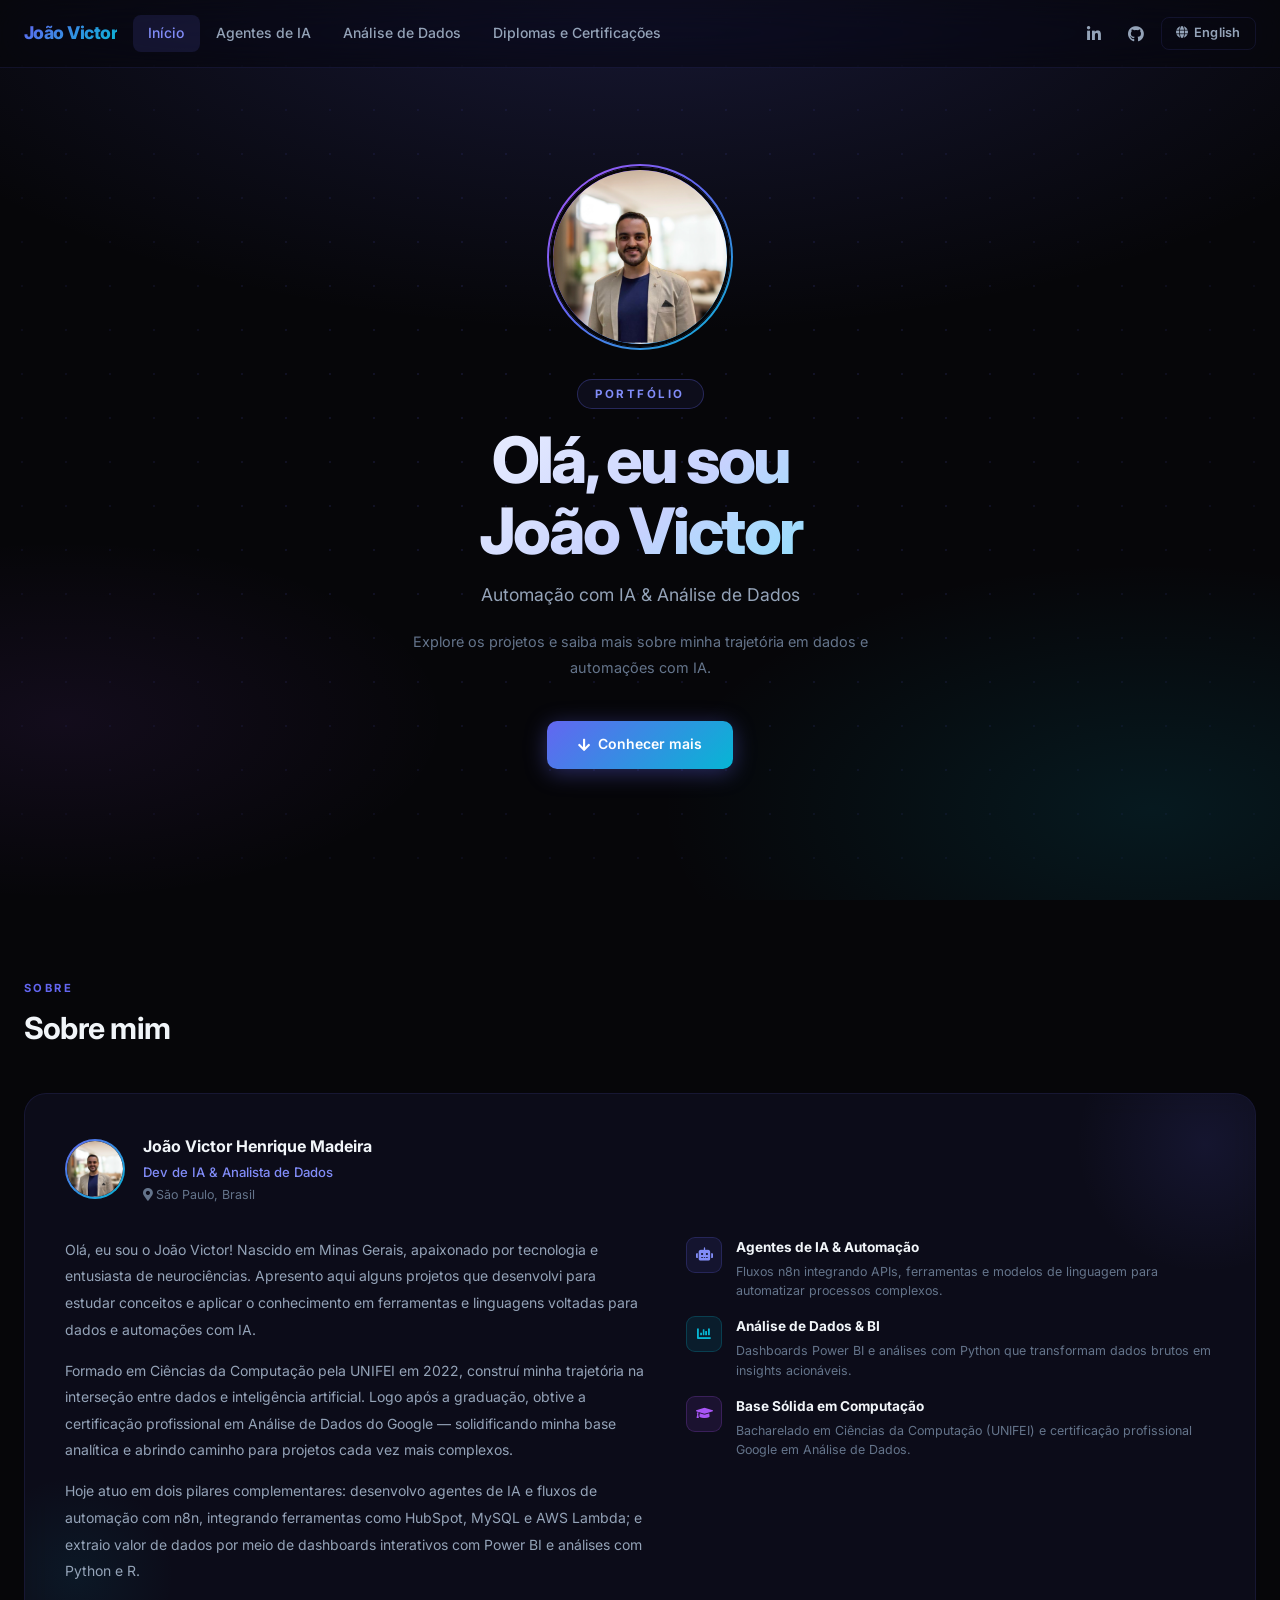
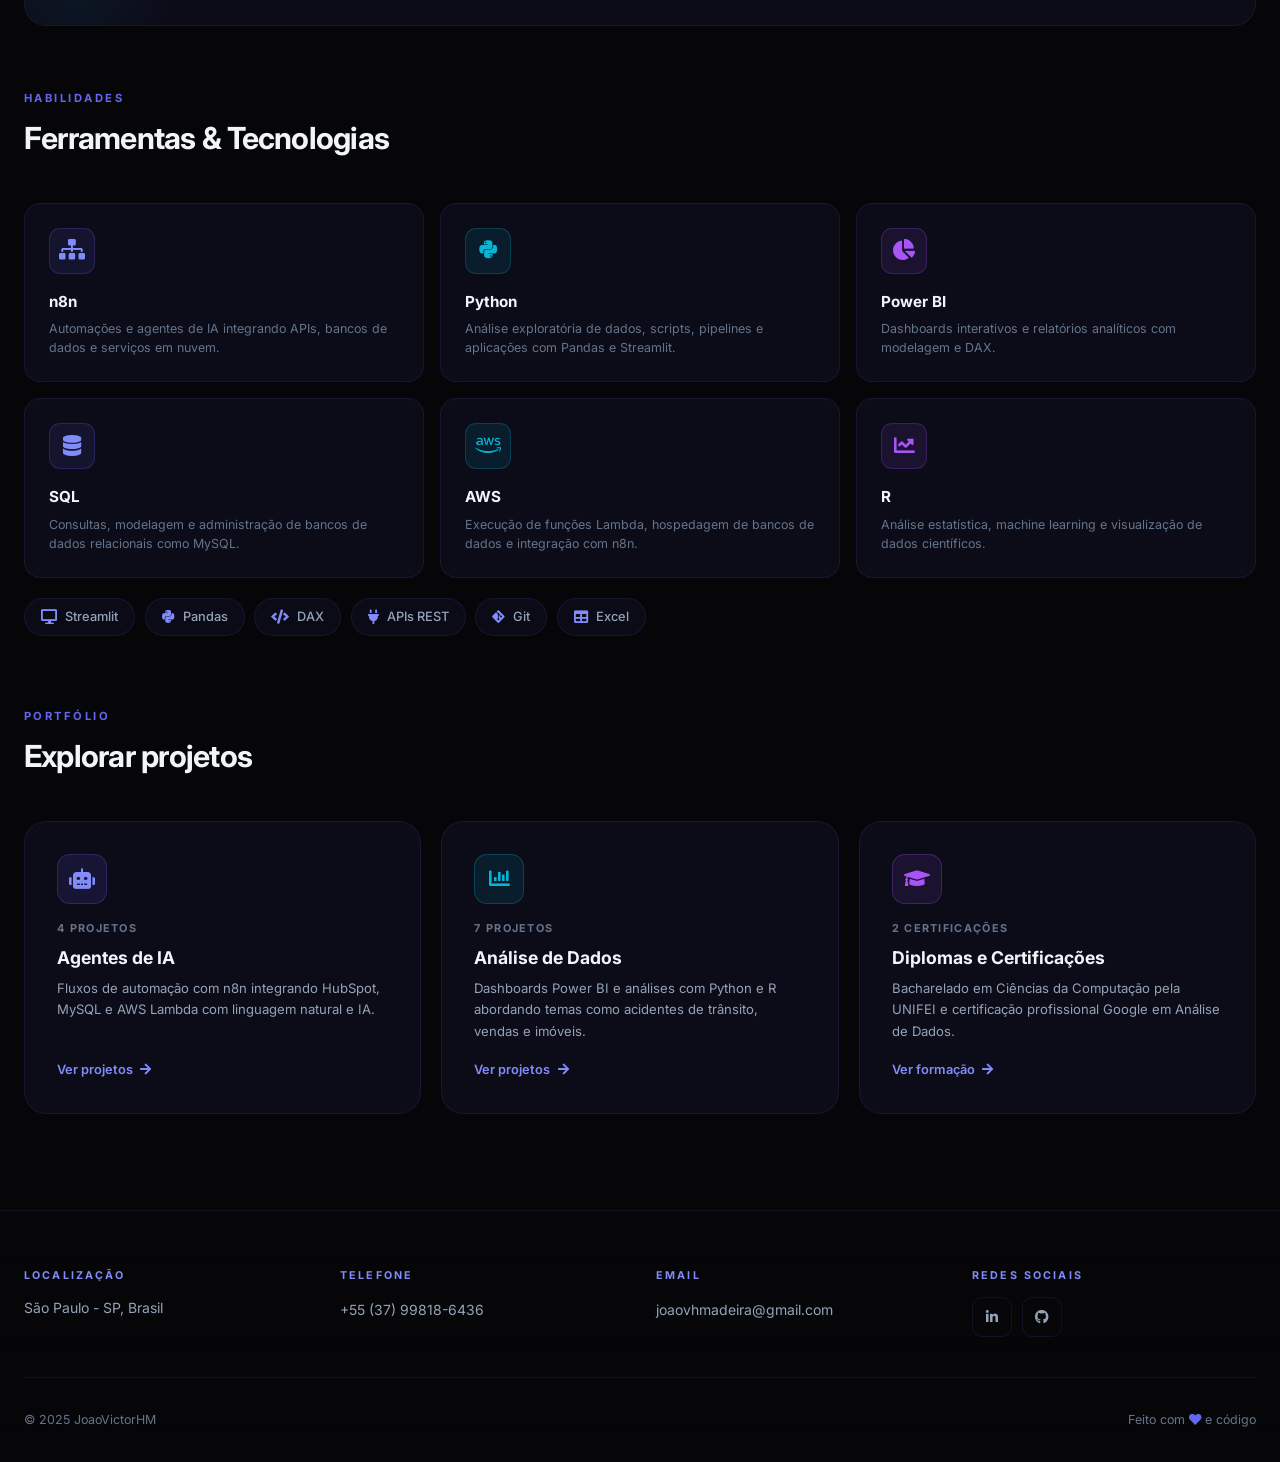
<file: index.html>
﻿<!DOCTYPE html>
<html lang="pt-BR">
<head>
  <meta charset="UTF-8" />
  <meta name="viewport" content="width=device-width, initial-scale=1.0" />
  <title>João Victor — Início</title>
    <link rel="icon" type="image/x-icon" href="images/favicon.ico">
  <link rel="icon" type="image/png" sizes="32x32" href="images/favicon-32.png">
  <link rel="apple-touch-icon" sizes="180x180" href="images/favicon-180.png"><link rel="preconnect" href="https://fonts.googleapis.com">
  <link rel="preconnect" href="https://fonts.gstatic.com" crossorigin>
  <link href="https://fonts.googleapis.com/css2?family=Inter:wght@300;400;500;600;700;800&display=swap" rel="stylesheet">
  <link rel="stylesheet" href="assets/css/fontawesome-all.min.css" />
  <link rel="stylesheet" href="assets/css/style.css" />
</head>
<body>

  <!-- NAVBAR -->
  <nav class="navbar" id="navbar">
    <div class="nav-inner">
      <a href="index.html" class="nav-brand">João Victor</a>
      <ul class="nav-links">
        <li class="active"><a href="index.html">Início</a></li>
        <li><a href="ai_agents.html">Agentes de IA</a></li>
        <li><a href="data_analytics.html">Análise de Dados</a></li>
        <li><a href="degrees.html">Diplomas e Certificações</a></li>
      </ul>
      <div class="nav-actions">
        <a href="https://www.linkedin.com/in/joaovhmadeira/" target="_blank" class="nav-icon" title="LinkedIn">
          <i class="fab fa-linkedin-in"></i>
          <span class="sr-only">LinkedIn</span>
        </a>
        <a href="https://github.com/joaovhmadeira-web" target="_blank" class="nav-icon" title="GitHub">
          <i class="fab fa-github"></i>
          <span class="sr-only">GitHub</span>
        </a>
        <a href="index_en.html" class="nav-lang">
          <i class="fas fa-globe"></i>
          English
        </a>
      </div>
      <button class="nav-toggle" aria-label="Abrir menu">
        <span></span><span></span><span></span>
      </button>
    </div>
  </nav>

  <!-- MOBILE NAV -->
  <div class="nav-mobile" id="navMobile">
    <ul>
      <li class="active"><a href="index.html">Início</a></li>
      <li><a href="ai_agents.html">Agentes de IA</a></li>
      <li><a href="data_analytics.html">Análise de Dados</a></li>
      <li><a href="degrees.html">Diplomas e Certificações</a></li>
    </ul>
    <div class="nav-mobile-divider"></div>
    <div class="nav-mobile-actions">
      <a href="https://www.linkedin.com/in/joaovhmadeira/" target="_blank" class="nav-icon" title="LinkedIn">
        <i class="fab fa-linkedin-in"></i>
      </a>
      <a href="https://github.com/joaovhmadeira-web" target="_blank" class="nav-icon" title="GitHub">
        <i class="fab fa-github"></i>
      </a>
      <a href="index_en.html" class="nav-lang" style="margin-left:auto">
        <i class="fas fa-globe"></i> English
      </a>
    </div>
  </div>

  <!-- HERO -->
  <section class="hero">
    <div class="hero-bg"></div>
    <div class="hero-grid"></div>
    <div class="hero-content">
      <div class="hero-avatar-wrap">
        <div class="hero-avatar-ring"></div>
        <div class="hero-avatar">
          <img src="images/profile-pic.png" alt="João Victor" />
        </div>
      </div>
      <span class="hero-eyebrow">Portfólio</span>
      <h1 class="hero-title">Olá, eu sou<br>João Victor</h1>
      <p class="hero-subtitle">Automação com IA &amp; Análise de Dados</p>
      <p class="hero-desc">
        Explore os projetos e saiba mais sobre minha trajetória em dados e automações com IA.
      </p>
      <a href="#main-content" class="hero-cta">
        <i class="fas fa-arrow-down"></i>
        Conhecer mais
      </a>
    </div>
  </section>

  <!-- MAIN -->
  <main class="main-wrap" id="main-content">

    <!-- ABOUT -->
    <div class="about-section">
      <div class="section-header">
        <p class="section-eyebrow">Sobre</p>
        <h2 class="section-title">Sobre mim</h2>
      </div>
      <div class="about-card">
        <div class="about-header">
          <div class="about-avatar">
            <img src="images/profile-pic.png" alt="João Victor" />
          </div>
          <div>
            <p class="about-name">João Victor Henrique Madeira</p>
            <p class="about-role">Dev de IA &amp; Analista de Dados</p>
            <p class="about-location"><i class="fas fa-map-marker-alt"></i> São Paulo, Brasil</p>
          </div>
        </div>
        <div class="about-body">
          <div class="about-text">
            <p>Olá, eu sou o João Victor! Nascido em Minas Gerais, apaixonado por tecnologia e entusiasta de neurociências. Apresento aqui alguns projetos que desenvolvi para estudar conceitos e aplicar o conhecimento em ferramentas e linguagens voltadas para dados e automações com IA.</p>
            <p>Formado em Ciências da Computação pela UNIFEI em 2022, construí minha trajetória na interseção entre dados e inteligência artificial. Logo após a graduação, obtive a certificação profissional em Análise de Dados do Google — solidificando minha base analítica e abrindo caminho para projetos cada vez mais complexos.</p>
            <p>Hoje atuo em dois pilares complementares: desenvolvo agentes de IA e fluxos de automação com n8n, integrando ferramentas como HubSpot, MySQL e AWS Lambda; e extraio valor de dados por meio de dashboards interativos com Power BI e análises com Python e R.</p>
          </div>
          <div class="about-highlights">
            <div class="about-highlight">
              <div class="about-highlight-icon">
                <i class="fas fa-robot"></i>
              </div>
              <div class="about-highlight-content">
                <h4>Agentes de IA &amp; Automação</h4>
                <p>Fluxos n8n integrando APIs, ferramentas e modelos de linguagem para automatizar processos complexos.</p>
              </div>
            </div>
            <div class="about-highlight">
              <div class="about-highlight-icon cyan">
                <i class="fas fa-chart-bar"></i>
              </div>
              <div class="about-highlight-content">
                <h4>Análise de Dados &amp; BI</h4>
                <p>Dashboards Power BI e análises com Python que transformam dados brutos em insights acionáveis.</p>
              </div>
            </div>
            <div class="about-highlight">
              <div class="about-highlight-icon purple">
                <i class="fas fa-graduation-cap"></i>
              </div>
              <div class="about-highlight-content">
                <h4>Base Sólida em Computação</h4>
                <p>Bacharelado em Ciências da Computação (UNIFEI) e certificação profissional Google em Análise de Dados.</p>
              </div>
            </div>
          </div>
        </div>
      </div>
    </div>

    <!-- SKILLS -->
    <div class="section-header">
      <p class="section-eyebrow">Habilidades</p>
      <h2 class="section-title">Ferramentas &amp; Tecnologias</h2>
    </div>

    <div class="skill-cards-grid">
      <div class="skill-card-big">
        <div class="skill-card-big-icon">
          <i class="fas fa-sitemap"></i>
        </div>
        <p class="skill-card-big-name">n8n</p>
        <p class="skill-card-big-desc">Automações e agentes de IA integrando APIs, bancos de dados e serviços em nuvem.</p>
      </div>
      <div class="skill-card-big">
        <div class="skill-card-big-icon cyan">
          <i class="fab fa-python"></i>
        </div>
        <p class="skill-card-big-name">Python</p>
        <p class="skill-card-big-desc">Análise exploratória de dados, scripts, pipelines e aplicações com Pandas e Streamlit.</p>
      </div>
      <div class="skill-card-big">
        <div class="skill-card-big-icon purple">
          <i class="fas fa-chart-pie"></i>
        </div>
        <p class="skill-card-big-name">Power BI</p>
        <p class="skill-card-big-desc">Dashboards interativos e relatórios analíticos com modelagem e DAX.</p>
      </div>
      <div class="skill-card-big">
        <div class="skill-card-big-icon">
          <i class="fas fa-database"></i>
        </div>
        <p class="skill-card-big-name">SQL</p>
        <p class="skill-card-big-desc">Consultas, modelagem e administração de bancos de dados relacionais como MySQL.</p>
      </div>
      <div class="skill-card-big">
        <div class="skill-card-big-icon cyan">
          <i class="fab fa-aws"></i>
        </div>
        <p class="skill-card-big-name">AWS</p>
        <p class="skill-card-big-desc">Execução de funções Lambda, hospedagem de bancos de dados e integração com n8n.</p>
      </div>
      <div class="skill-card-big">
        <div class="skill-card-big-icon purple">
          <i class="fas fa-chart-line"></i>
        </div>
        <p class="skill-card-big-name">R</p>
        <p class="skill-card-big-desc">Análise estatística, machine learning e visualização de dados científicos.</p>
      </div>
    </div>

    <div class="skills-chips" style="margin-bottom: 4.5rem">
      <span class="skill-chip"><i class="fas fa-desktop"></i> Streamlit</span>
      <span class="skill-chip"><i class="fab fa-python"></i> Pandas</span>
      <span class="skill-chip"><i class="fas fa-code"></i> DAX</span>
      <span class="skill-chip"><i class="fas fa-plug"></i> APIs REST</span>
      <span class="skill-chip"><i class="fab fa-git-alt"></i> Git</span>
      <span class="skill-chip"><i class="fas fa-table"></i> Excel</span>
    </div>

    <!-- SECTION NAVIGATION -->
    <div class="section-header">
      <p class="section-eyebrow">Portfólio</p>
      <h2 class="section-title">Explorar projetos</h2>
    </div>

    <div class="section-links-grid">
      <a href="ai_agents.html" class="section-link-card">
        <div class="section-link-icon indigo">
          <i class="fas fa-robot"></i>
        </div>
        <span class="section-link-count">4 projetos</span>
        <p class="section-link-title">Agentes de IA</p>
        <p class="section-link-desc">Fluxos de automação com n8n integrando HubSpot, MySQL e AWS Lambda com linguagem natural e IA.</p>
        <span class="section-link-arrow">
          Ver projetos <i class="fas fa-arrow-right"></i>
        </span>
      </a>

      <a href="data_analytics.html" class="section-link-card">
        <div class="section-link-icon cyan">
          <i class="fas fa-chart-bar"></i>
        </div>
        <span class="section-link-count">7 projetos</span>
        <p class="section-link-title">Análise de Dados</p>
        <p class="section-link-desc">Dashboards Power BI e análises com Python e R abordando temas como acidentes de trânsito, vendas e imóveis.</p>
        <span class="section-link-arrow">
          Ver projetos <i class="fas fa-arrow-right"></i>
        </span>
      </a>

      <a href="degrees.html" class="section-link-card">
        <div class="section-link-icon purple">
          <i class="fas fa-graduation-cap"></i>
        </div>
        <span class="section-link-count">2 certificações</span>
        <p class="section-link-title">Diplomas e Certificações</p>
        <p class="section-link-desc">Bacharelado em Ciências da Computação pela UNIFEI e certificação profissional Google em Análise de Dados.</p>
        <span class="section-link-arrow">
          Ver formação <i class="fas fa-arrow-right"></i>
        </span>
      </a>
    </div>

  </main>

  <!-- FOOTER -->
  <footer>
    <div class="footer-inner">
      <div class="footer-grid">
        <div class="footer-col">
          <h4>Localização</h4>
          <p>São Paulo - SP, Brasil</p>
        </div>
        <div class="footer-col">
          <h4>Telefone</h4>
          <a href="tel:+5537998186436">+55 (37) 99818-6436</a>
        </div>
        <div class="footer-col">
          <h4>Email</h4>
          <a href="https://mail.google.com/mail/?view=cm&fs=1&to=joaovhmadeira@gmail.com" target="_blank">
            joaovhmadeira@gmail.com
          </a>
        </div>
        <div class="footer-col">
          <h4>Redes Sociais</h4>
          <div class="footer-social">
            <a href="https://www.linkedin.com/in/joaovhmadeira/" target="_blank" class="footer-social-btn" title="LinkedIn">
              <i class="fab fa-linkedin-in"></i>
            </a>
            <a href="https://github.com/joaovhmadeira-web" target="_blank" class="footer-social-btn" title="GitHub">
              <i class="fab fa-github"></i>
            </a>
          </div>
        </div>
      </div>
      <div class="footer-bottom">
        <span>&copy; 2025 JoaoVictorHM</span>
        <span>Feito com <i class="fas fa-heart" style="color:var(--indigo)"></i> e código</span>
      </div>
    </div>
  </footer>

  <script src="assets/js/main.js"></script>
</body>
</html>
</file>
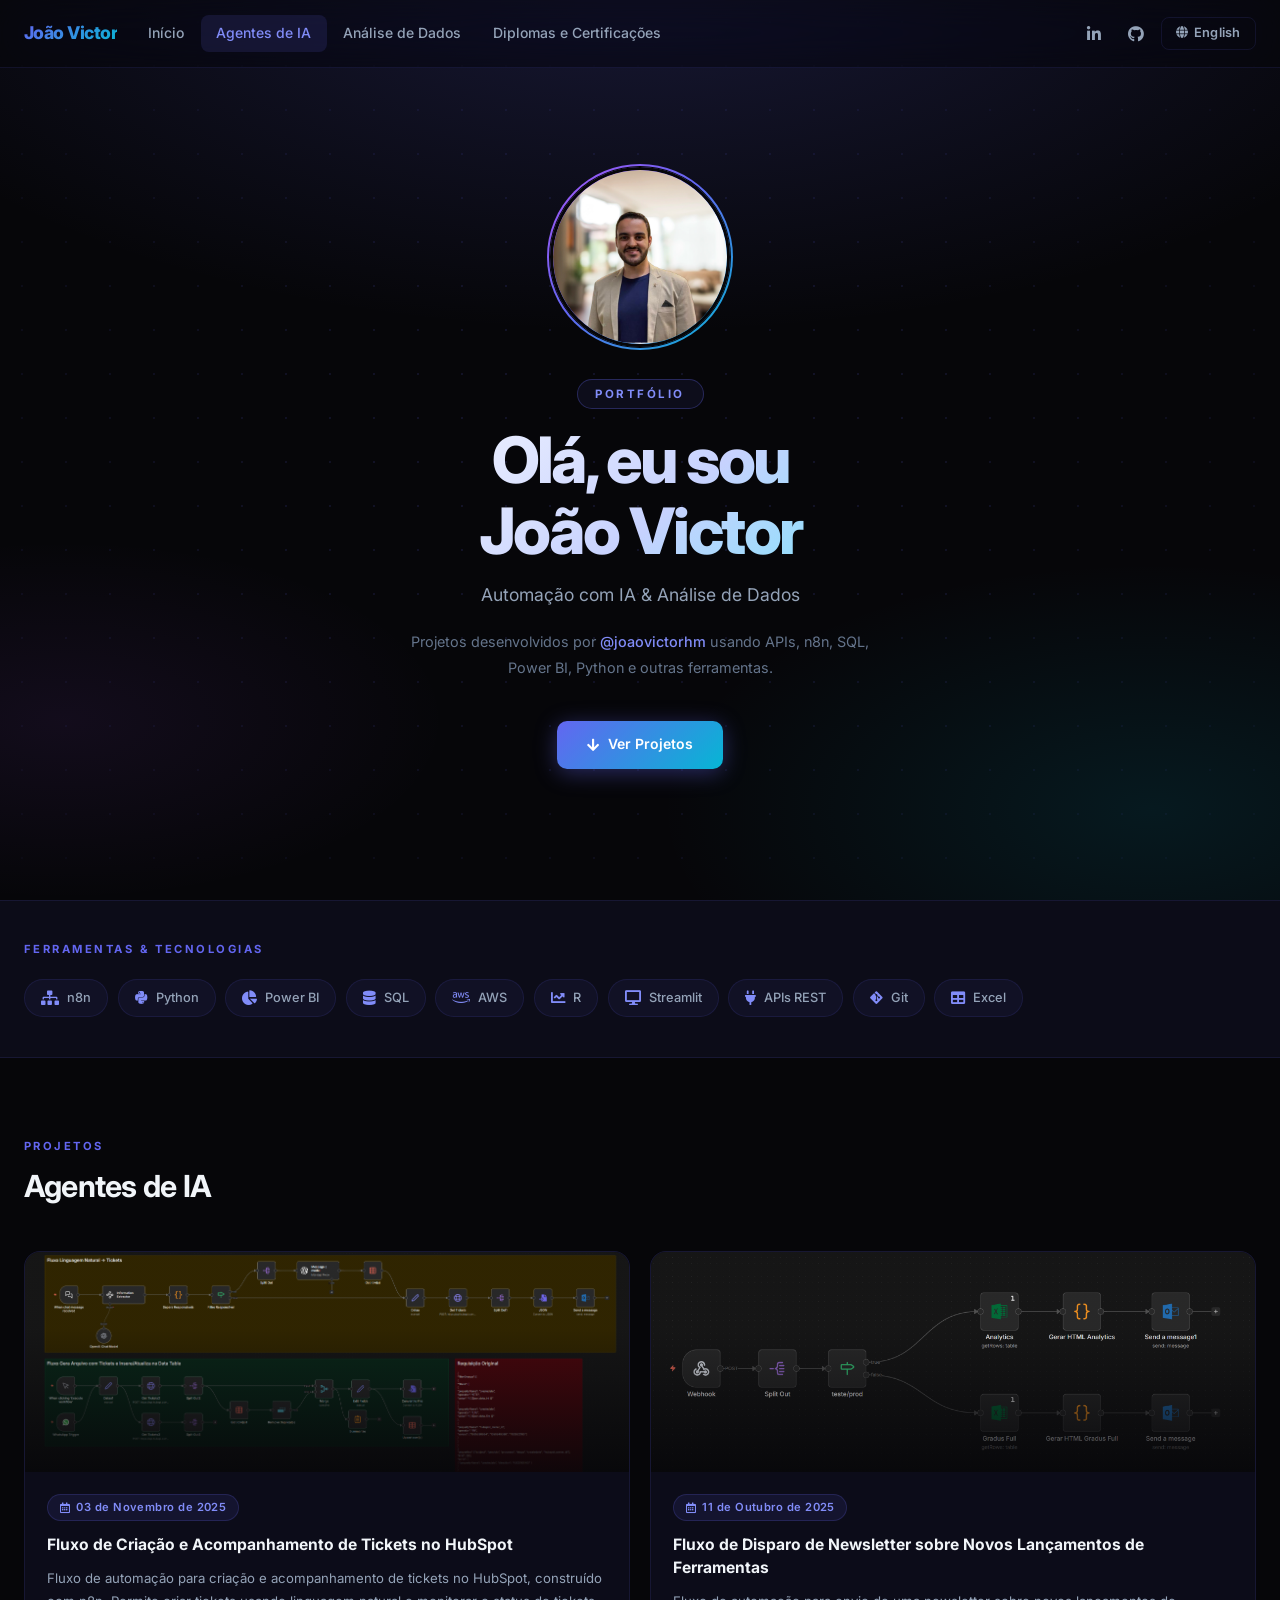
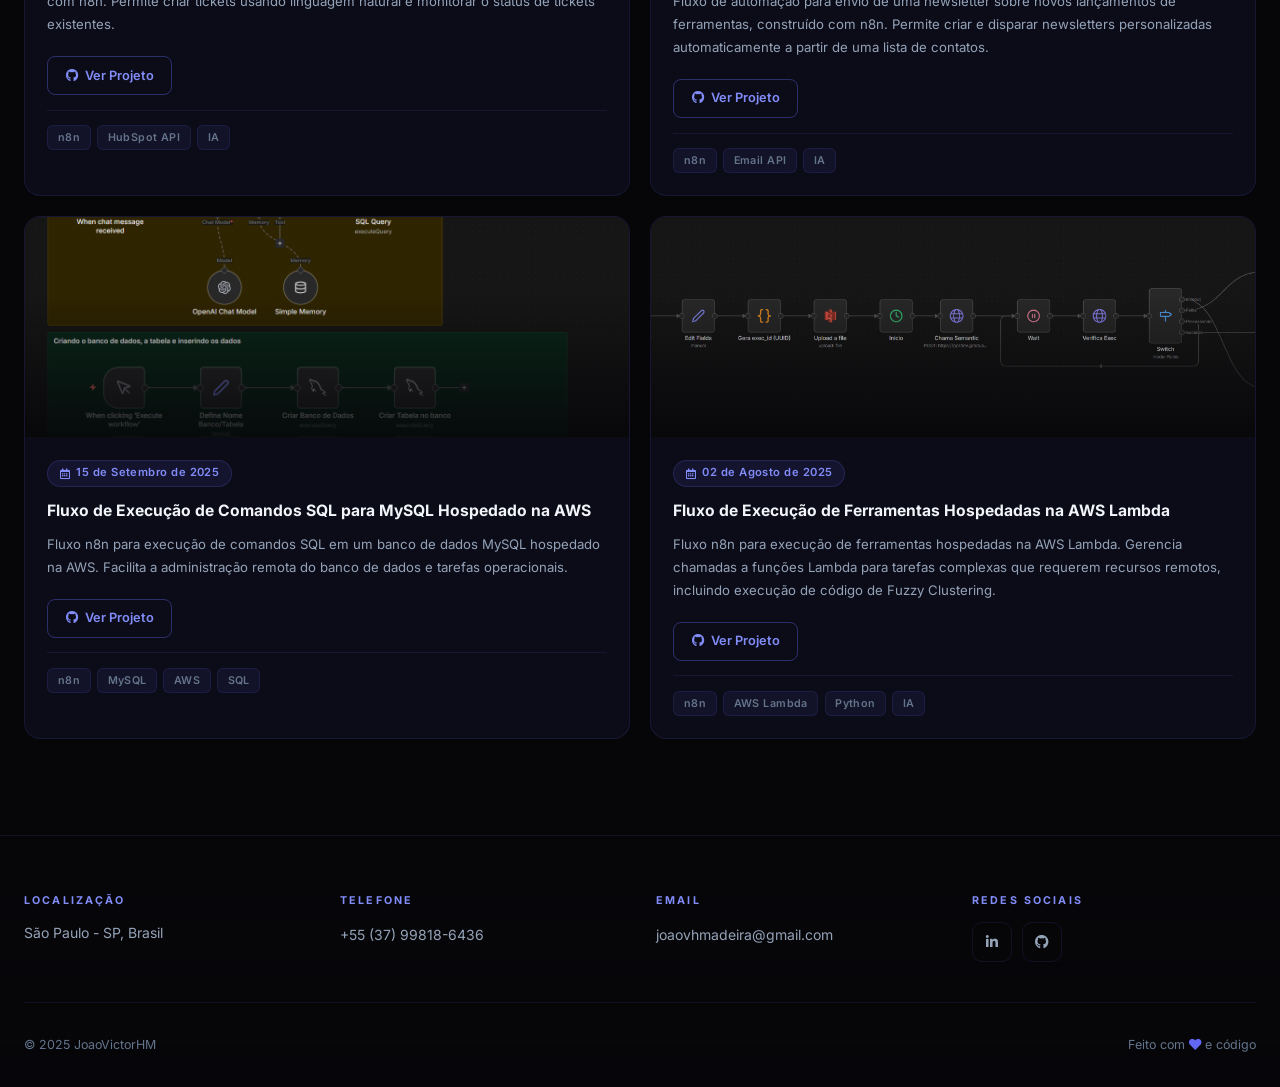
<file: ai_agents.html>
﻿<!DOCTYPE html>
<html lang="pt-BR">
<head>
  <meta charset="UTF-8" />
  <meta name="viewport" content="width=device-width, initial-scale=1.0" />
  <title>João Victor — Agentes de IA</title>
    <link rel="icon" type="image/x-icon" href="images/favicon.ico">
  <link rel="icon" type="image/png" sizes="32x32" href="images/favicon-32.png">
  <link rel="apple-touch-icon" sizes="180x180" href="images/favicon-180.png"><link rel="preconnect" href="https://fonts.googleapis.com">
  <link rel="preconnect" href="https://fonts.gstatic.com" crossorigin>
  <link href="https://fonts.googleapis.com/css2?family=Inter:wght@300;400;500;600;700;800&display=swap" rel="stylesheet">
  <link rel="stylesheet" href="assets/css/fontawesome-all.min.css" />
  <link rel="stylesheet" href="assets/css/style.css" />
</head>
<body>

  <!-- NAVBAR -->
  <nav class="navbar" id="navbar">
    <div class="nav-inner">
      <a href="index.html" class="nav-brand">João Victor</a>
      <ul class="nav-links">
        <li><a href="index.html">Início</a></li>
        <li class="active"><a href="ai_agents.html">Agentes de IA</a></li>
        <li><a href="data_analytics.html">Análise de Dados</a></li>
        <li><a href="degrees.html">Diplomas e Certificações</a></li>
      </ul>
      <div class="nav-actions">
        <a href="https://www.linkedin.com/in/joaovhmadeira/" target="_blank" class="nav-icon" title="LinkedIn">
          <i class="fab fa-linkedin-in"></i>
          <span class="sr-only">LinkedIn</span>
        </a>
        <a href="https://github.com/joaovhmadeira-web" target="_blank" class="nav-icon" title="GitHub">
          <i class="fab fa-github"></i>
          <span class="sr-only">GitHub</span>
        </a>
        <a href="ai_agents_en.html" class="nav-lang">
          <i class="fas fa-globe"></i>
          English
        </a>
      </div>
      <button class="nav-toggle" aria-label="Abrir menu">
        <span></span><span></span><span></span>
      </button>
    </div>
  </nav>

  <!-- MOBILE NAV -->
  <div class="nav-mobile" id="navMobile">
    <ul>
      <li><a href="index.html">Início</a></li>
      <li class="active"><a href="ai_agents.html">Agentes de IA</a></li>
      <li><a href="data_analytics.html">Análise de Dados</a></li>
      <li><a href="degrees.html">Diplomas e Certificações</a></li>
    </ul>
    <div class="nav-mobile-divider"></div>
    <div class="nav-mobile-actions">
      <a href="https://www.linkedin.com/in/joaovhmadeira/" target="_blank" class="nav-icon" title="LinkedIn">
        <i class="fab fa-linkedin-in"></i>
      </a>
      <a href="https://github.com/joaovhmadeira-web" target="_blank" class="nav-icon" title="GitHub">
        <i class="fab fa-github"></i>
      </a>
      <a href="ai_agents_en.html" class="nav-lang" style="margin-left:auto">
        <i class="fas fa-globe"></i> English
      </a>
    </div>
  </div>

  <!-- HERO -->
  <section class="hero">
    <div class="hero-bg"></div>
    <div class="hero-grid"></div>
    <div class="hero-content">
      <div class="hero-avatar-wrap">
        <div class="hero-avatar-ring"></div>
        <div class="hero-avatar">
          <img src="images/profile-pic.png" alt="João Victor" />
        </div>
      </div>
      <span class="hero-eyebrow">Portfólio</span>
      <h1 class="hero-title">Olá, eu sou<br>João Victor</h1>
      <p class="hero-subtitle">Automação com IA &amp; Análise de Dados</p>
      <p class="hero-desc">
        Projetos desenvolvidos por
        <a href="https://www.linkedin.com/in/joaovhmadeira/" target="_blank">@joaovictorhm</a>
        usando APIs, n8n, SQL, Power BI, Python e outras ferramentas.
      </p>
      <a href="#main-content" class="hero-cta">
        <i class="fas fa-arrow-down"></i>
        Ver Projetos
      </a>
    </div>
  </section>

  <!-- SKILLS -->
  <section class="skills-section">
    <div class="skills-inner">
      <div class="skills-header">
        <p class="section-eyebrow">Ferramentas &amp; Tecnologias</p>
      </div>
      <div class="skills-chips">
        <span class="skill-chip"><i class="fas fa-sitemap"></i> n8n</span>
        <span class="skill-chip"><i class="fab fa-python"></i> Python</span>
        <span class="skill-chip"><i class="fas fa-chart-pie"></i> Power BI</span>
        <span class="skill-chip"><i class="fas fa-database"></i> SQL</span>
        <span class="skill-chip"><i class="fab fa-aws"></i> AWS</span>
        <span class="skill-chip"><i class="fas fa-chart-line"></i> R</span>
        <span class="skill-chip"><i class="fas fa-desktop"></i> Streamlit</span>
        <span class="skill-chip"><i class="fas fa-plug"></i> APIs REST</span>
        <span class="skill-chip"><i class="fab fa-git-alt"></i> Git</span>
        <span class="skill-chip"><i class="fas fa-table"></i> Excel</span>
      </div>
    </div>
  </section>

  <!-- MAIN -->
  <main class="main-wrap" id="main-content">

    <div class="section-header">
      <p class="section-eyebrow">Projetos</p>
      <h2 class="section-title">Agentes de IA</h2>
    </div>

    <div class="cards-grid">

      <article class="card">
        <a href="https://github.com/joaovhmadeira-web/N8N-Workflows/blob/main/hubspot.json" target="_blank" class="card-thumb">
          <img src="images/hubspot.png" alt="HubSpot Workflow" />
          <div class="card-thumb-overlay"></div>
        </a>
        <div class="card-body">
          <span class="card-date">
            <i class="far fa-calendar-alt"></i>
            03 de Novembro de 2025
          </span>
          <h3 class="card-title">
            <a href="https://github.com/joaovhmadeira-web/N8N-Workflows/blob/main/hubspot.json" target="_blank">
              Fluxo de Criação e Acompanhamento de Tickets no HubSpot
            </a>
          </h3>
          <p class="card-desc">
            Fluxo de automação para criação e acompanhamento de tickets no HubSpot, construído com n8n. Permite criar tickets usando linguagem natural e monitorar o status de tickets existentes.
          </p>
          <a href="https://github.com/joaovhmadeira-web/N8N-Workflows/blob/main/hubspot.json" target="_blank" class="btn">
            <i class="fab fa-github"></i>
            Ver Projeto
          </a>
          <div class="card-tags">
            <span class="card-tag">n8n</span>
            <span class="card-tag">HubSpot API</span>
            <span class="card-tag">IA</span>
          </div>
        </div>
      </article>

      <article class="card">
        <a href="https://github.com/joaovhmadeira-web/N8N-Workflows/blob/main/newsletter.json" target="_blank" class="card-thumb">
          <img src="images/newsletter.png" alt="Newsletter Workflow" />
          <div class="card-thumb-overlay"></div>
        </a>
        <div class="card-body">
          <span class="card-date">
            <i class="far fa-calendar-alt"></i>
            11 de Outubro de 2025
          </span>
          <h3 class="card-title">
            <a href="https://github.com/joaovhmadeira-web/N8N-Workflows/blob/main/newsletter.json" target="_blank">
              Fluxo de Disparo de Newsletter sobre Novos Lançamentos de Ferramentas
            </a>
          </h3>
          <p class="card-desc">
            Fluxo de automação para envio de uma newsletter sobre novos lançamentos de ferramentas, construído com n8n. Permite criar e disparar newsletters personalizadas automaticamente a partir de uma lista de contatos.
          </p>
          <a href="https://github.com/joaovhmadeira-web/N8N-Workflows/blob/main/newsletter.json" target="_blank" class="btn">
            <i class="fab fa-github"></i>
            Ver Projeto
          </a>
          <div class="card-tags">
            <span class="card-tag">n8n</span>
            <span class="card-tag">Email API</span>
            <span class="card-tag">IA</span>
          </div>
        </div>
      </article>

      <article class="card">
        <a href="https://github.com/joaovhmadeira-web/N8N-Workflows/blob/main/mysql.json" target="_blank" class="card-thumb">
          <img src="images/mysql.png" alt="MySQL AWS Workflow" />
          <div class="card-thumb-overlay"></div>
        </a>
        <div class="card-body">
          <span class="card-date">
            <i class="far fa-calendar-alt"></i>
            15 de Setembro de 2025
          </span>
          <h3 class="card-title">
            <a href="https://github.com/joaovhmadeira-web/N8N-Workflows/blob/main/mysql.json" target="_blank">
              Fluxo de Execução de Comandos SQL para MySQL Hospedado na AWS
            </a>
          </h3>
          <p class="card-desc">
            Fluxo n8n para execução de comandos SQL em um banco de dados MySQL hospedado na AWS. Facilita a administração remota do banco de dados e tarefas operacionais.
          </p>
          <a href="https://github.com/joaovhmadeira-web/N8N-Workflows/blob/main/mysql.json" target="_blank" class="btn">
            <i class="fab fa-github"></i>
            Ver Projeto
          </a>
          <div class="card-tags">
            <span class="card-tag">n8n</span>
            <span class="card-tag">MySQL</span>
            <span class="card-tag">AWS</span>
            <span class="card-tag">SQL</span>
          </div>
        </div>
      </article>

      <article class="card">
        <a href="https://github.com/joaovhmadeira-web/N8N-Workflows/blob/main/ppr_tool_calling.json" target="_blank" class="card-thumb">
          <img src="images/ppr_tool_calling.png" alt="AWS Lambda Workflow" />
          <div class="card-thumb-overlay"></div>
        </a>
        <div class="card-body">
          <span class="card-date">
            <i class="far fa-calendar-alt"></i>
            02 de Agosto de 2025
          </span>
          <h3 class="card-title">
            <a href="https://github.com/joaovhmadeira-web/N8N-Workflows/blob/main/ppr_tool_calling.json" target="_blank">
              Fluxo de Execução de Ferramentas Hospedadas na AWS Lambda
            </a>
          </h3>
          <p class="card-desc">
            Fluxo n8n para execução de ferramentas hospedadas na AWS Lambda. Gerencia chamadas a funções Lambda para tarefas complexas que requerem recursos remotos, incluindo execução de código de Fuzzy Clustering.
          </p>
          <a href="https://github.com/joaovhmadeira-web/N8N-Workflows/blob/main/ppr_tool_calling.json" target="_blank" class="btn">
            <i class="fab fa-github"></i>
            Ver Projeto
          </a>
          <div class="card-tags">
            <span class="card-tag">n8n</span>
            <span class="card-tag">AWS Lambda</span>
            <span class="card-tag">Python</span>
            <span class="card-tag">IA</span>
          </div>
        </div>
      </article>

    </div>
  </main>

  <!-- FOOTER -->
  <footer>
    <div class="footer-inner">
      <div class="footer-grid">
        <div class="footer-col">
          <h4>Localização</h4>
          <p>São Paulo - SP, Brasil</p>
        </div>
        <div class="footer-col">
          <h4>Telefone</h4>
          <a href="tel:+5537998186436">+55 (37) 99818-6436</a>
        </div>
        <div class="footer-col">
          <h4>Email</h4>
          <a href="https://mail.google.com/mail/?view=cm&fs=1&to=joaovhmadeira@gmail.com" target="_blank">
            joaovhmadeira@gmail.com
          </a>
        </div>
        <div class="footer-col">
          <h4>Redes Sociais</h4>
          <div class="footer-social">
            <a href="https://www.linkedin.com/in/joaovhmadeira/" target="_blank" class="footer-social-btn" title="LinkedIn">
              <i class="fab fa-linkedin-in"></i>
            </a>
            <a href="https://github.com/joaovhmadeira-web" target="_blank" class="footer-social-btn" title="GitHub">
              <i class="fab fa-github"></i>
            </a>
          </div>
        </div>
      </div>
      <div class="footer-bottom">
        <span>&copy; 2025 JoaoVictorHM</span>
        <span>Feito com <i class="fas fa-heart" style="color:var(--indigo)"></i> e código</span>
      </div>
    </div>
  </footer>

  <script src="assets/js/main.js"></script>
</body>
</html>
</file>
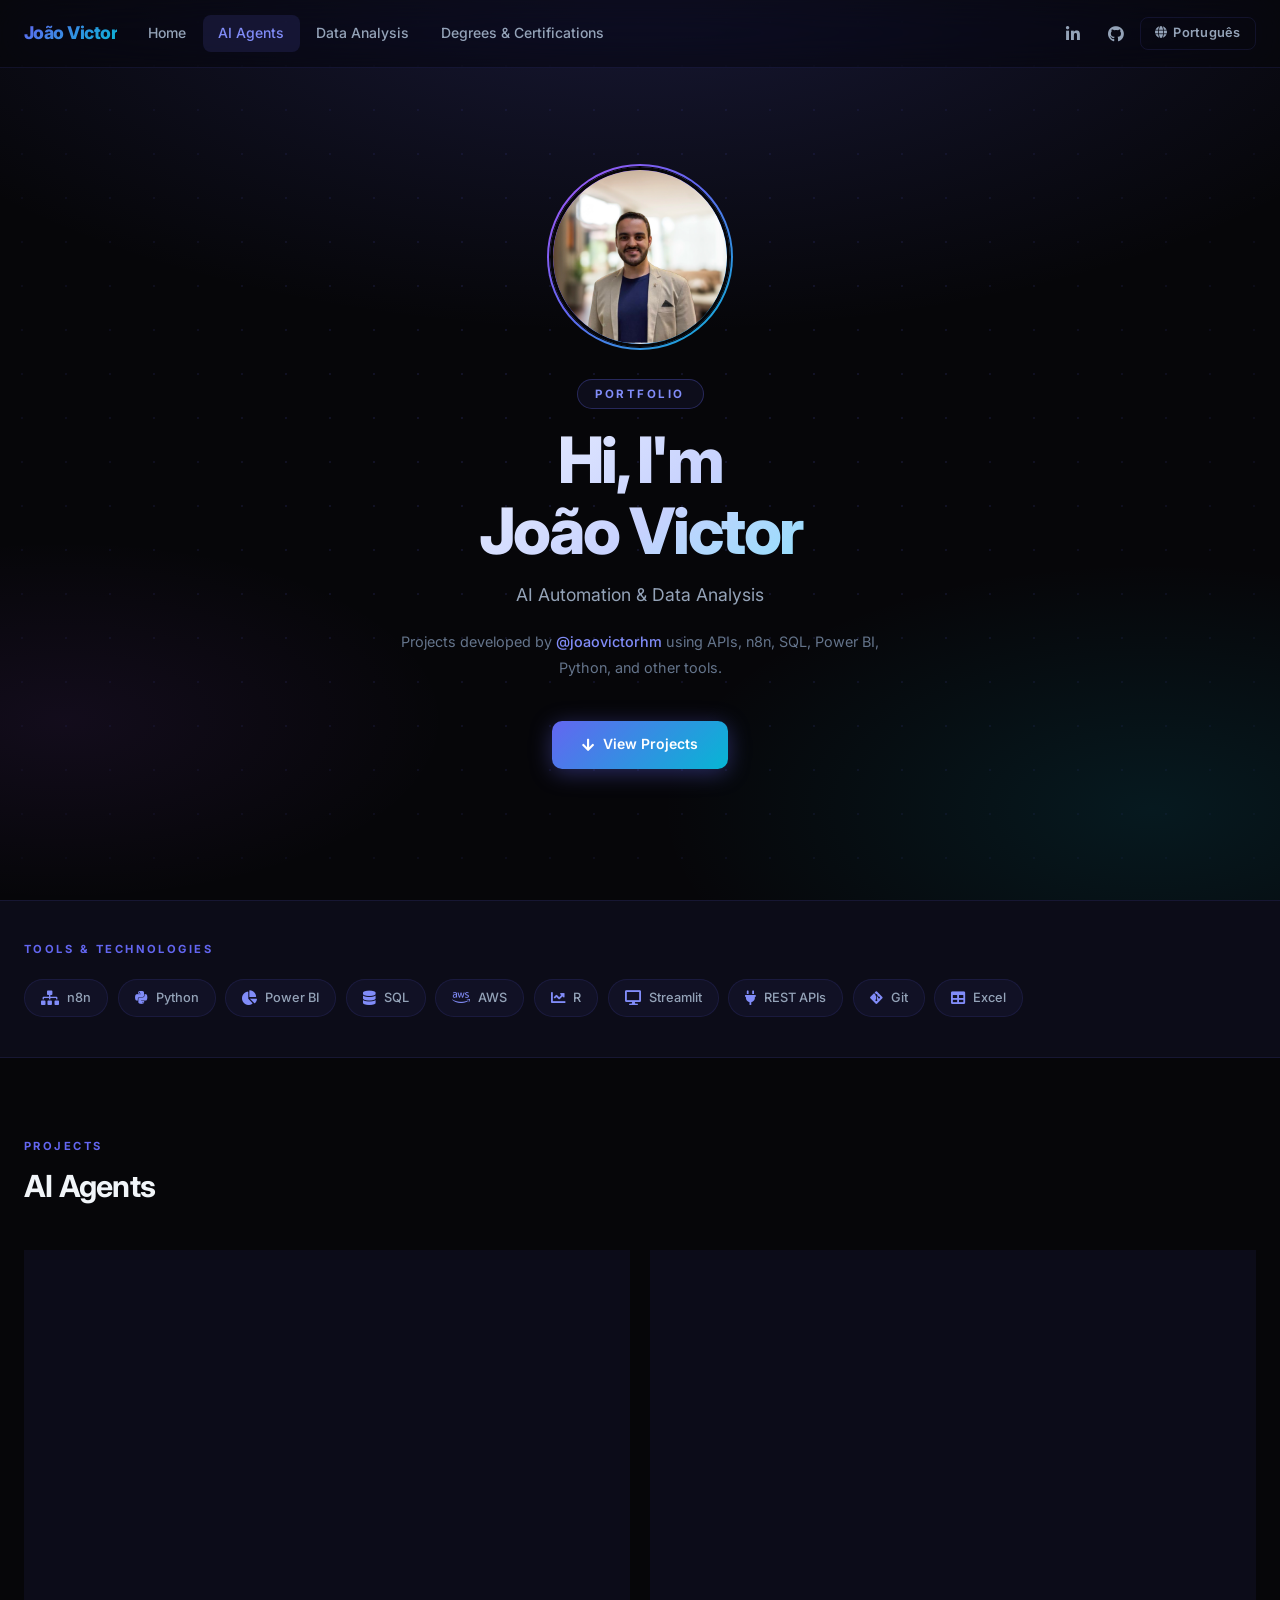
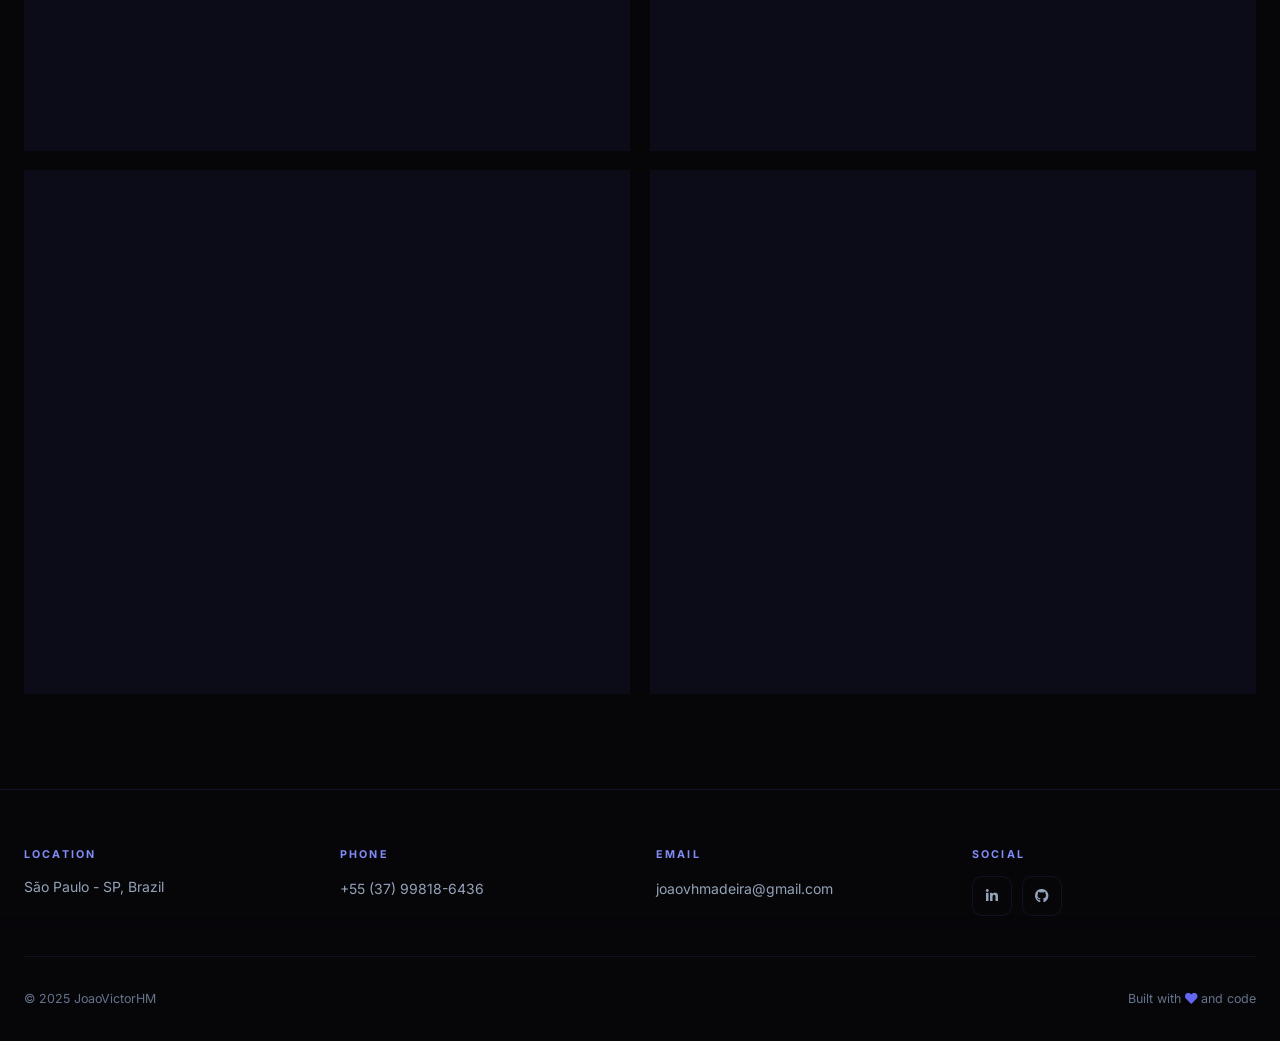
<file: ai_agents_en.html>
﻿<!DOCTYPE html>
<html lang="en">
<head>
  <meta charset="UTF-8" />
  <meta name="viewport" content="width=device-width, initial-scale=1.0" />
  <title>João Victor — AI Agents</title>
    <link rel="icon" type="image/x-icon" href="images/favicon.ico">
  <link rel="icon" type="image/png" sizes="32x32" href="images/favicon-32.png">
  <link rel="apple-touch-icon" sizes="180x180" href="images/favicon-180.png"><link rel="preconnect" href="https://fonts.googleapis.com">
  <link rel="preconnect" href="https://fonts.gstatic.com" crossorigin>
  <link href="https://fonts.googleapis.com/css2?family=Inter:wght@300;400;500;600;700;800&display=swap" rel="stylesheet">
  <link rel="stylesheet" href="assets/css/fontawesome-all.min.css" />
  <link rel="stylesheet" href="assets/css/style.css" />
</head>
<body>

  <!-- NAVBAR -->
  <nav class="navbar" id="navbar">
    <div class="nav-inner">
      <a href="index_en.html" class="nav-brand">João Victor</a>
      <ul class="nav-links">
        <li><a href="index_en.html">Home</a></li>
        <li class="active"><a href="ai_agents_en.html">AI Agents</a></li>
        <li><a href="data_analytics_en.html">Data Analysis</a></li>
        <li><a href="degrees_en.html">Degrees &amp; Certifications</a></li>
      </ul>
      <div class="nav-actions">
        <a href="https://www.linkedin.com/in/joaovhmadeira/" target="_blank" class="nav-icon" title="LinkedIn">
          <i class="fab fa-linkedin-in"></i>
          <span class="sr-only">LinkedIn</span>
        </a>
        <a href="https://github.com/joaovhmadeira-web" target="_blank" class="nav-icon" title="GitHub">
          <i class="fab fa-github"></i>
          <span class="sr-only">GitHub</span>
        </a>
        <a href="ai_agents.html" class="nav-lang">
          <i class="fas fa-globe"></i>
          Português
        </a>
      </div>
      <button class="nav-toggle" aria-label="Open menu">
        <span></span><span></span><span></span>
      </button>
    </div>
  </nav>

  <!-- MOBILE NAV -->
  <div class="nav-mobile" id="navMobile">
    <ul>
      <li><a href="index_en.html">Home</a></li>
      <li class="active"><a href="ai_agents_en.html">AI Agents</a></li>
      <li><a href="data_analytics_en.html">Data Analysis</a></li>
      <li><a href="degrees_en.html">Degrees &amp; Certifications</a></li>
    </ul>
    <div class="nav-mobile-divider"></div>
    <div class="nav-mobile-actions">
      <a href="https://www.linkedin.com/in/joaovhmadeira/" target="_blank" class="nav-icon" title="LinkedIn">
        <i class="fab fa-linkedin-in"></i>
      </a>
      <a href="https://github.com/joaovhmadeira-web" target="_blank" class="nav-icon" title="GitHub">
        <i class="fab fa-github"></i>
      </a>
      <a href="ai_agents.html" class="nav-lang" style="margin-left:auto">
        <i class="fas fa-globe"></i> Português
      </a>
    </div>
  </div>

  <!-- HERO -->
  <section class="hero">
    <div class="hero-bg"></div>
    <div class="hero-grid"></div>
    <div class="hero-content">
      <div class="hero-avatar-wrap">
        <div class="hero-avatar-ring"></div>
        <div class="hero-avatar">
          <img src="images/profile-pic.png" alt="João Victor" />
        </div>
      </div>
      <span class="hero-eyebrow">Portfolio</span>
      <h1 class="hero-title">Hi, I'm<br>João Victor</h1>
      <p class="hero-subtitle">AI Automation &amp; Data Analysis</p>
      <p class="hero-desc">
        Projects developed by
        <a href="https://www.linkedin.com/in/joaovhmadeira/" target="_blank">@joaovictorhm</a>
        using APIs, n8n, SQL, Power BI, Python, and other tools.
      </p>
      <a href="#main-content" class="hero-cta">
        <i class="fas fa-arrow-down"></i>
        View Projects
      </a>
    </div>
  </section>

  <!-- SKILLS -->
  <section class="skills-section">
    <div class="skills-inner">
      <div class="skills-header">
        <p class="section-eyebrow">Tools &amp; Technologies</p>
      </div>
      <div class="skills-chips">
        <span class="skill-chip"><i class="fas fa-sitemap"></i> n8n</span>
        <span class="skill-chip"><i class="fab fa-python"></i> Python</span>
        <span class="skill-chip"><i class="fas fa-chart-pie"></i> Power BI</span>
        <span class="skill-chip"><i class="fas fa-database"></i> SQL</span>
        <span class="skill-chip"><i class="fab fa-aws"></i> AWS</span>
        <span class="skill-chip"><i class="fas fa-chart-line"></i> R</span>
        <span class="skill-chip"><i class="fas fa-desktop"></i> Streamlit</span>
        <span class="skill-chip"><i class="fas fa-plug"></i> REST APIs</span>
        <span class="skill-chip"><i class="fab fa-git-alt"></i> Git</span>
        <span class="skill-chip"><i class="fas fa-table"></i> Excel</span>
      </div>
    </div>
  </section>

  <!-- MAIN -->
  <main class="main-wrap" id="main-content">

    <div class="section-header">
      <p class="section-eyebrow">Projects</p>
      <h2 class="section-title">AI Agents</h2>
    </div>

    <div class="cards-grid">

      <article class="card">
        <a href="https://github.com/joaovhmadeira-web/N8N-Workflows/blob/main/hubspot.json" target="_blank" class="card-thumb">
          <img src="images/hubspot.png" alt="HubSpot Workflow" />
          <div class="card-thumb-overlay"></div>
        </a>
        <div class="card-body">
          <span class="card-date">
            <i class="far fa-calendar-alt"></i>
            November 03, 2025
          </span>
          <h3 class="card-title">
            <a href="https://github.com/joaovhmadeira-web/N8N-Workflows/blob/main/hubspot.json" target="_blank">
              HubSpot Ticket Creation and Tracking Workflow
            </a>
          </h3>
          <p class="card-desc">
            Automation workflow for creating and tracking tickets in HubSpot, built with n8n. Allows ticket creation using natural language and monitoring the status of existing tickets.
          </p>
          <a href="https://github.com/joaovhmadeira-web/N8N-Workflows/blob/main/hubspot.json" target="_blank" class="btn">
            <i class="fab fa-github"></i>
            View Project
          </a>
          <div class="card-tags">
            <span class="card-tag">n8n</span>
            <span class="card-tag">HubSpot API</span>
            <span class="card-tag">AI</span>
          </div>
        </div>
      </article>

      <article class="card">
        <a href="https://github.com/joaovhmadeira-web/N8N-Workflows/blob/main/newsletter.json" target="_blank" class="card-thumb">
          <img src="images/newsletter.png" alt="Newsletter Workflow" />
          <div class="card-thumb-overlay"></div>
        </a>
        <div class="card-body">
          <span class="card-date">
            <i class="far fa-calendar-alt"></i>
            October 11, 2025
          </span>
          <h3 class="card-title">
            <a href="https://github.com/joaovhmadeira-web/N8N-Workflows/blob/main/newsletter.json" target="_blank">
              New Tools Release Newsletter Dispatch Workflow
            </a>
          </h3>
          <p class="card-desc">
            Automation workflow for sending a newsletter about new tool launches, built with n8n. Enables automatic creation and delivery of personalized newsletters from a contact list.
          </p>
          <a href="https://github.com/joaovhmadeira-web/N8N-Workflows/blob/main/newsletter.json" target="_blank" class="btn">
            <i class="fab fa-github"></i>
            View Project
          </a>
          <div class="card-tags">
            <span class="card-tag">n8n</span>
            <span class="card-tag">Email API</span>
            <span class="card-tag">AI</span>
          </div>
        </div>
      </article>

      <article class="card">
        <a href="https://github.com/joaovhmadeira-web/N8N-Workflows/blob/main/mysql.json" target="_blank" class="card-thumb">
          <img src="images/mysql.png" alt="MySQL AWS Workflow" />
          <div class="card-thumb-overlay"></div>
        </a>
        <div class="card-body">
          <span class="card-date">
            <i class="far fa-calendar-alt"></i>
            September 15, 2025
          </span>
          <h3 class="card-title">
            <a href="https://github.com/joaovhmadeira-web/N8N-Workflows/blob/main/mysql.json" target="_blank">
              SQL Command Execution Workflow for AWS-Hosted MySQL
            </a>
          </h3>
          <p class="card-desc">
            n8n workflow for executing SQL commands on a MySQL database hosted on AWS. Streamlines remote database administration and operational tasks.
          </p>
          <a href="https://github.com/joaovhmadeira-web/N8N-Workflows/blob/main/mysql.json" target="_blank" class="btn">
            <i class="fab fa-github"></i>
            View Project
          </a>
          <div class="card-tags">
            <span class="card-tag">n8n</span>
            <span class="card-tag">MySQL</span>
            <span class="card-tag">AWS</span>
            <span class="card-tag">SQL</span>
          </div>
        </div>
      </article>

      <article class="card">
        <a href="https://github.com/joaovhmadeira-web/N8N-Workflows/blob/main/ppr_tool_calling.json" target="_blank" class="card-thumb">
          <img src="images/ppr_tool_calling.png" alt="AWS Lambda Workflow" />
          <div class="card-thumb-overlay"></div>
        </a>
        <div class="card-body">
          <span class="card-date">
            <i class="far fa-calendar-alt"></i>
            August 02, 2025
          </span>
          <h3 class="card-title">
            <a href="https://github.com/joaovhmadeira-web/N8N-Workflows/blob/main/ppr_tool_calling.json" target="_blank">
              AWS Lambda-Hosted Tool Execution Workflow
            </a>
          </h3>
          <p class="card-desc">
            n8n workflow for executing tools hosted on AWS Lambda. Manages calls to Lambda functions for complex tasks requiring remote resources, including Fuzzy Clustering code execution.
          </p>
          <a href="https://github.com/joaovhmadeira-web/N8N-Workflows/blob/main/ppr_tool_calling.json" target="_blank" class="btn">
            <i class="fab fa-github"></i>
            View Project
          </a>
          <div class="card-tags">
            <span class="card-tag">n8n</span>
            <span class="card-tag">AWS Lambda</span>
            <span class="card-tag">Python</span>
            <span class="card-tag">AI</span>
          </div>
        </div>
      </article>

    </div>
  </main>

  <!-- FOOTER -->
  <footer>
    <div class="footer-inner">
      <div class="footer-grid">
        <div class="footer-col">
          <h4>Location</h4>
          <p>São Paulo - SP, Brazil</p>
        </div>
        <div class="footer-col">
          <h4>Phone</h4>
          <a href="tel:+5537998186436">+55 (37) 99818-6436</a>
        </div>
        <div class="footer-col">
          <h4>Email</h4>
          <a href="https://mail.google.com/mail/?view=cm&fs=1&to=joaovhmadeira@gmail.com" target="_blank">
            joaovhmadeira@gmail.com
          </a>
        </div>
        <div class="footer-col">
          <h4>Social</h4>
          <div class="footer-social">
            <a href="https://www.linkedin.com/in/joaovhmadeira/" target="_blank" class="footer-social-btn" title="LinkedIn">
              <i class="fab fa-linkedin-in"></i>
            </a>
            <a href="https://github.com/joaovhmadeira-web" target="_blank" class="footer-social-btn" title="GitHub">
              <i class="fab fa-github"></i>
            </a>
          </div>
        </div>
      </div>
      <div class="footer-bottom">
        <span>&copy; 2025 JoaoVictorHM</span>
        <span>Built with <i class="fas fa-heart" style="color:var(--indigo)"></i> and code</span>
      </div>
    </div>
  </footer>

  <script src="assets/js/main.js"></script>
</body>
</html>
</file>
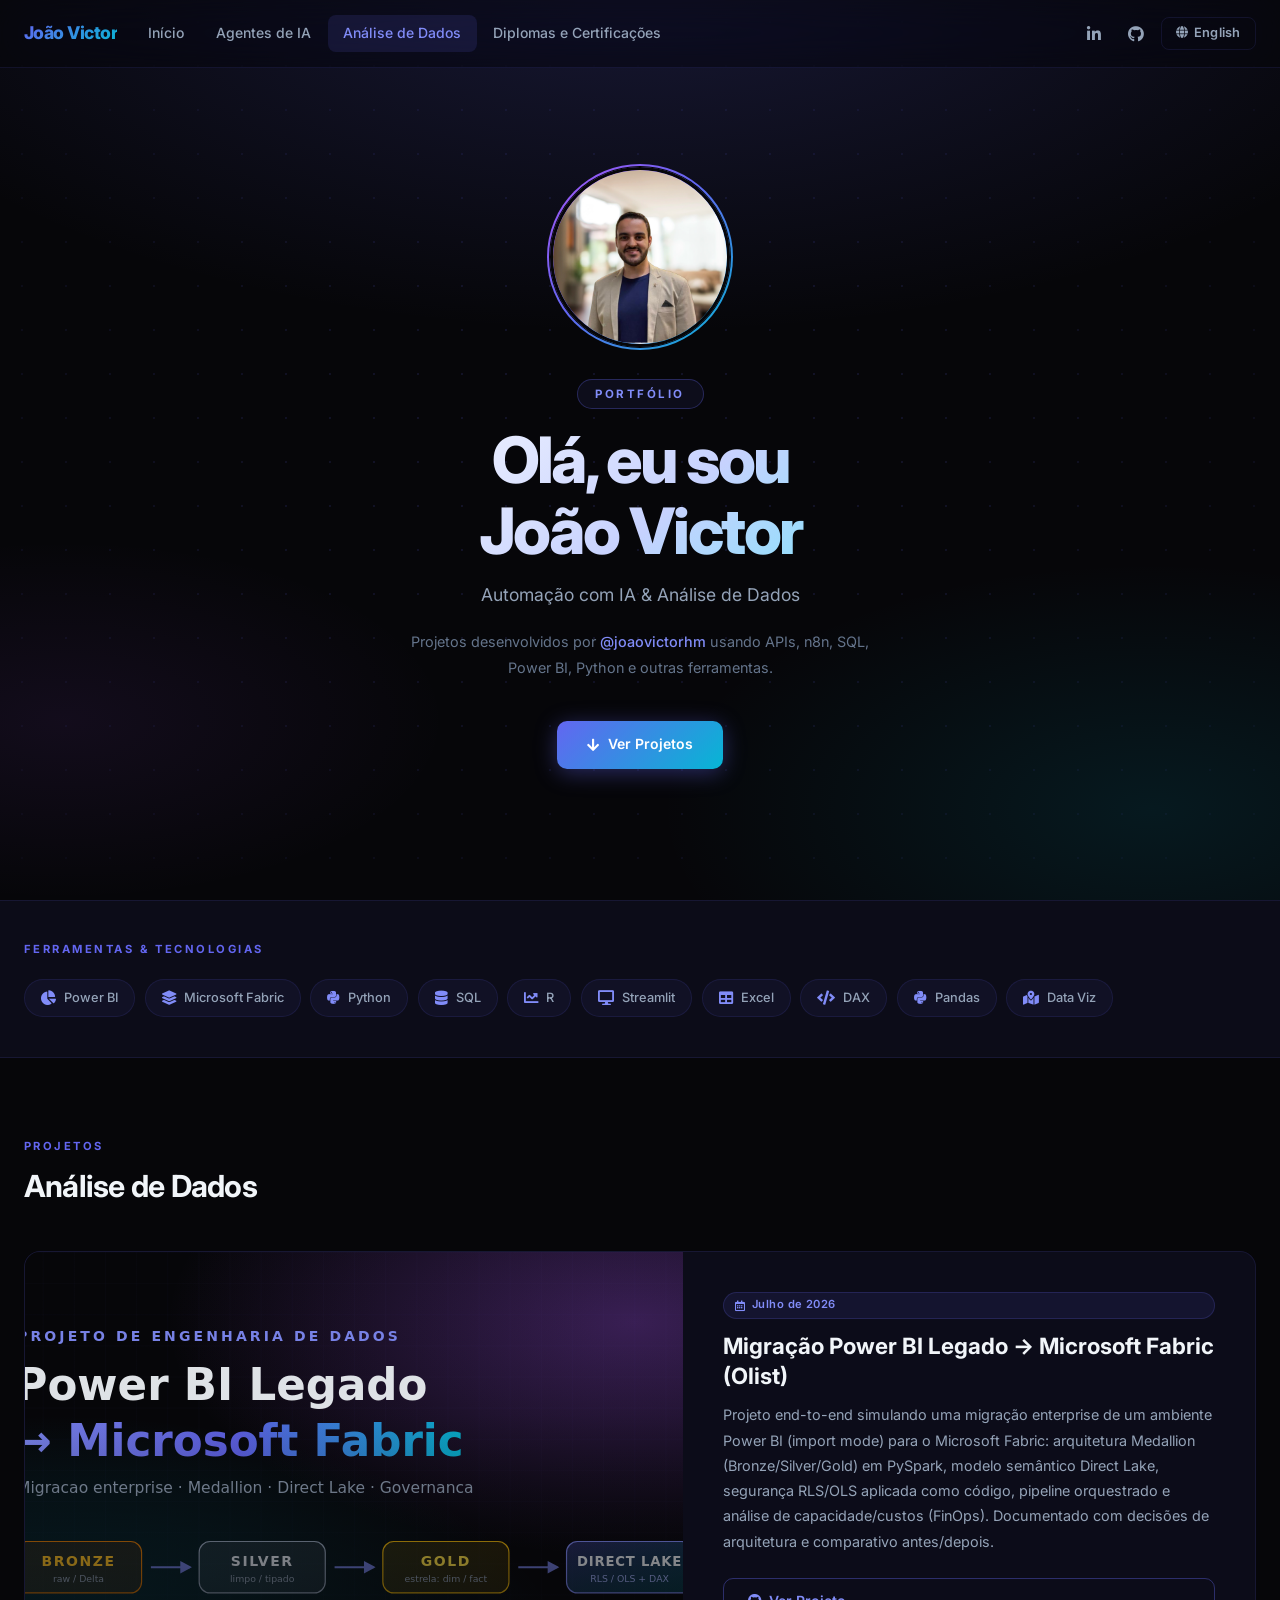
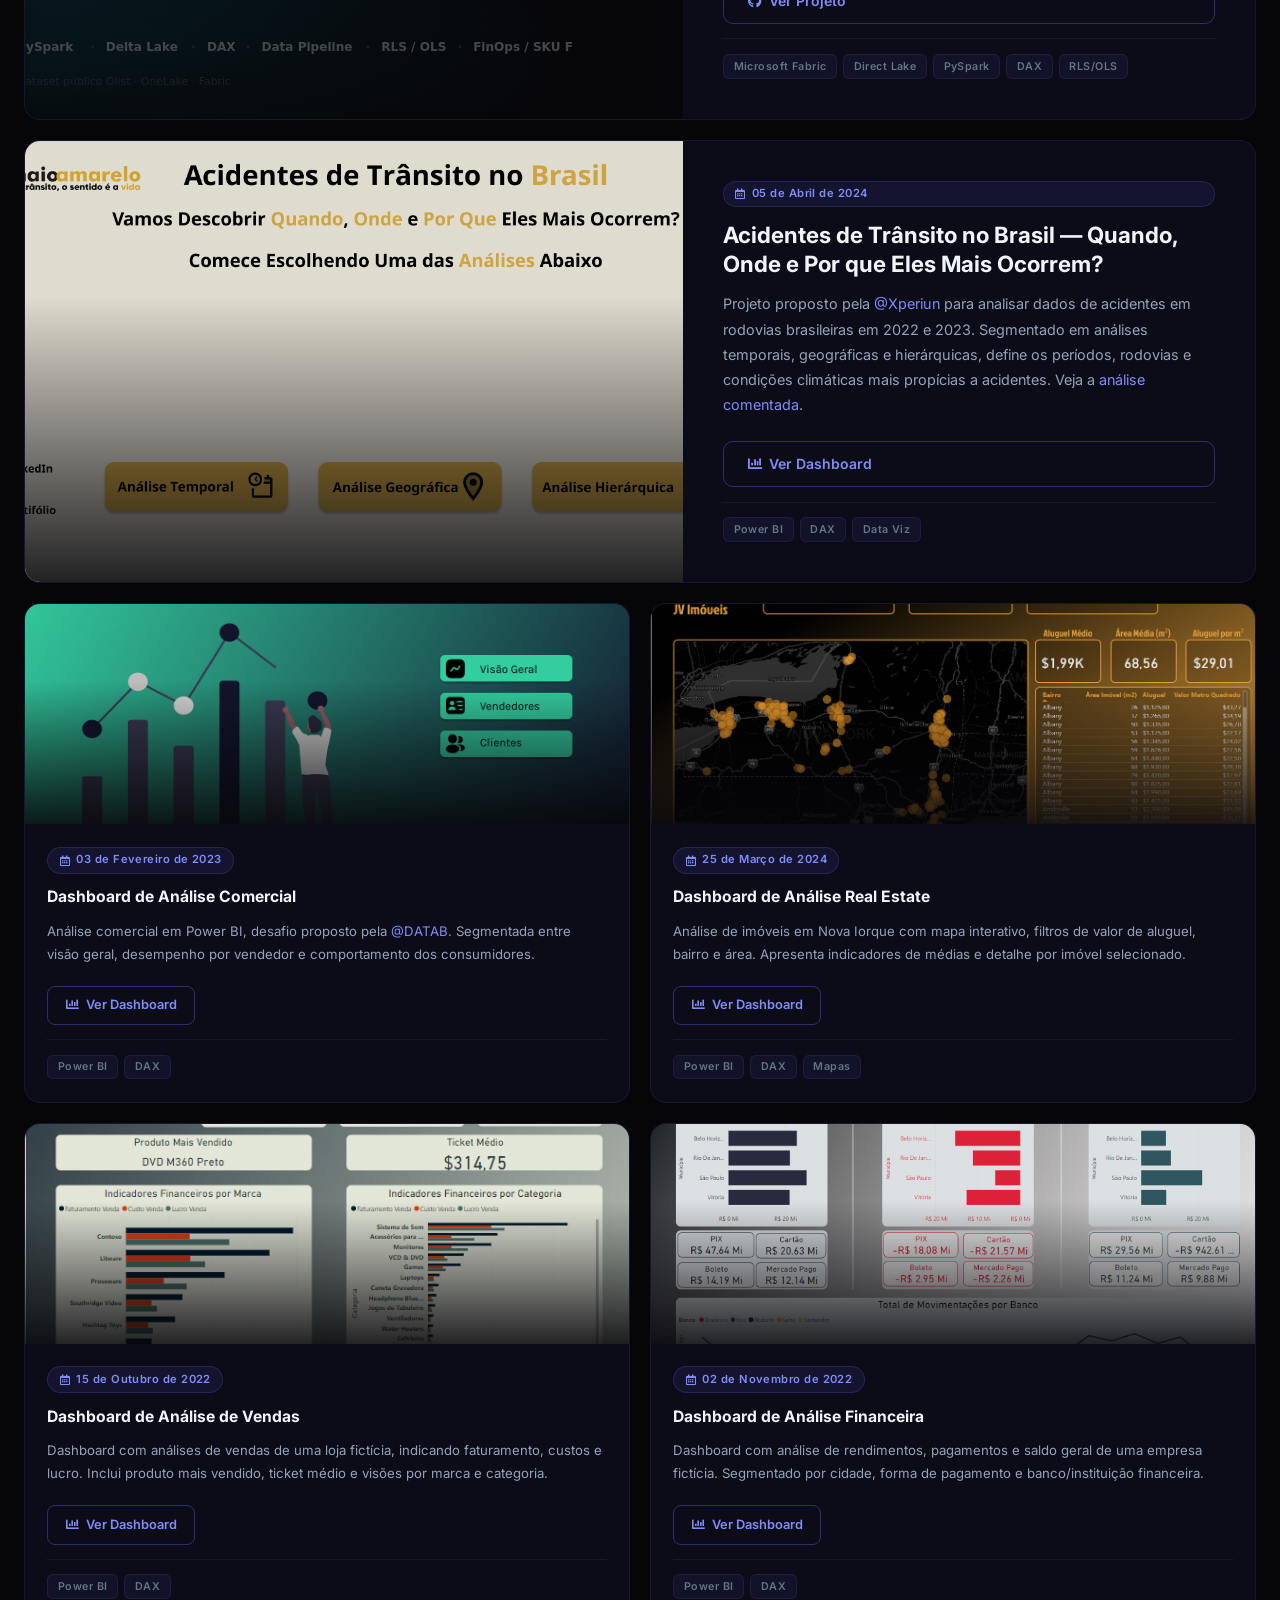
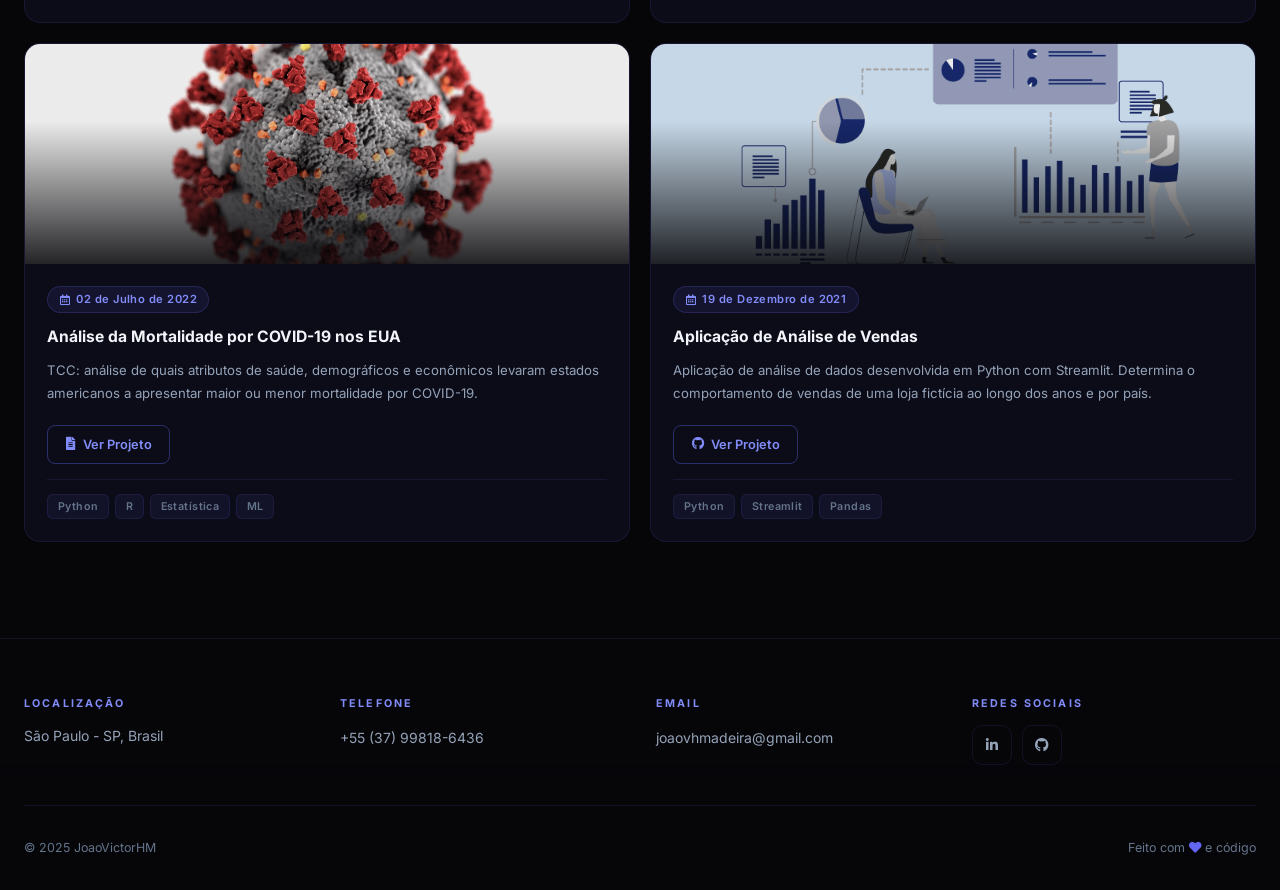
<file: data_analytics.html>
﻿<!DOCTYPE html>
<html lang="pt-BR">
<head>
  <meta charset="UTF-8" />
  <meta name="viewport" content="width=device-width, initial-scale=1.0" />
  <title>João Victor — Análise de Dados</title>
    <link rel="icon" type="image/x-icon" href="images/favicon.ico">
  <link rel="icon" type="image/png" sizes="32x32" href="images/favicon-32.png">
  <link rel="apple-touch-icon" sizes="180x180" href="images/favicon-180.png"><link rel="preconnect" href="https://fonts.googleapis.com">
  <link rel="preconnect" href="https://fonts.gstatic.com" crossorigin>
  <link href="https://fonts.googleapis.com/css2?family=Inter:wght@300;400;500;600;700;800&display=swap" rel="stylesheet">
  <link rel="stylesheet" href="assets/css/fontawesome-all.min.css" />
  <link rel="stylesheet" href="assets/css/style.css" />
</head>
<body>

  <!-- NAVBAR -->
  <nav class="navbar" id="navbar">
    <div class="nav-inner">
      <a href="index.html" class="nav-brand">João Victor</a>
      <ul class="nav-links">
        <li><a href="index.html">Início</a></li>
        <li><a href="ai_agents.html">Agentes de IA</a></li>
        <li class="active"><a href="data_analytics.html">Análise de Dados</a></li>
        <li><a href="degrees.html">Diplomas e Certificações</a></li>
      </ul>
      <div class="nav-actions">
        <a href="https://www.linkedin.com/in/joaovhmadeira/" target="_blank" class="nav-icon" title="LinkedIn">
          <i class="fab fa-linkedin-in"></i>
          <span class="sr-only">LinkedIn</span>
        </a>
        <a href="https://github.com/joaovhmadeira-web" target="_blank" class="nav-icon" title="GitHub">
          <i class="fab fa-github"></i>
          <span class="sr-only">GitHub</span>
        </a>
        <a href="data_analytics_en.html" class="nav-lang">
          <i class="fas fa-globe"></i>
          English
        </a>
      </div>
      <button class="nav-toggle" aria-label="Abrir menu">
        <span></span><span></span><span></span>
      </button>
    </div>
  </nav>

  <!-- MOBILE NAV -->
  <div class="nav-mobile" id="navMobile">
    <ul>
      <li><a href="index.html">Início</a></li>
      <li><a href="ai_agents.html">Agentes de IA</a></li>
      <li class="active"><a href="data_analytics.html">Análise de Dados</a></li>
      <li><a href="degrees.html">Diplomas e Certificações</a></li>
    </ul>
    <div class="nav-mobile-divider"></div>
    <div class="nav-mobile-actions">
      <a href="https://www.linkedin.com/in/joaovhmadeira/" target="_blank" class="nav-icon" title="LinkedIn">
        <i class="fab fa-linkedin-in"></i>
      </a>
      <a href="https://github.com/joaovhmadeira-web" target="_blank" class="nav-icon" title="GitHub">
        <i class="fab fa-github"></i>
      </a>
      <a href="data_analytics_en.html" class="nav-lang" style="margin-left:auto">
        <i class="fas fa-globe"></i> English
      </a>
    </div>
  </div>

  <!-- HERO -->
  <section class="hero">
    <div class="hero-bg"></div>
    <div class="hero-grid"></div>
    <div class="hero-content">
      <div class="hero-avatar-wrap">
        <div class="hero-avatar-ring"></div>
        <div class="hero-avatar">
          <img src="images/profile-pic.png" alt="João Victor" />
        </div>
      </div>
      <span class="hero-eyebrow">Portfólio</span>
      <h1 class="hero-title">Olá, eu sou<br>João Victor</h1>
      <p class="hero-subtitle">Automação com IA &amp; Análise de Dados</p>
      <p class="hero-desc">
        Projetos desenvolvidos por
        <a href="https://www.linkedin.com/in/joaovhmadeira/" target="_blank">@joaovictorhm</a>
        usando APIs, n8n, SQL, Power BI, Python e outras ferramentas.
      </p>
      <a href="#main-content" class="hero-cta">
        <i class="fas fa-arrow-down"></i>
        Ver Projetos
      </a>
    </div>
  </section>

  <!-- SKILLS -->
  <section class="skills-section">
    <div class="skills-inner">
      <div class="skills-header">
        <p class="section-eyebrow">Ferramentas &amp; Tecnologias</p>
      </div>
      <div class="skills-chips">
        <span class="skill-chip"><i class="fas fa-chart-pie"></i> Power BI</span>
        <span class="skill-chip"><i class="fas fa-layer-group"></i> Microsoft Fabric</span>
        <span class="skill-chip"><i class="fab fa-python"></i> Python</span>
        <span class="skill-chip"><i class="fas fa-database"></i> SQL</span>
        <span class="skill-chip"><i class="fas fa-chart-line"></i> R</span>
        <span class="skill-chip"><i class="fas fa-desktop"></i> Streamlit</span>
        <span class="skill-chip"><i class="fas fa-table"></i> Excel</span>
        <span class="skill-chip"><i class="fas fa-code"></i> DAX</span>
        <span class="skill-chip"><i class="fab fa-python"></i> Pandas</span>
        <span class="skill-chip"><i class="fas fa-map-marked-alt"></i> Data Viz</span>
      </div>
    </div>
  </section>

  <!-- MAIN -->
  <main class="main-wrap" id="main-content">
    <div class="section-header">
      <p class="section-eyebrow">Projetos</p>
      <h2 class="section-title">Análise de Dados</h2>
    </div>

    <div class="cards-grid">

      <!-- Featured: Migração Power BI → Microsoft Fabric -->
      <article class="card card-featured">
        <a href="https://github.com/joaovhmadeira-web/Microsoft-Fabric-Learning" target="_blank" class="card-thumb">
          <img src="images/fabric-migration.svg" alt="Migração Power BI para Microsoft Fabric" />
          <div class="card-thumb-overlay"></div>
        </a>
        <div class="card-body">
          <span class="card-date">
            <i class="far fa-calendar-alt"></i>
            Julho de 2026
          </span>
          <h3 class="card-title">
            <a href="https://github.com/joaovhmadeira-web/Microsoft-Fabric-Learning" target="_blank">
              Migração Power BI Legado → Microsoft Fabric (Olist)
            </a>
          </h3>
          <p class="card-desc">
            Projeto end-to-end simulando uma migração enterprise de um ambiente Power BI (import mode) para o Microsoft Fabric: arquitetura Medallion (Bronze/Silver/Gold) em PySpark, modelo semântico Direct Lake, segurança RLS/OLS aplicada como código, pipeline orquestrado e análise de capacidade/custos (FinOps). Documentado com decisões de arquitetura e comparativo antes/depois.
          </p>
          <a href="https://github.com/joaovhmadeira-web/Microsoft-Fabric-Learning" target="_blank" class="btn btn-lg">
            <i class="fab fa-github"></i>
            Ver Projeto
          </a>
          <div class="card-tags">
            <span class="card-tag">Microsoft Fabric</span>
            <span class="card-tag">Direct Lake</span>
            <span class="card-tag">PySpark</span>
            <span class="card-tag">DAX</span>
            <span class="card-tag">RLS/OLS</span>
          </div>
        </div>
      </article>

      <!-- Featured: Acidentes de Trânsito -->
      <article class="card card-featured">
        <a href="https://app.powerbi.com/view?r=eyJrIjoiZDYxNjdmNzEtZGE3My00ZWQ0LWEyYjgtNTE2NDBlNzg4MmViIiwidCI6ImU0YzViZWI1LTliZjctNDJlOS05ZDU3LTI1ZWVkZGI1YmIxMyJ9&pageName=ReportSection96ec96b44077979cd730" target="_blank" class="card-thumb">
          <img src="images/maio amarelo.png" alt="Acidentes de Trânsito" />
          <div class="card-thumb-overlay"></div>
        </a>
        <div class="card-body">
          <span class="card-date">
            <i class="far fa-calendar-alt"></i>
            05 de Abril de 2024
          </span>
          <h3 class="card-title">
            <a href="https://app.powerbi.com/view?r=eyJrIjoiZDYxNjdmNzEtZGE3My00ZWQ0LWEyYjgtNTE2NDBlNzg4MmViIiwidCI6ImU0YzViZWI1LTliZjctNDJlOS05ZDU3LTI1ZWVkZGI1YmIxMyJ9&pageName=ReportSection96ec96b44077979cd730" target="_blank">
              Acidentes de Trânsito no Brasil — Quando, Onde e Por que Eles Mais Ocorrem?
            </a>
          </h3>
          <p class="card-desc">
            Projeto proposto pela <a href="https://www.linkedin.com/school/xperiun/" target="_blank">@Xperiun</a> para analisar dados de acidentes em rodovias brasileiras em 2022 e 2023. Segmentado em análises temporais, geográficas e hierárquicas, define os períodos, rodovias e condições climáticas mais propícias a acidentes. Veja a <a href="https://youtu.be/vBZIad89rQs" target="_blank">análise comentada</a>.
          </p>
          <a href="https://app.powerbi.com/view?r=eyJrIjoiZDYxNjdmNzEtZGE3My00ZWQ0LWEyYjgtNTE2NDBlNzg4MmViIiwidCI6ImU0YzViZWI1LTliZjctNDJlOS05ZDU3LTI1ZWVkZGI1YmIxMyJ9&pageName=ReportSection96ec96b44077979cd730" target="_blank" class="btn btn-lg">
            <i class="fas fa-chart-bar"></i>
            Ver Dashboard
          </a>
          <div class="card-tags">
            <span class="card-tag">Power BI</span>
            <span class="card-tag">DAX</span>
            <span class="card-tag">Data Viz</span>
          </div>
        </div>
      </article>

      <article class="card">
        <a href="https://app.powerbi.com/view?r=eyJrIjoiYTgzMTQxYjQtMGUxNy00ZDM5LThkOGUtNDU3NjgwNjM1M2RkIiwidCI6ImU0YzViZWI1LTliZjctNDJlOS05ZDU3LTI1ZWVkZGI1YmIxMyJ9&pageName=ReportSection089705c7657c847c4f3e" target="_blank" class="card-thumb">
          <img src="images/comercial_datab.png" alt="Dashboard Comercial" />
          <div class="card-thumb-overlay"></div>
        </a>
        <div class="card-body">
          <span class="card-date">
            <i class="far fa-calendar-alt"></i>
            03 de Fevereiro de 2023
          </span>
          <h3 class="card-title">
            <a href="https://app.powerbi.com/view?r=eyJrIjoiYTgzMTQxYjQtMGUxNy00ZDM5LThkOGUtNDU3NjgwNjM1M2RkIiwidCI6ImU0YzViZWI1LTliZjctNDJlOS05ZDU3LTI1ZWVkZGI1YmIxMyJ9&pageName=ReportSection089705c7657c847c4f3e" target="_blank">
              Dashboard de Análise Comercial
            </a>
          </h3>
          <p class="card-desc">
            Análise comercial em Power BI, desafio proposto pela <a href="https://www.youtube.com/karinelago" target="_blank">@DATAB</a>. Segmentada entre visão geral, desempenho por vendedor e comportamento dos consumidores.
          </p>
          <a href="https://app.powerbi.com/view?r=eyJrIjoiYTgzMTQxYjQtMGUxNy00ZDM5LThkOGUtNDU3NjgwNjM1M2RkIiwidCI6ImU0YzViZWI1LTliZjctNDJlOS05ZDU3LTI1ZWVkZGI1YmIxMyJ9&pageName=ReportSection089705c7657c847c4f3e" target="_blank" class="btn">
            <i class="fas fa-chart-bar"></i>
            Ver Dashboard
          </a>
          <div class="card-tags">
            <span class="card-tag">Power BI</span>
            <span class="card-tag">DAX</span>
          </div>
        </div>
      </article>

      <article class="card">
        <a href="https://app.powerbi.com/view?r=eyJrIjoiOTgyMzAxN2MtMjgzYS00NzM5LTk3NjEtMTYxOTkxZWExZDBiIiwidCI6ImU0YzViZWI1LTliZjctNDJlOS05ZDU3LTI1ZWVkZGI1YmIxMyJ9" target="_blank" class="card-thumb">
          <img src="images/real estate.png" alt="Dashboard Real Estate" />
          <div class="card-thumb-overlay"></div>
        </a>
        <div class="card-body">
          <span class="card-date">
            <i class="far fa-calendar-alt"></i>
            25 de Março de 2024
          </span>
          <h3 class="card-title">
            <a href="https://app.powerbi.com/view?r=eyJrIjoiOTgyMzAxN2MtMjgzYS00NzM5LTk3NjEtMTYxOTkxZWExZDBiIiwidCI6ImU0YzViZWI1LTliZjctNDJlOS05ZDU3LTI1ZWVkZGI1YmIxMyJ9" target="_blank">
              Dashboard de Análise Real Estate
            </a>
          </h3>
          <p class="card-desc">
            Análise de imóveis em Nova Iorque com mapa interativo, filtros de valor de aluguel, bairro e área. Apresenta indicadores de médias e detalhe por imóvel selecionado.
          </p>
          <a href="https://app.powerbi.com/view?r=eyJrIjoiOTgyMzAxN2MtMjgzYS00NzM5LTk3NjEtMTYxOTkxZWExZDBiIiwidCI6ImU0YzViZWI1LTliZjctNDJlOS05ZDU3LTI1ZWVkZGI1YmIxMyJ9" target="_blank" class="btn">
            <i class="fas fa-chart-bar"></i>
            Ver Dashboard
          </a>
          <div class="card-tags">
            <span class="card-tag">Power BI</span>
            <span class="card-tag">DAX</span>
            <span class="card-tag">Mapas</span>
          </div>
        </div>
      </article>

      <article class="card">
        <a href="https://app.powerbi.com/view?r=eyJrIjoiOTc4MjcyOGYtNzFjMS00MjYxLTk5OWMtY2IzZjg0MTk1NTk3IiwidCI6IjQ2MDM1MzU4LTVlNzMtNDhhZi1iNTk2LWI3NGZlNTMzYjA2OSJ9&pageName=ReportSection" target="_blank" class="card-thumb">
          <img src="images/sales_powerbi.png" alt="Dashboard de Vendas" />
          <div class="card-thumb-overlay"></div>
        </a>
        <div class="card-body">
          <span class="card-date">
            <i class="far fa-calendar-alt"></i>
            15 de Outubro de 2022
          </span>
          <h3 class="card-title">
            <a href="https://app.powerbi.com/view?r=eyJrIjoiOTc4MjcyOGYtNzFjMS00MjYxLTk5OWMtY2IzZjg0MTk1NTk3IiwidCI6IjQ2MDM1MzU4LTVlNzMtNDhhZi1iNTk2LWI3NGZlNTMzYjA2OSJ9&pageName=ReportSection" target="_blank">
              Dashboard de Análise de Vendas
            </a>
          </h3>
          <p class="card-desc">
            Dashboard com análises de vendas de uma loja fictícia, indicando faturamento, custos e lucro. Inclui produto mais vendido, ticket médio e visões por marca e categoria.
          </p>
          <a href="https://app.powerbi.com/view?r=eyJrIjoiOTc4MjcyOGYtNzFjMS00MjYxLTk5OWMtY2IzZjg0MTk1NTk3IiwidCI6IjQ2MDM1MzU4LTVlNzMtNDhhZi1iNTk2LWI3NGZlNTMzYjA2OSJ9&pageName=ReportSection" target="_blank" class="btn">
            <i class="fas fa-chart-bar"></i>
            Ver Dashboard
          </a>
          <div class="card-tags">
            <span class="card-tag">Power BI</span>
            <span class="card-tag">DAX</span>
          </div>
        </div>
      </article>

      <article class="card">
        <a href="https://app.powerbi.com/view?r=eyJrIjoiMTVjY2M4ZTgtZWI3Mi00OGE4LThjNTgtZjdiMjM2ZmEyZGQxIiwidCI6IjQ2MDM1MzU4LTVlNzMtNDhhZi1iNTk2LWI3NGZlNTMzYjA2OSJ9&pageName=ReportSection" target="_blank" class="card-thumb">
          <img src="images/financial_powerbi.png" alt="Dashboard Financeiro" />
          <div class="card-thumb-overlay"></div>
        </a>
        <div class="card-body">
          <span class="card-date">
            <i class="far fa-calendar-alt"></i>
            02 de Novembro de 2022
          </span>
          <h3 class="card-title">
            <a href="https://app.powerbi.com/view?r=eyJrIjoiMTVjY2M4ZTgtZWI3Mi00OGE4LThjNTgtZjdiMjM2ZmEyZGQxIiwidCI6IjQ2MDM1MzU4LTVlNzMtNDhhZi1iNTk2LWI3NGZlNTMzYjA2OSJ9&pageName=ReportSection" target="_blank">
              Dashboard de Análise Financeira
            </a>
          </h3>
          <p class="card-desc">
            Dashboard com análise de rendimentos, pagamentos e saldo geral de uma empresa fictícia. Segmentado por cidade, forma de pagamento e banco/instituição financeira.
          </p>
          <a href="https://app.powerbi.com/view?r=eyJrIjoiMTVjY2M4ZTgtZWI3Mi00OGE4LThjNTgtZjdiMjM2ZmEyZGQxIiwidCI6IjQ2MDM1MzU4LTVlNzMtNDhhZi1iNTk2LWI3NGZlNTMzYjA2OSJ9&pageName=ReportSection" target="_blank" class="btn">
            <i class="fas fa-chart-bar"></i>
            Ver Dashboard
          </a>
          <div class="card-tags">
            <span class="card-tag">Power BI</span>
            <span class="card-tag">DAX</span>
          </div>
        </div>
      </article>

      <article class="card">
        <a href="https://github.com/joaovhmadeira-web/TFG-Covid-Feature_Analysis" target="_blank" class="card-thumb">
          <img src="images/civid19.jpeg" alt="Análise COVID-19" />
          <div class="card-thumb-overlay"></div>
        </a>
        <div class="card-body">
          <span class="card-date">
            <i class="far fa-calendar-alt"></i>
            02 de Julho de 2022
          </span>
          <h3 class="card-title">
            <a href="https://github.com/joaovhmadeira-web/TFG-Covid-Feature_Analysis" target="_blank">
              Análise da Mortalidade por COVID-19 nos EUA
            </a>
          </h3>
          <p class="card-desc">
            TCC: análise de quais atributos de saúde, demográficos e econômicos levaram estados americanos a apresentar maior ou menor mortalidade por COVID-19.
          </p>
          <a href="https://drive.google.com/file/d/1KcXpvb_q8WH7S8gBg2oksJXxH5T1LDyj/view" target="_blank" class="btn">
            <i class="fas fa-file-alt"></i>
            Ver Projeto
          </a>
          <div class="card-tags">
            <span class="card-tag">Python</span>
            <span class="card-tag">R</span>
            <span class="card-tag">Estatística</span>
            <span class="card-tag">ML</span>
          </div>
        </div>
      </article>

      <article class="card">
        <a href="https://github.com/joaovhmadeira-web/Sales-Exploratory-Data-Analisys" target="_blank" class="card-thumb">
          <img src="images/sales_analysis_python.png" alt="Análise de Vendas Python" />
          <div class="card-thumb-overlay"></div>
        </a>
        <div class="card-body">
          <span class="card-date">
            <i class="far fa-calendar-alt"></i>
            19 de Dezembro de 2021
          </span>
          <h3 class="card-title">
            <a href="https://github.com/joaovhmadeira-web/Sales-Exploratory-Data-Analisys" target="_blank">
              Aplicação de Análise de Vendas
            </a>
          </h3>
          <p class="card-desc">
            Aplicação de análise de dados desenvolvida em Python com Streamlit. Determina o comportamento de vendas de uma loja fictícia ao longo dos anos e por país.
          </p>
          <a href="https://github.com/joaovhmadeira-web/Sales-Exploratory-Data-Analisys" target="_blank" class="btn">
            <i class="fab fa-github"></i>
            Ver Projeto
          </a>
          <div class="card-tags">
            <span class="card-tag">Python</span>
            <span class="card-tag">Streamlit</span>
            <span class="card-tag">Pandas</span>
          </div>
        </div>
      </article>

    </div>
  </main>

  <!-- FOOTER -->
  <footer>
    <div class="footer-inner">
      <div class="footer-grid">
        <div class="footer-col">
          <h4>Localização</h4>
          <p>São Paulo - SP, Brasil</p>
        </div>
        <div class="footer-col">
          <h4>Telefone</h4>
          <a href="tel:+5537998186436">+55 (37) 99818-6436</a>
        </div>
        <div class="footer-col">
          <h4>Email</h4>
          <a href="https://mail.google.com/mail/?view=cm&fs=1&to=joaovhmadeira@gmail.com" target="_blank">
            joaovhmadeira@gmail.com
          </a>
        </div>
        <div class="footer-col">
          <h4>Redes Sociais</h4>
          <div class="footer-social">
            <a href="https://www.linkedin.com/in/joaovhmadeira/" target="_blank" class="footer-social-btn" title="LinkedIn">
              <i class="fab fa-linkedin-in"></i>
            </a>
            <a href="https://github.com/joaovhmadeira-web" target="_blank" class="footer-social-btn" title="GitHub">
              <i class="fab fa-github"></i>
            </a>
          </div>
        </div>
      </div>
      <div class="footer-bottom">
        <span>&copy; 2025 JoaoVictorHM</span>
        <span>Feito com <i class="fas fa-heart" style="color:var(--indigo)"></i> e código</span>
      </div>
    </div>
  </footer>

  <script src="assets/js/main.js"></script>
</body>
</html>
</file>
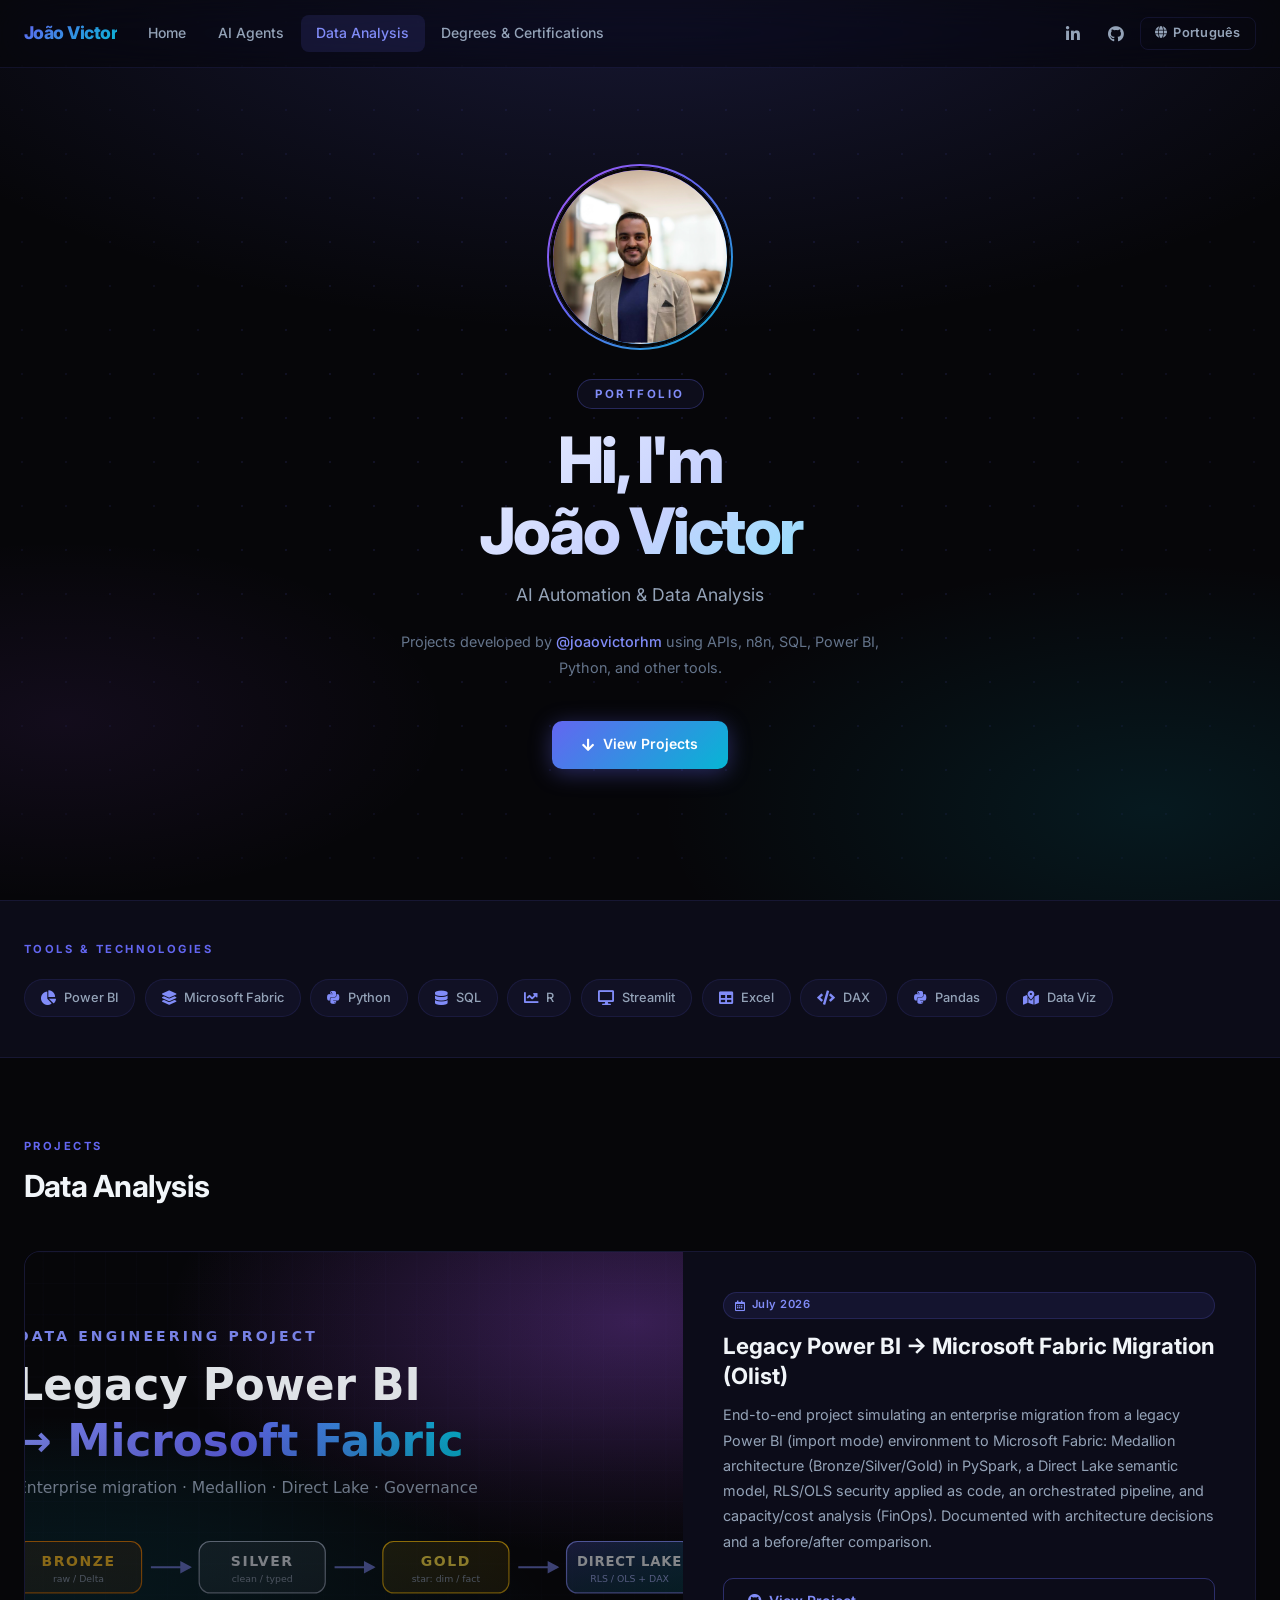
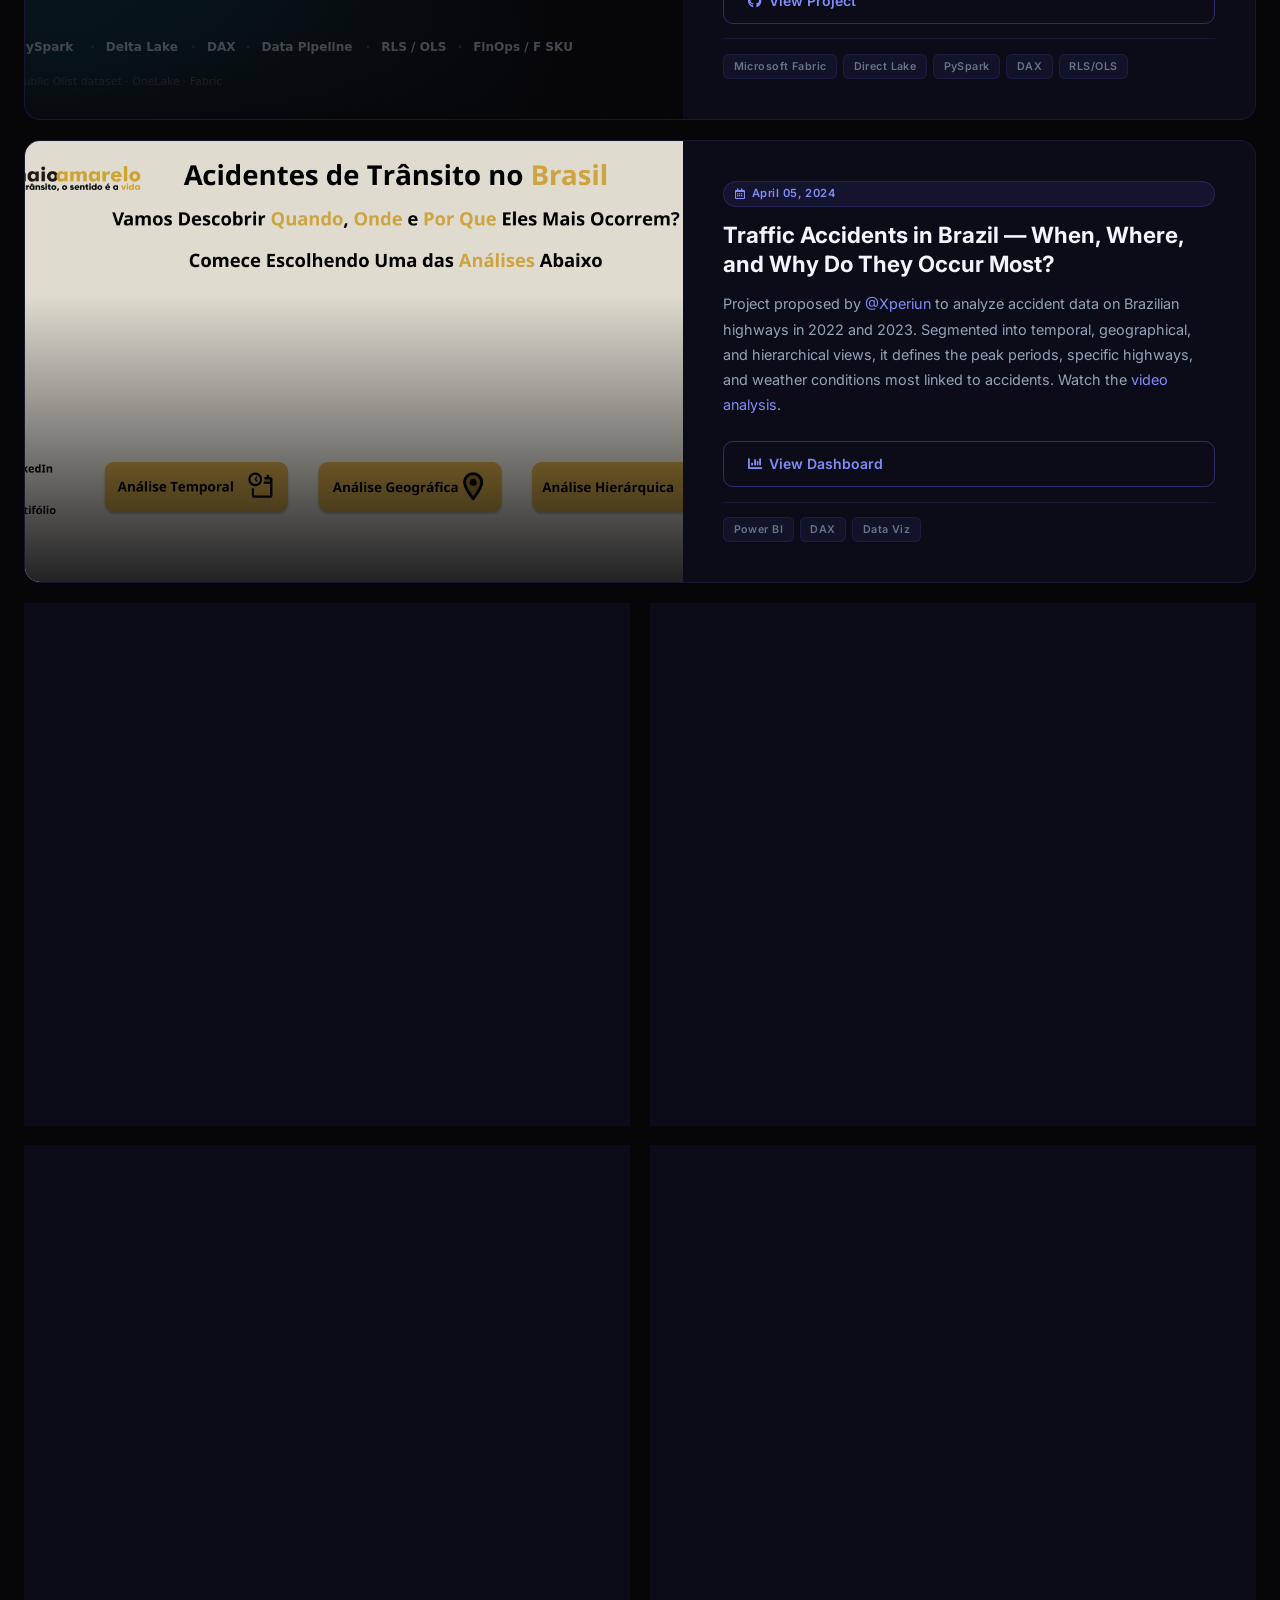
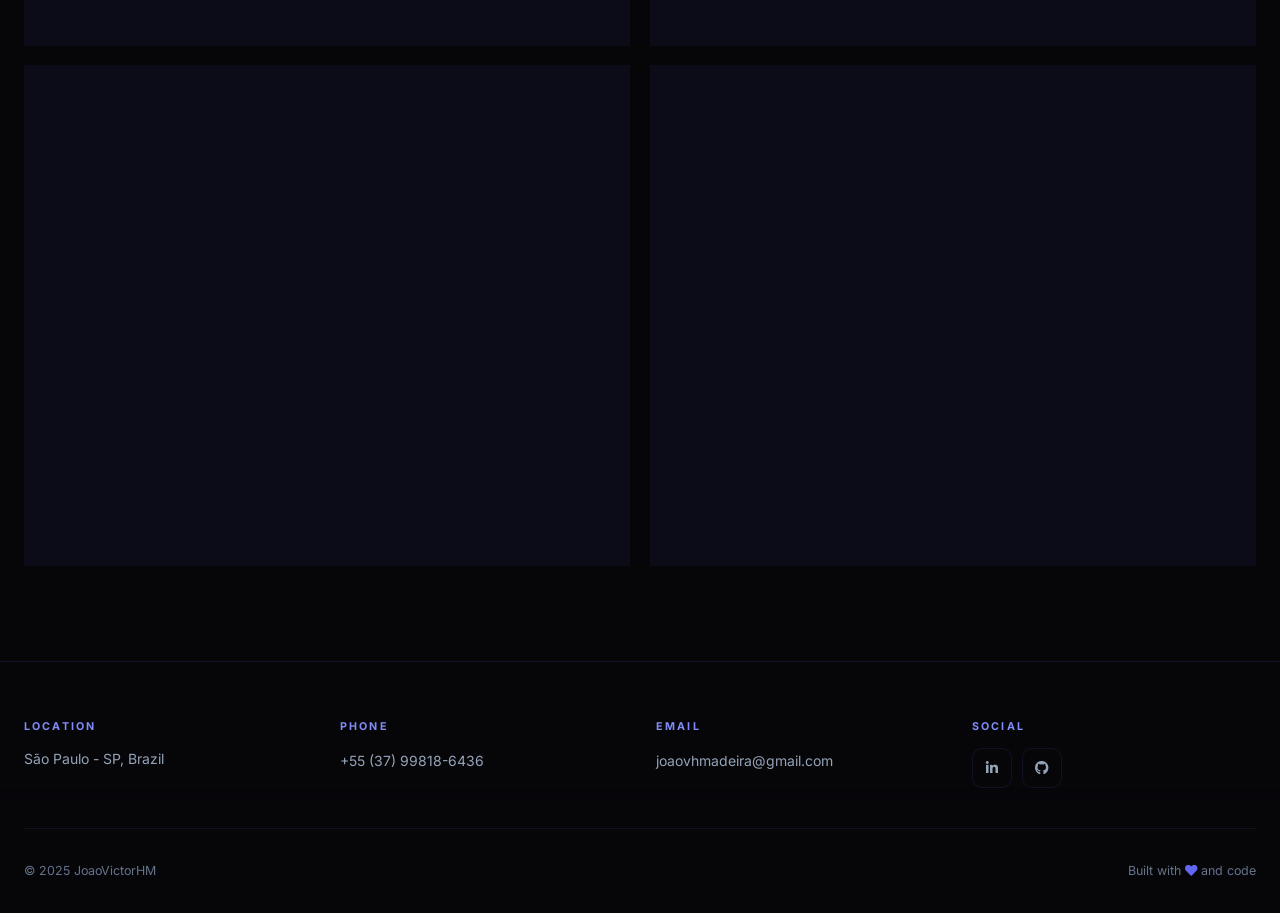
<file: data_analytics_en.html>
﻿<!DOCTYPE html>
<html lang="en">
<head>
  <meta charset="UTF-8" />
  <meta name="viewport" content="width=device-width, initial-scale=1.0" />
  <title>João Victor — Data Analysis</title>
    <link rel="icon" type="image/x-icon" href="images/favicon.ico">
  <link rel="icon" type="image/png" sizes="32x32" href="images/favicon-32.png">
  <link rel="apple-touch-icon" sizes="180x180" href="images/favicon-180.png"><link rel="preconnect" href="https://fonts.googleapis.com">
  <link rel="preconnect" href="https://fonts.gstatic.com" crossorigin>
  <link href="https://fonts.googleapis.com/css2?family=Inter:wght@300;400;500;600;700;800&display=swap" rel="stylesheet">
  <link rel="stylesheet" href="assets/css/fontawesome-all.min.css" />
  <link rel="stylesheet" href="assets/css/style.css" />
</head>
<body>

  <!-- NAVBAR -->
  <nav class="navbar" id="navbar">
    <div class="nav-inner">
      <a href="index_en.html" class="nav-brand">João Victor</a>
      <ul class="nav-links">
        <li><a href="index_en.html">Home</a></li>
        <li><a href="ai_agents_en.html">AI Agents</a></li>
        <li class="active"><a href="data_analytics_en.html">Data Analysis</a></li>
        <li><a href="degrees_en.html">Degrees &amp; Certifications</a></li>
      </ul>
      <div class="nav-actions">
        <a href="https://www.linkedin.com/in/joaovhmadeira/" target="_blank" class="nav-icon" title="LinkedIn">
          <i class="fab fa-linkedin-in"></i>
          <span class="sr-only">LinkedIn</span>
        </a>
        <a href="https://github.com/joaovhmadeira-web" target="_blank" class="nav-icon" title="GitHub">
          <i class="fab fa-github"></i>
          <span class="sr-only">GitHub</span>
        </a>
        <a href="data_analytics.html" class="nav-lang">
          <i class="fas fa-globe"></i>
          Português
        </a>
      </div>
      <button class="nav-toggle" aria-label="Open menu">
        <span></span><span></span><span></span>
      </button>
    </div>
  </nav>

  <!-- MOBILE NAV -->
  <div class="nav-mobile" id="navMobile">
    <ul>
      <li><a href="index_en.html">Home</a></li>
      <li><a href="ai_agents_en.html">AI Agents</a></li>
      <li class="active"><a href="data_analytics_en.html">Data Analysis</a></li>
      <li><a href="degrees_en.html">Degrees &amp; Certifications</a></li>
    </ul>
    <div class="nav-mobile-divider"></div>
    <div class="nav-mobile-actions">
      <a href="https://www.linkedin.com/in/joaovhmadeira/" target="_blank" class="nav-icon" title="LinkedIn">
        <i class="fab fa-linkedin-in"></i>
      </a>
      <a href="https://github.com/joaovhmadeira-web" target="_blank" class="nav-icon" title="GitHub">
        <i class="fab fa-github"></i>
      </a>
      <a href="data_analytics.html" class="nav-lang" style="margin-left:auto">
        <i class="fas fa-globe"></i> Português
      </a>
    </div>
  </div>

  <!-- HERO -->
  <section class="hero">
    <div class="hero-bg"></div>
    <div class="hero-grid"></div>
    <div class="hero-content">
      <div class="hero-avatar-wrap">
        <div class="hero-avatar-ring"></div>
        <div class="hero-avatar">
          <img src="images/profile-pic.png" alt="João Victor" />
        </div>
      </div>
      <span class="hero-eyebrow">Portfolio</span>
      <h1 class="hero-title">Hi, I'm<br>João Victor</h1>
      <p class="hero-subtitle">AI Automation &amp; Data Analysis</p>
      <p class="hero-desc">
        Projects developed by
        <a href="https://www.linkedin.com/in/joaovhmadeira/" target="_blank">@joaovictorhm</a>
        using APIs, n8n, SQL, Power BI, Python, and other tools.
      </p>
      <a href="#main-content" class="hero-cta">
        <i class="fas fa-arrow-down"></i>
        View Projects
      </a>
    </div>
  </section>

  <!-- SKILLS -->
  <section class="skills-section">
    <div class="skills-inner">
      <div class="skills-header">
        <p class="section-eyebrow">Tools &amp; Technologies</p>
      </div>
      <div class="skills-chips">
        <span class="skill-chip"><i class="fas fa-chart-pie"></i> Power BI</span>
        <span class="skill-chip"><i class="fas fa-layer-group"></i> Microsoft Fabric</span>
        <span class="skill-chip"><i class="fab fa-python"></i> Python</span>
        <span class="skill-chip"><i class="fas fa-database"></i> SQL</span>
        <span class="skill-chip"><i class="fas fa-chart-line"></i> R</span>
        <span class="skill-chip"><i class="fas fa-desktop"></i> Streamlit</span>
        <span class="skill-chip"><i class="fas fa-table"></i> Excel</span>
        <span class="skill-chip"><i class="fas fa-code"></i> DAX</span>
        <span class="skill-chip"><i class="fab fa-python"></i> Pandas</span>
        <span class="skill-chip"><i class="fas fa-map-marked-alt"></i> Data Viz</span>
      </div>
    </div>
  </section>

  <!-- MAIN -->
  <main class="main-wrap" id="main-content">
    <div class="section-header">
      <p class="section-eyebrow">Projects</p>
      <h2 class="section-title">Data Analysis</h2>
    </div>

    <div class="cards-grid">

      <!-- Featured: Legacy Power BI → Microsoft Fabric -->
      <article class="card card-featured">
        <a href="https://github.com/joaovhmadeira-web/Microsoft-Fabric-Learning" target="_blank" class="card-thumb">
          <img src="images/fabric-migration-en.svg" alt="Legacy Power BI to Microsoft Fabric migration" />
          <div class="card-thumb-overlay"></div>
        </a>
        <div class="card-body">
          <span class="card-date">
            <i class="far fa-calendar-alt"></i>
            July 2026
          </span>
          <h3 class="card-title">
            <a href="https://github.com/joaovhmadeira-web/Microsoft-Fabric-Learning" target="_blank">
              Legacy Power BI → Microsoft Fabric Migration (Olist)
            </a>
          </h3>
          <p class="card-desc">
            End-to-end project simulating an enterprise migration from a legacy Power BI (import mode) environment to Microsoft Fabric: Medallion architecture (Bronze/Silver/Gold) in PySpark, a Direct Lake semantic model, RLS/OLS security applied as code, an orchestrated pipeline, and capacity/cost analysis (FinOps). Documented with architecture decisions and a before/after comparison.
          </p>
          <a href="https://github.com/joaovhmadeira-web/Microsoft-Fabric-Learning" target="_blank" class="btn btn-lg">
            <i class="fab fa-github"></i>
            View Project
          </a>
          <div class="card-tags">
            <span class="card-tag">Microsoft Fabric</span>
            <span class="card-tag">Direct Lake</span>
            <span class="card-tag">PySpark</span>
            <span class="card-tag">DAX</span>
            <span class="card-tag">RLS/OLS</span>
          </div>
        </div>
      </article>

      <!-- Featured: Traffic Accidents -->
      <article class="card card-featured">
        <a href="https://app.powerbi.com/view?r=eyJrIjoiZDYxNjdmNzEtZGE3My00ZWQ0LWEyYjgtNTE2NDBlNzg4MmViIiwidCI6ImU0YzViZWI1LTliZjctNDJlOS05ZDU3LTI1ZWVkZGI1YmIxMyJ9&pageName=ReportSection96ec96b44077979cd730" target="_blank" class="card-thumb">
          <img src="images/maio amarelo.png" alt="Traffic Accidents" />
          <div class="card-thumb-overlay"></div>
        </a>
        <div class="card-body">
          <span class="card-date">
            <i class="far fa-calendar-alt"></i>
            April 05, 2024
          </span>
          <h3 class="card-title">
            <a href="https://app.powerbi.com/view?r=eyJrIjoiZDYxNjdmNzEtZGE3My00ZWQ0LWEyYjgtNTE2NDBlNzg4MmViIiwidCI6ImU0YzViZWI1LTliZjctNDJlOS05ZDU3LTI1ZWVkZGI1YmIxMyJ9&pageName=ReportSection96ec96b44077979cd730" target="_blank">
              Traffic Accidents in Brazil — When, Where, and Why Do They Occur Most?
            </a>
          </h3>
          <p class="card-desc">
            Project proposed by <a href="https://www.linkedin.com/school/xperiun/" target="_blank">@Xperiun</a> to analyze accident data on Brazilian highways in 2022 and 2023. Segmented into temporal, geographical, and hierarchical views, it defines the peak periods, specific highways, and weather conditions most linked to accidents. Watch the <a href="https://youtu.be/vBZIad89rQs" target="_blank">video analysis</a>.
          </p>
          <a href="https://app.powerbi.com/view?r=eyJrIjoiZDYxNjdmNzEtZGE3My00ZWQ0LWEyYjgtNTE2NDBlNzg4MmViIiwidCI6ImU0YzViZWI1LTliZjctNDJlOS05ZDU3LTI1ZWVkZGI1YmIxMyJ9&pageName=ReportSection96ec96b44077979cd730" target="_blank" class="btn btn-lg">
            <i class="fas fa-chart-bar"></i>
            View Dashboard
          </a>
          <div class="card-tags">
            <span class="card-tag">Power BI</span>
            <span class="card-tag">DAX</span>
            <span class="card-tag">Data Viz</span>
          </div>
        </div>
      </article>

      <article class="card">
        <a href="https://app.powerbi.com/view?r=eyJrIjoiYTgzMTQxYjQtMGUxNy00ZDM5LThkOGUtNDU3NjgwNjM1M2RkIiwidCI6ImU0YzViZWI1LTliZjctNDJlOS05ZDU3LTI1ZWVkZGI1YmIxMyJ9&pageName=ReportSection089705c7657c847c4f3e" target="_blank" class="card-thumb">
          <img src="images/comercial_datab.png" alt="Commercial Dashboard" />
          <div class="card-thumb-overlay"></div>
        </a>
        <div class="card-body">
          <span class="card-date">
            <i class="far fa-calendar-alt"></i>
            February 03, 2023
          </span>
          <h3 class="card-title">
            <a href="https://app.powerbi.com/view?r=eyJrIjoiYTgzMTQxYjQtMGUxNy00ZDM5LThkOGUtNDU3NjgwNjM1M2RkIiwidCI6ImU0YzViZWI1LTliZjctNDJlOS05ZDU3LTI1ZWVkZGI1YmIxMyJ9&pageName=ReportSection089705c7657c847c4f3e" target="_blank">
              Commercial Analysis Dashboard
            </a>
          </h3>
          <p class="card-desc">
            Power BI commercial analysis challenge by <a href="https://www.youtube.com/karinelago" target="_blank">@DATAB</a>. Segmented into a general view, sales representative performance, and consumer behavior.
          </p>
          <a href="https://app.powerbi.com/view?r=eyJrIjoiYTgzMTQxYjQtMGUxNy00ZDM5LThkOGUtNDU3NjgwNjM1M2RkIiwidCI6ImU0YzViZWI1LTliZjctNDJlOS05ZDU3LTI1ZWVkZGI1YmIxMyJ9&pageName=ReportSection089705c7657c847c4f3e" target="_blank" class="btn">
            <i class="fas fa-chart-bar"></i>
            View Dashboard
          </a>
          <div class="card-tags">
            <span class="card-tag">Power BI</span>
            <span class="card-tag">DAX</span>
          </div>
        </div>
      </article>

      <article class="card">
        <a href="https://app.powerbi.com/view?r=eyJrIjoiOTgyMzAxN2MtMjgzYS00NzM5LTk3NjEtMTYxOTkxZWExZDBiIiwidCI6ImU0YzViZWI1LTliZjctNDJlOS05ZDU3LTI1ZWVkZGI1YmIxMyJ9" target="_blank" class="card-thumb">
          <img src="images/real estate.png" alt="Real Estate Dashboard" />
          <div class="card-thumb-overlay"></div>
        </a>
        <div class="card-body">
          <span class="card-date">
            <i class="far fa-calendar-alt"></i>
            March 25, 2024
          </span>
          <h3 class="card-title">
            <a href="https://app.powerbi.com/view?r=eyJrIjoiOTgyMzAxN2MtMjgzYS00NzM5LTk3NjEtMTYxOTkxZWExZDBiIiwidCI6ImU0YzViZWI1LTliZjctNDJlOS05ZDU3LTI1ZWVkZGI1YmIxMyJ9" target="_blank">
              Real Estate Analysis Dashboard
            </a>
          </h3>
          <p class="card-desc">
            Analysis of properties in New York State with an interactive map, filters for rent, neighborhood, and area. Shows KPIs for average rent and area, plus detailed individual property view.
          </p>
          <a href="https://app.powerbi.com/view?r=eyJrIjoiOTgyMzAxN2MtMjgzYS00NzM5LTk3NjEtMTYxOTkxZWExZDBiIiwidCI6ImU0YzViZWI1LTliZjctNDJlOS05ZDU3LTI1ZWVkZGI1YmIxMyJ9" target="_blank" class="btn">
            <i class="fas fa-chart-bar"></i>
            View Dashboard
          </a>
          <div class="card-tags">
            <span class="card-tag">Power BI</span>
            <span class="card-tag">DAX</span>
            <span class="card-tag">Maps</span>
          </div>
        </div>
      </article>

      <article class="card">
        <a href="https://app.powerbi.com/view?r=eyJrIjoiOTc4MjcyOGYtNzFjMS00MjYxLTk5OWMtY2IzZjg0MTk1NTk3IiwidCI6IjQ2MDM1MzU4LTVlNzMtNDhhZi1iNTk2LWI3NGZlNTMzYjA2OSJ9&pageName=ReportSection" target="_blank" class="card-thumb">
          <img src="images/sales_powerbi.png" alt="Sales Dashboard" />
          <div class="card-thumb-overlay"></div>
        </a>
        <div class="card-body">
          <span class="card-date">
            <i class="far fa-calendar-alt"></i>
            October 15, 2022
          </span>
          <h3 class="card-title">
            <a href="https://app.powerbi.com/view?r=eyJrIjoiOTc4MjcyOGYtNzFjMS00MjYxLTk5OWMtY2IzZjg0MTk1NTk3IiwidCI6IjQ2MDM1MzU4LTVlNzMtNDhhZi1iNTk2LWI3NGZlNTMzYjA2OSJ9&pageName=ReportSection" target="_blank">
              Sales Analysis Dashboard
            </a>
          </h3>
          <p class="card-desc">
            Dashboard for a fictional store analyzing revenue, costs, and profit. Highlights the best-selling product, average ticket, and provides views by brand and product category.
          </p>
          <a href="https://app.powerbi.com/view?r=eyJrIjoiOTc4MjcyOGYtNzFjMS00MjYxLTk5OWMtY2IzZjg0MTk1NTk3IiwidCI6IjQ2MDM1MzU4LTVlNzMtNDhhZi1iNTk2LWI3NGZlNTMzYjA2OSJ9&pageName=ReportSection" target="_blank" class="btn">
            <i class="fas fa-chart-bar"></i>
            View Dashboard
          </a>
          <div class="card-tags">
            <span class="card-tag">Power BI</span>
            <span class="card-tag">DAX</span>
          </div>
        </div>
      </article>

      <article class="card">
        <a href="https://app.powerbi.com/view?r=eyJrIjoiMTVjY2M4ZTgtZWI3Mi00OGE4LThjNTgtZjdiMjM2ZmEyZGQxIiwidCI6IjQ2MDM1MzU4LTVlNzMtNDhhZi1iNTk2LWI3NGZlNTMzYjA2OSJ9&pageName=ReportSection" target="_blank" class="card-thumb">
          <img src="images/financial_powerbi.png" alt="Financial Dashboard" />
          <div class="card-thumb-overlay"></div>
        </a>
        <div class="card-body">
          <span class="card-date">
            <i class="far fa-calendar-alt"></i>
            November 02, 2022
          </span>
          <h3 class="card-title">
            <a href="https://app.powerbi.com/view?r=eyJrIjoiMTVjY2M4ZTgtZWI3Mi00OGE4LThjNTgtZjdiMjM2ZmEyZGQxIiwidCI6IjQ2MDM1MzU4LTVlNzMtNDhhZi1iNTk2LWI3NGZlNTMzYjA2OSJ9&pageName=ReportSection" target="_blank">
              Financial Analysis Dashboard
            </a>
          </h3>
          <p class="card-desc">
            Dashboard analyzing earnings, payments, and general balance of a fictional company. Segmented by city, payment method, and financial institution.
          </p>
          <a href="https://app.powerbi.com/view?r=eyJrIjoiMTVjY2M4ZTgtZWI3Mi00OGE4LThjNTgtZjdiMjM2ZmEyZGQxIiwidCI6IjQ2MDM1MzU4LTVlNzMtNDhhZi1iNTk2LWI3NGZlNTMzYjA2OSJ9&pageName=ReportSection" target="_blank" class="btn">
            <i class="fas fa-chart-bar"></i>
            View Dashboard
          </a>
          <div class="card-tags">
            <span class="card-tag">Power BI</span>
            <span class="card-tag">DAX</span>
          </div>
        </div>
      </article>

      <article class="card">
        <a href="https://github.com/joaovhmadeira-web/TFG-Covid-Feature_Analysis" target="_blank" class="card-thumb">
          <img src="images/civid19.jpeg" alt="COVID-19 Analysis" />
          <div class="card-thumb-overlay"></div>
        </a>
        <div class="card-body">
          <span class="card-date">
            <i class="far fa-calendar-alt"></i>
            July 02, 2022
          </span>
          <h3 class="card-title">
            <a href="https://github.com/joaovhmadeira-web/TFG-Covid-Feature_Analysis" target="_blank">
              COVID-19 Mortality Analysis in the USA
            </a>
          </h3>
          <p class="card-desc">
            Bachelor's thesis: analysis of which health, demographic, and economic attributes led US states to present higher or lower COVID-19 mortality rates.
          </p>
          <a href="https://drive.google.com/file/d/1KcXpvb_q8WH7S8gBg2oksJXxH5T1LDyj/view" target="_blank" class="btn">
            <i class="fas fa-file-alt"></i>
            View Project
          </a>
          <div class="card-tags">
            <span class="card-tag">Python</span>
            <span class="card-tag">R</span>
            <span class="card-tag">Statistics</span>
            <span class="card-tag">ML</span>
          </div>
        </div>
      </article>

      <article class="card">
        <a href="https://github.com/joaovhmadeira-web/Sales-Exploratory-Data-Analisys" target="_blank" class="card-thumb">
          <img src="images/sales_analysis_python.png" alt="Sales Analysis Python" />
          <div class="card-thumb-overlay"></div>
        </a>
        <div class="card-body">
          <span class="card-date">
            <i class="far fa-calendar-alt"></i>
            December 19, 2021
          </span>
          <h3 class="card-title">
            <a href="https://github.com/joaovhmadeira-web/Sales-Exploratory-Data-Analisys" target="_blank">
              Sales Analysis Application
            </a>
          </h3>
          <p class="card-desc">
            Data analysis application built in Python with Streamlit. Determines the sales behavior of a fictional store over the years and across different countries.
          </p>
          <a href="https://github.com/joaovhmadeira-web/Sales-Exploratory-Data-Analisys" target="_blank" class="btn">
            <i class="fab fa-github"></i>
            View Project
          </a>
          <div class="card-tags">
            <span class="card-tag">Python</span>
            <span class="card-tag">Streamlit</span>
            <span class="card-tag">Pandas</span>
          </div>
        </div>
      </article>

    </div>
  </main>

  <!-- FOOTER -->
  <footer>
    <div class="footer-inner">
      <div class="footer-grid">
        <div class="footer-col">
          <h4>Location</h4>
          <p>São Paulo - SP, Brazil</p>
        </div>
        <div class="footer-col">
          <h4>Phone</h4>
          <a href="tel:+5537998186436">+55 (37) 99818-6436</a>
        </div>
        <div class="footer-col">
          <h4>Email</h4>
          <a href="https://mail.google.com/mail/?view=cm&fs=1&to=joaovhmadeira@gmail.com" target="_blank">
            joaovhmadeira@gmail.com
          </a>
        </div>
        <div class="footer-col">
          <h4>Social</h4>
          <div class="footer-social">
            <a href="https://www.linkedin.com/in/joaovhmadeira/" target="_blank" class="footer-social-btn" title="LinkedIn">
              <i class="fab fa-linkedin-in"></i>
            </a>
            <a href="https://github.com/joaovhmadeira-web" target="_blank" class="footer-social-btn" title="GitHub">
              <i class="fab fa-github"></i>
            </a>
          </div>
        </div>
      </div>
      <div class="footer-bottom">
        <span>&copy; 2025 JoaoVictorHM</span>
        <span>Built with <i class="fas fa-heart" style="color:var(--indigo)"></i> and code</span>
      </div>
    </div>
  </footer>

  <script src="assets/js/main.js"></script>
</body>
</html>
</file>
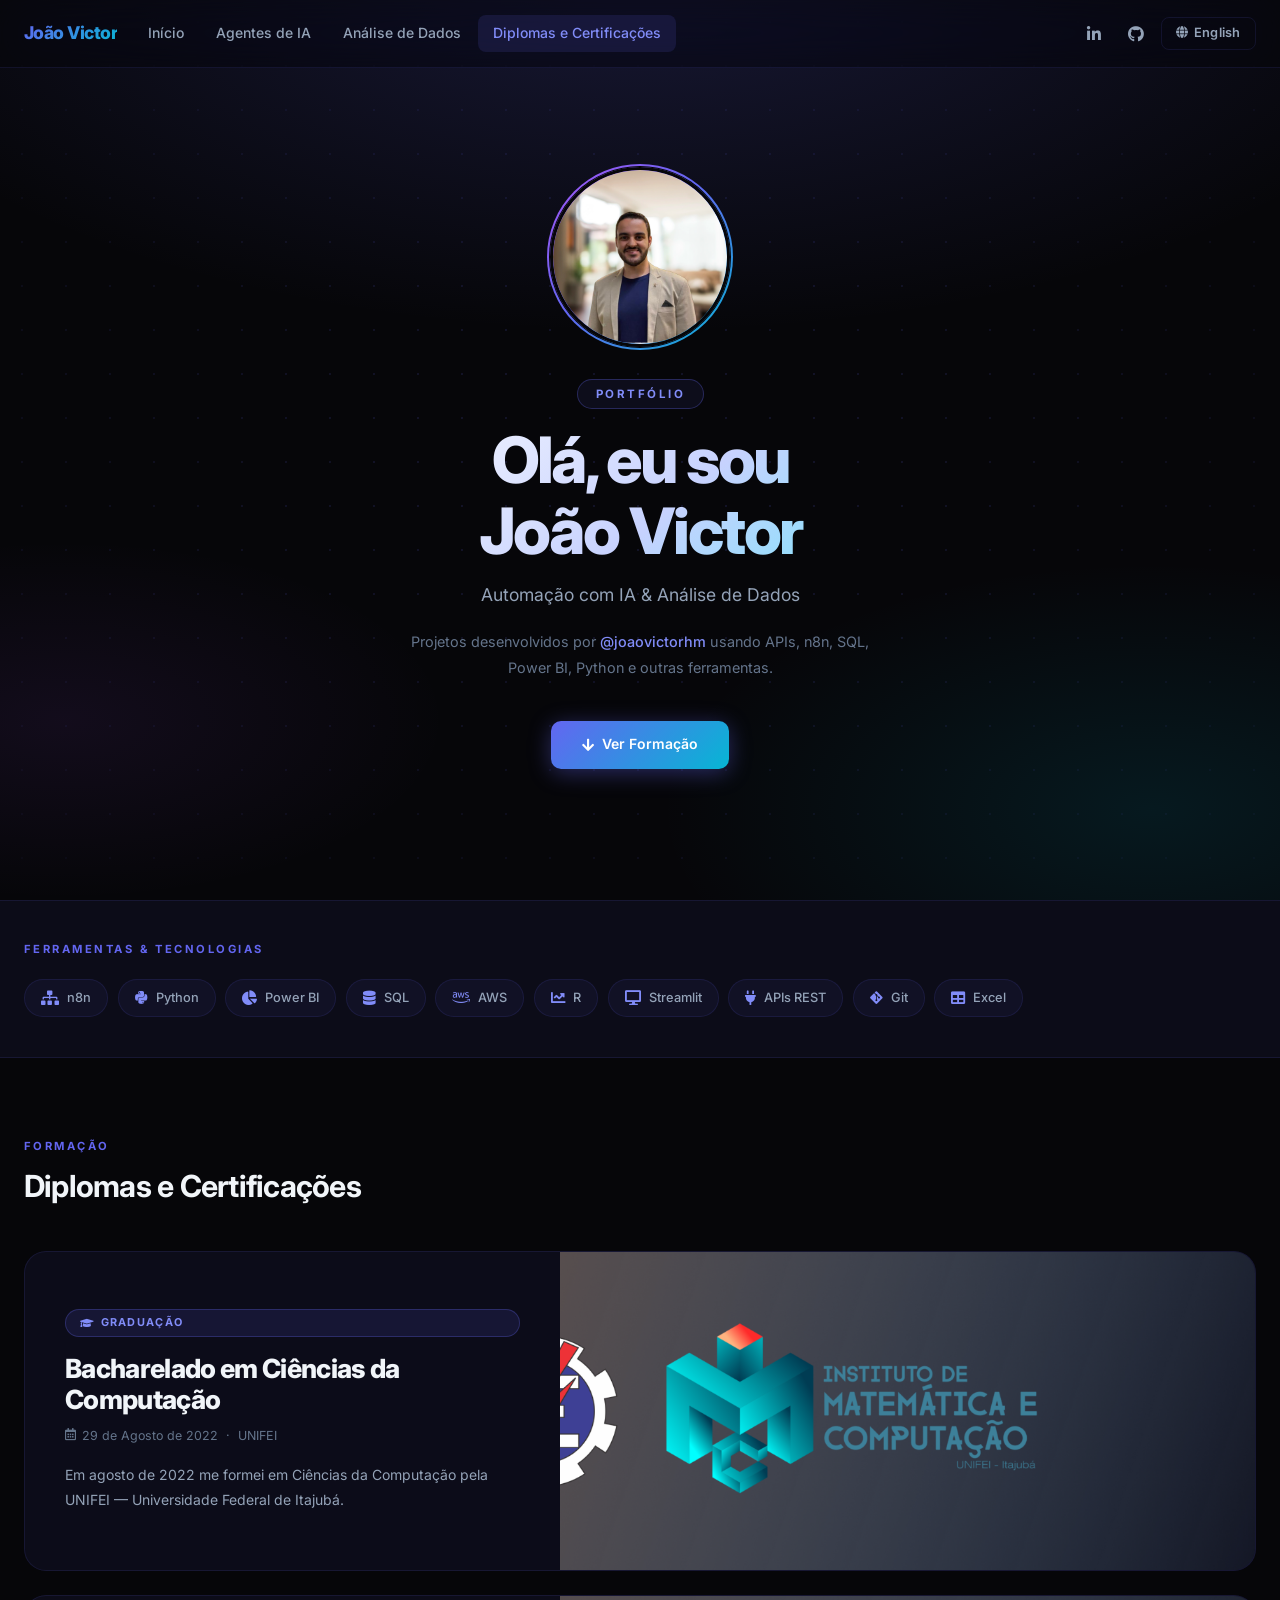
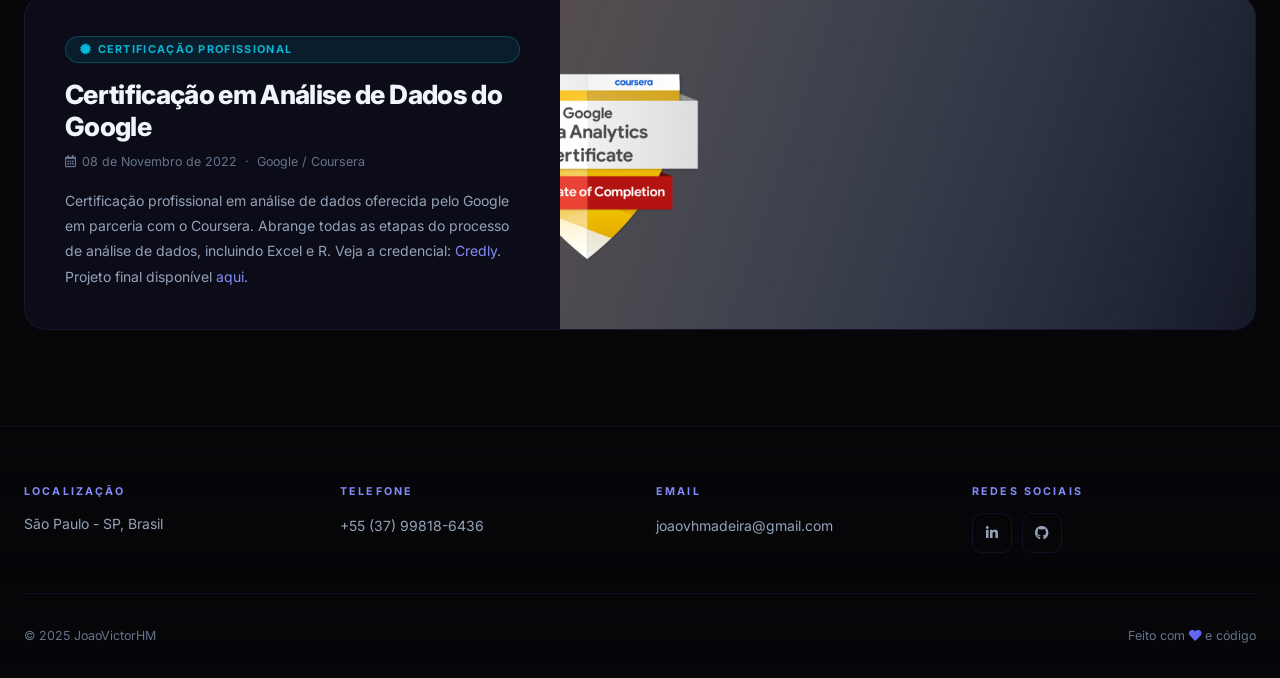
<file: degrees.html>
﻿<!DOCTYPE html>
<html lang="pt-BR">
<head>
  <meta charset="UTF-8" />
  <meta name="viewport" content="width=device-width, initial-scale=1.0" />
  <title>João Victor — Diplomas e Certificações</title>
    <link rel="icon" type="image/x-icon" href="images/favicon.ico">
  <link rel="icon" type="image/png" sizes="32x32" href="images/favicon-32.png">
  <link rel="apple-touch-icon" sizes="180x180" href="images/favicon-180.png"><link rel="preconnect" href="https://fonts.googleapis.com">
  <link rel="preconnect" href="https://fonts.gstatic.com" crossorigin>
  <link href="https://fonts.googleapis.com/css2?family=Inter:wght@300;400;500;600;700;800&display=swap" rel="stylesheet">
  <link rel="stylesheet" href="assets/css/fontawesome-all.min.css" />
  <link rel="stylesheet" href="assets/css/style.css" />
</head>
<body>

  <!-- NAVBAR -->
  <nav class="navbar" id="navbar">
    <div class="nav-inner">
      <a href="index.html" class="nav-brand">João Victor</a>
      <ul class="nav-links">
        <li><a href="index.html">Início</a></li>
        <li><a href="ai_agents.html">Agentes de IA</a></li>
        <li><a href="data_analytics.html">Análise de Dados</a></li>
        <li class="active"><a href="degrees.html">Diplomas e Certificações</a></li>
      </ul>
      <div class="nav-actions">
        <a href="https://www.linkedin.com/in/joaovhmadeira/" target="_blank" class="nav-icon" title="LinkedIn">
          <i class="fab fa-linkedin-in"></i>
          <span class="sr-only">LinkedIn</span>
        </a>
        <a href="https://github.com/joaovhmadeira-web" target="_blank" class="nav-icon" title="GitHub">
          <i class="fab fa-github"></i>
          <span class="sr-only">GitHub</span>
        </a>
        <a href="degrees_en.html" class="nav-lang">
          <i class="fas fa-globe"></i>
          English
        </a>
      </div>
      <button class="nav-toggle" aria-label="Abrir menu">
        <span></span><span></span><span></span>
      </button>
    </div>
  </nav>

  <!-- MOBILE NAV -->
  <div class="nav-mobile" id="navMobile">
    <ul>
      <li><a href="index.html">Início</a></li>
      <li><a href="ai_agents.html">Agentes de IA</a></li>
      <li><a href="data_analytics.html">Análise de Dados</a></li>
      <li class="active"><a href="degrees.html">Diplomas e Certificações</a></li>
    </ul>
    <div class="nav-mobile-divider"></div>
    <div class="nav-mobile-actions">
      <a href="https://www.linkedin.com/in/joaovhmadeira/" target="_blank" class="nav-icon" title="LinkedIn">
        <i class="fab fa-linkedin-in"></i>
      </a>
      <a href="https://github.com/joaovhmadeira-web" target="_blank" class="nav-icon" title="GitHub">
        <i class="fab fa-github"></i>
      </a>
      <a href="degrees_en.html" class="nav-lang" style="margin-left:auto">
        <i class="fas fa-globe"></i> English
      </a>
    </div>
  </div>

  <!-- HERO -->
  <section class="hero">
    <div class="hero-bg"></div>
    <div class="hero-grid"></div>
    <div class="hero-content">
      <div class="hero-avatar-wrap">
        <div class="hero-avatar-ring"></div>
        <div class="hero-avatar">
          <img src="images/profile-pic.png" alt="João Victor" />
        </div>
      </div>
      <span class="hero-eyebrow">Portfólio</span>
      <h1 class="hero-title">Olá, eu sou<br>João Victor</h1>
      <p class="hero-subtitle">Automação com IA &amp; Análise de Dados</p>
      <p class="hero-desc">
        Projetos desenvolvidos por
        <a href="https://www.linkedin.com/in/joaovhmadeira/" target="_blank">@joaovictorhm</a>
        usando APIs, n8n, SQL, Power BI, Python e outras ferramentas.
      </p>
      <a href="#main-content" class="hero-cta">
        <i class="fas fa-arrow-down"></i>
        Ver Formação
      </a>
    </div>
  </section>

  <!-- SKILLS -->
  <section class="skills-section">
    <div class="skills-inner">
      <div class="skills-header">
        <p class="section-eyebrow">Ferramentas &amp; Tecnologias</p>
      </div>
      <div class="skills-chips">
        <span class="skill-chip"><i class="fas fa-sitemap"></i> n8n</span>
        <span class="skill-chip"><i class="fab fa-python"></i> Python</span>
        <span class="skill-chip"><i class="fas fa-chart-pie"></i> Power BI</span>
        <span class="skill-chip"><i class="fas fa-database"></i> SQL</span>
        <span class="skill-chip"><i class="fab fa-aws"></i> AWS</span>
        <span class="skill-chip"><i class="fas fa-chart-line"></i> R</span>
        <span class="skill-chip"><i class="fas fa-desktop"></i> Streamlit</span>
        <span class="skill-chip"><i class="fas fa-plug"></i> APIs REST</span>
        <span class="skill-chip"><i class="fab fa-git-alt"></i> Git</span>
        <span class="skill-chip"><i class="fas fa-table"></i> Excel</span>
      </div>
    </div>
  </section>

  <!-- MAIN -->
  <main class="main-wrap" id="main-content">
    <div class="section-header">
      <p class="section-eyebrow">Formação</p>
      <h2 class="section-title">Diplomas e Certificações</h2>
    </div>

    <div class="degrees-list">

      <!-- Bacharelado -->
      <article class="degree-card">
        <div class="degree-card-body">
          <span class="degree-badge academic">
            <i class="fas fa-graduation-cap"></i>
            Graduação
          </span>
          <h3 class="degree-title">Bacharelado em Ciências da Computação</h3>
          <p class="degree-date">
            <i class="far fa-calendar-alt"></i>
            29 de Agosto de 2022 &nbsp;&middot;&nbsp; UNIFEI
          </p>
          <p class="degree-desc">
            Em agosto de 2022 me formei em Ciências da Computação pela UNIFEI — Universidade Federal de Itajubá.
          </p>
        </div>
        <div class="degree-card-image">
          <img src="images/graduation-unifei.png" alt="Diploma UNIFEI" />
        </div>
      </article>

      <!-- Google Certification -->
      <article class="degree-card">
        <div class="degree-card-body">
          <span class="degree-badge certification">
            <i class="fas fa-certificate"></i>
            Certificação Profissional
          </span>
          <h3 class="degree-title">Certificação em Análise de Dados do Google</h3>
          <p class="degree-date">
            <i class="far fa-calendar-alt"></i>
            08 de Novembro de 2022 &nbsp;&middot;&nbsp; Google / Coursera
          </p>
          <p class="degree-desc">
            Certificação profissional em análise de dados oferecida pelo Google em parceria com o Coursera. Abrange todas as etapas do processo de análise de dados, incluindo Excel e R.
            Veja a credencial: <a href="https://www.credly.com/badges/e001c4ef-7d66-4e16-8115-6a8b89dfe25f/linked_in?t=rl201p" target="_blank">Credly</a>.
            Projeto final disponível <a href="https://notch-reptile-02c.notion.site/Case-Study-Cyclistic-f0c7d992871b4b058aa3d2d21cecae19" target="_blank">aqui</a>.
          </p>
        </div>
        <div class="degree-card-image">
          <img src="images/google_certificate.png" alt="Google Data Analytics Certificate" />
        </div>
      </article>

    </div>
  </main>

  <!-- FOOTER -->
  <footer>
    <div class="footer-inner">
      <div class="footer-grid">
        <div class="footer-col">
          <h4>Localização</h4>
          <p>São Paulo - SP, Brasil</p>
        </div>
        <div class="footer-col">
          <h4>Telefone</h4>
          <a href="tel:+5537998186436">+55 (37) 99818-6436</a>
        </div>
        <div class="footer-col">
          <h4>Email</h4>
          <a href="https://mail.google.com/mail/?view=cm&fs=1&to=joaovhmadeira@gmail.com" target="_blank">
            joaovhmadeira@gmail.com
          </a>
        </div>
        <div class="footer-col">
          <h4>Redes Sociais</h4>
          <div class="footer-social">
            <a href="https://www.linkedin.com/in/joaovhmadeira/" target="_blank" class="footer-social-btn" title="LinkedIn">
              <i class="fab fa-linkedin-in"></i>
            </a>
            <a href="https://github.com/joaovhmadeira-web" target="_blank" class="footer-social-btn" title="GitHub">
              <i class="fab fa-github"></i>
            </a>
          </div>
        </div>
      </div>
      <div class="footer-bottom">
        <span>&copy; 2025 JoaoVictorHM</span>
        <span>Feito com <i class="fas fa-heart" style="color:var(--indigo)"></i> e código</span>
      </div>
    </div>
  </footer>

  <script src="assets/js/main.js"></script>
</body>
</html>
</file>
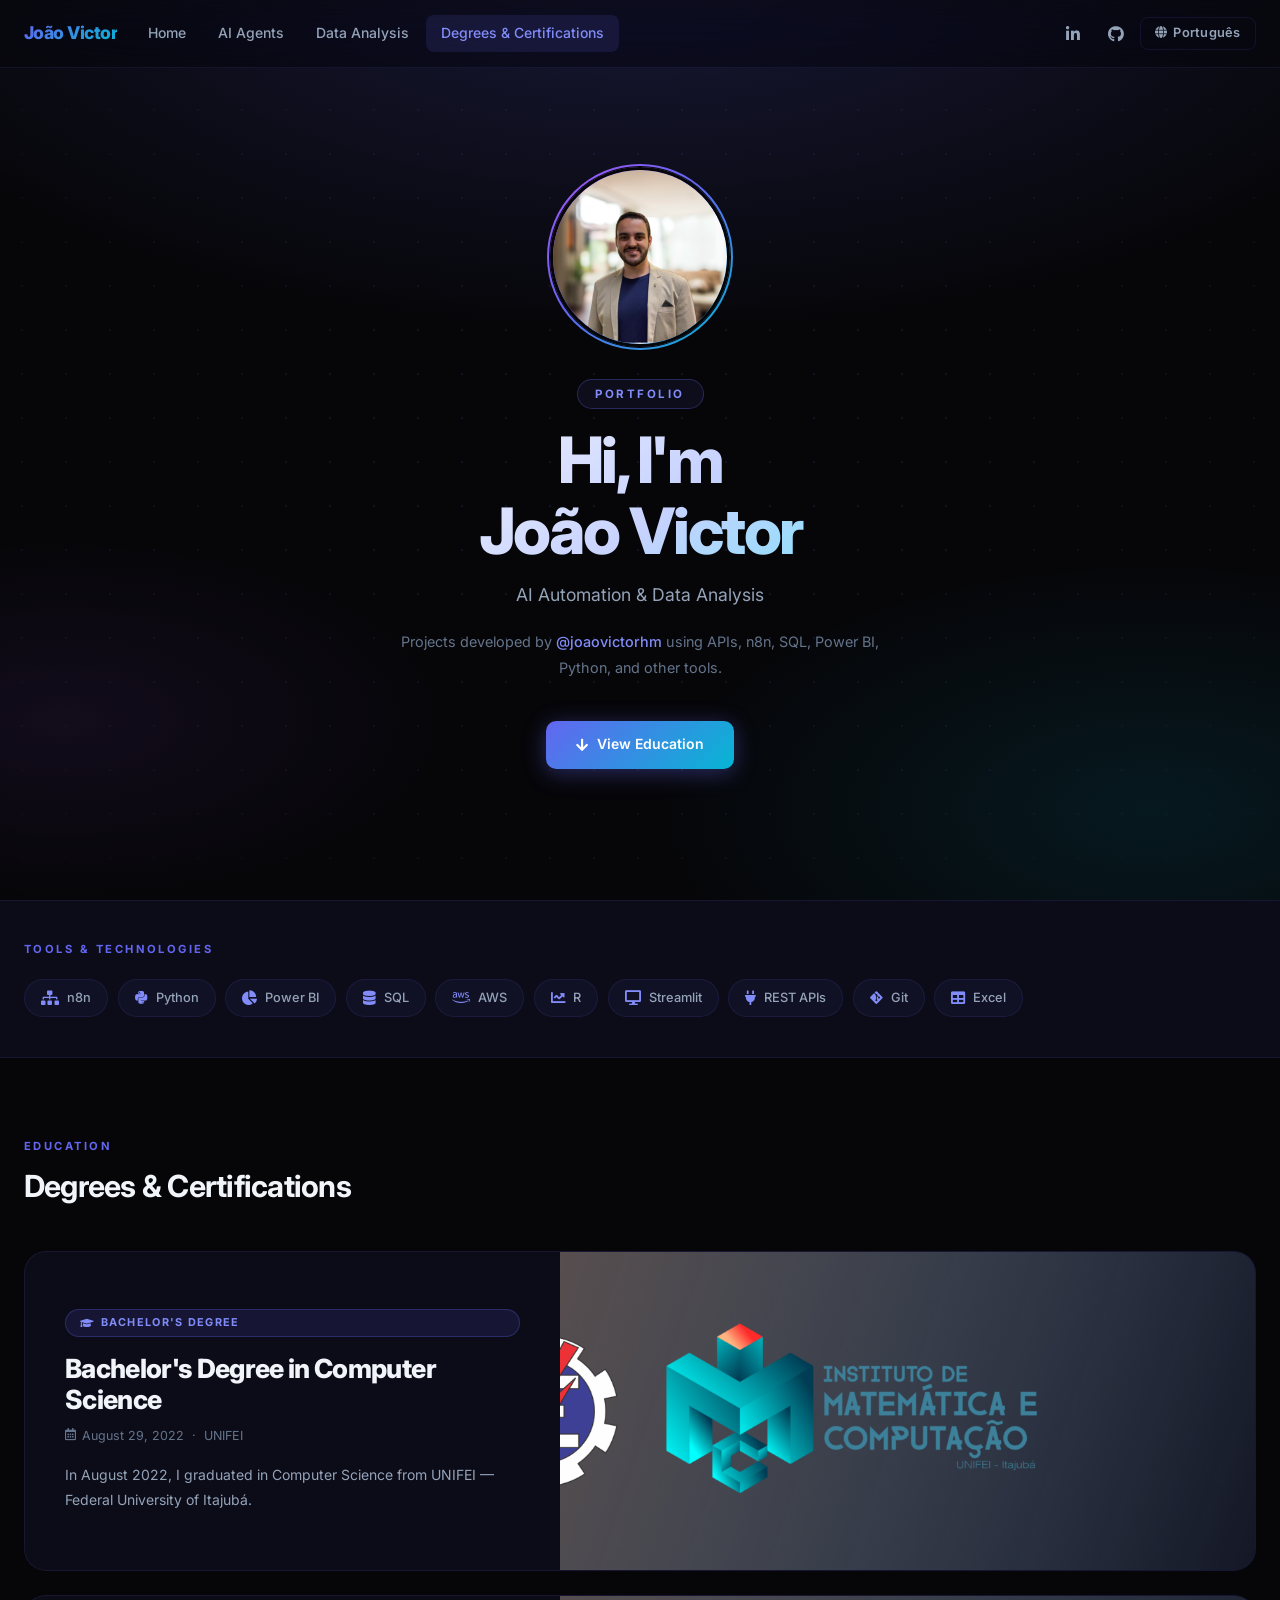
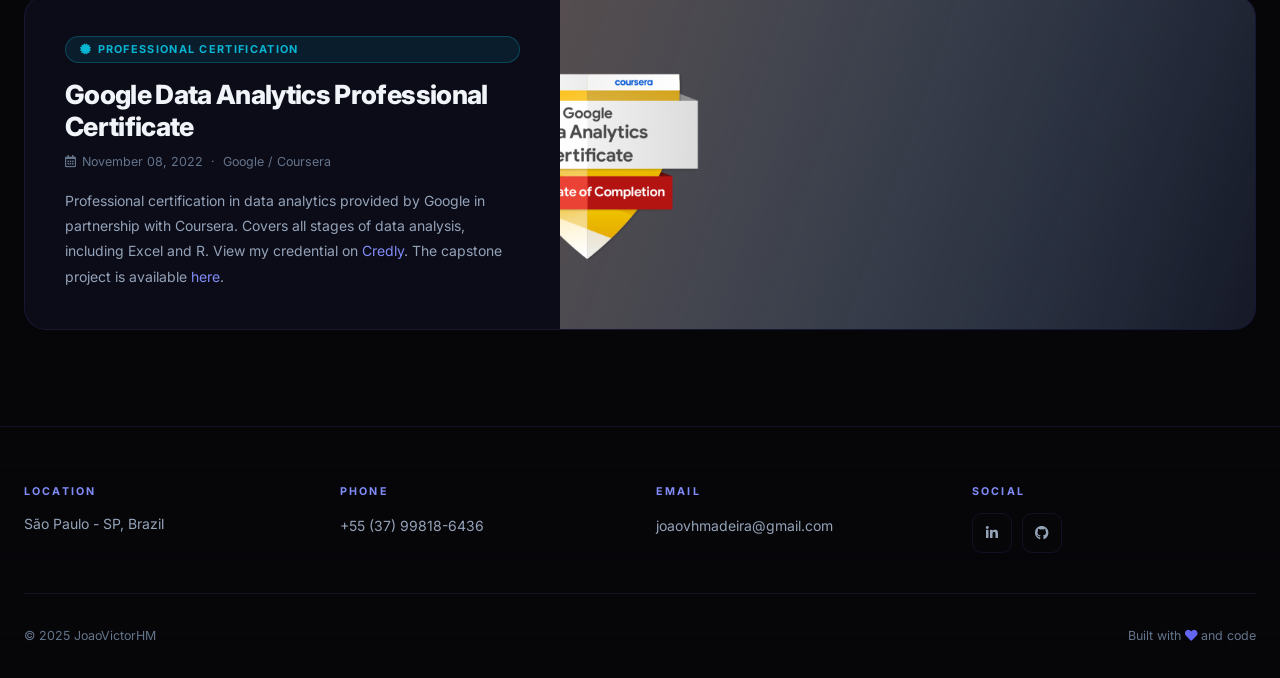
<file: degrees_en.html>
﻿<!DOCTYPE html>
<html lang="en">
<head>
  <meta charset="UTF-8" />
  <meta name="viewport" content="width=device-width, initial-scale=1.0" />
  <title>João Victor — Degrees &amp; Certifications</title>
    <link rel="icon" type="image/x-icon" href="images/favicon.ico">
  <link rel="icon" type="image/png" sizes="32x32" href="images/favicon-32.png">
  <link rel="apple-touch-icon" sizes="180x180" href="images/favicon-180.png"><link rel="preconnect" href="https://fonts.googleapis.com">
  <link rel="preconnect" href="https://fonts.gstatic.com" crossorigin>
  <link href="https://fonts.googleapis.com/css2?family=Inter:wght@300;400;500;600;700;800&display=swap" rel="stylesheet">
  <link rel="stylesheet" href="assets/css/fontawesome-all.min.css" />
  <link rel="stylesheet" href="assets/css/style.css" />
</head>
<body>

  <!-- NAVBAR -->
  <nav class="navbar" id="navbar">
    <div class="nav-inner">
      <a href="index_en.html" class="nav-brand">João Victor</a>
      <ul class="nav-links">
        <li><a href="index_en.html">Home</a></li>
        <li><a href="ai_agents_en.html">AI Agents</a></li>
        <li><a href="data_analytics_en.html">Data Analysis</a></li>
        <li class="active"><a href="degrees_en.html">Degrees &amp; Certifications</a></li>
      </ul>
      <div class="nav-actions">
        <a href="https://www.linkedin.com/in/joaovhmadeira/" target="_blank" class="nav-icon" title="LinkedIn">
          <i class="fab fa-linkedin-in"></i>
          <span class="sr-only">LinkedIn</span>
        </a>
        <a href="https://github.com/joaovhmadeira-web" target="_blank" class="nav-icon" title="GitHub">
          <i class="fab fa-github"></i>
          <span class="sr-only">GitHub</span>
        </a>
        <a href="degrees.html" class="nav-lang">
          <i class="fas fa-globe"></i>
          Português
        </a>
      </div>
      <button class="nav-toggle" aria-label="Open menu">
        <span></span><span></span><span></span>
      </button>
    </div>
  </nav>

  <!-- MOBILE NAV -->
  <div class="nav-mobile" id="navMobile">
    <ul>
      <li><a href="index_en.html">Home</a></li>
      <li><a href="ai_agents_en.html">AI Agents</a></li>
      <li><a href="data_analytics_en.html">Data Analysis</a></li>
      <li class="active"><a href="degrees_en.html">Degrees &amp; Certifications</a></li>
    </ul>
    <div class="nav-mobile-divider"></div>
    <div class="nav-mobile-actions">
      <a href="https://www.linkedin.com/in/joaovhmadeira/" target="_blank" class="nav-icon" title="LinkedIn">
        <i class="fab fa-linkedin-in"></i>
      </a>
      <a href="https://github.com/joaovhmadeira-web" target="_blank" class="nav-icon" title="GitHub">
        <i class="fab fa-github"></i>
      </a>
      <a href="degrees.html" class="nav-lang" style="margin-left:auto">
        <i class="fas fa-globe"></i> Português
      </a>
    </div>
  </div>

  <!-- HERO -->
  <section class="hero">
    <div class="hero-bg"></div>
    <div class="hero-grid"></div>
    <div class="hero-content">
      <div class="hero-avatar-wrap">
        <div class="hero-avatar-ring"></div>
        <div class="hero-avatar">
          <img src="images/profile-pic.png" alt="João Victor" />
        </div>
      </div>
      <span class="hero-eyebrow">Portfolio</span>
      <h1 class="hero-title">Hi, I'm<br>João Victor</h1>
      <p class="hero-subtitle">AI Automation &amp; Data Analysis</p>
      <p class="hero-desc">
        Projects developed by
        <a href="https://www.linkedin.com/in/joaovhmadeira/" target="_blank">@joaovictorhm</a>
        using APIs, n8n, SQL, Power BI, Python, and other tools.
      </p>
      <a href="#main-content" class="hero-cta">
        <i class="fas fa-arrow-down"></i>
        View Education
      </a>
    </div>
  </section>

  <!-- SKILLS -->
  <section class="skills-section">
    <div class="skills-inner">
      <div class="skills-header">
        <p class="section-eyebrow">Tools &amp; Technologies</p>
      </div>
      <div class="skills-chips">
        <span class="skill-chip"><i class="fas fa-sitemap"></i> n8n</span>
        <span class="skill-chip"><i class="fab fa-python"></i> Python</span>
        <span class="skill-chip"><i class="fas fa-chart-pie"></i> Power BI</span>
        <span class="skill-chip"><i class="fas fa-database"></i> SQL</span>
        <span class="skill-chip"><i class="fab fa-aws"></i> AWS</span>
        <span class="skill-chip"><i class="fas fa-chart-line"></i> R</span>
        <span class="skill-chip"><i class="fas fa-desktop"></i> Streamlit</span>
        <span class="skill-chip"><i class="fas fa-plug"></i> REST APIs</span>
        <span class="skill-chip"><i class="fab fa-git-alt"></i> Git</span>
        <span class="skill-chip"><i class="fas fa-table"></i> Excel</span>
      </div>
    </div>
  </section>

  <!-- MAIN -->
  <main class="main-wrap" id="main-content">
    <div class="section-header">
      <p class="section-eyebrow">Education</p>
      <h2 class="section-title">Degrees &amp; Certifications</h2>
    </div>

    <div class="degrees-list">

      <!-- Bachelor's Degree -->
      <article class="degree-card">
        <div class="degree-card-body">
          <span class="degree-badge academic">
            <i class="fas fa-graduation-cap"></i>
            Bachelor's Degree
          </span>
          <h3 class="degree-title">Bachelor's Degree in Computer Science</h3>
          <p class="degree-date">
            <i class="far fa-calendar-alt"></i>
            August 29, 2022 &nbsp;&middot;&nbsp; UNIFEI
          </p>
          <p class="degree-desc">
            In August 2022, I graduated in Computer Science from UNIFEI — Federal University of Itajubá.
          </p>
        </div>
        <div class="degree-card-image">
          <img src="images/graduation-unifei.png" alt="UNIFEI Diploma" />
        </div>
      </article>

      <!-- Google Certification -->
      <article class="degree-card">
        <div class="degree-card-body">
          <span class="degree-badge certification">
            <i class="fas fa-certificate"></i>
            Professional Certification
          </span>
          <h3 class="degree-title">Google Data Analytics Professional Certificate</h3>
          <p class="degree-date">
            <i class="far fa-calendar-alt"></i>
            November 08, 2022 &nbsp;&middot;&nbsp; Google / Coursera
          </p>
          <p class="degree-desc">
            Professional certification in data analytics provided by Google in partnership with Coursera. Covers all stages of data analysis, including Excel and R.
            View my credential on <a href="https://www.credly.com/badges/e001c4ef-7d66-4e16-8115-6a8b89dfe25f/linked_in?t=rl201p" target="_blank">Credly</a>.
            The capstone project is available <a href="https://notch-reptile-02c.notion.site/Case-Study-Cyclistic-f0c7d992871b4b058aa3d2d21cecae19" target="_blank">here</a>.
          </p>
        </div>
        <div class="degree-card-image">
          <img src="images/google_certificate.png" alt="Google Data Analytics Certificate" />
        </div>
      </article>

    </div>
  </main>

  <!-- FOOTER -->
  <footer>
    <div class="footer-inner">
      <div class="footer-grid">
        <div class="footer-col">
          <h4>Location</h4>
          <p>São Paulo - SP, Brazil</p>
        </div>
        <div class="footer-col">
          <h4>Phone</h4>
          <a href="tel:+5537998186436">+55 (37) 99818-6436</a>
        </div>
        <div class="footer-col">
          <h4>Email</h4>
          <a href="https://mail.google.com/mail/?view=cm&fs=1&to=joaovhmadeira@gmail.com" target="_blank">
            joaovhmadeira@gmail.com
          </a>
        </div>
        <div class="footer-col">
          <h4>Social</h4>
          <div class="footer-social">
            <a href="https://www.linkedin.com/in/joaovhmadeira/" target="_blank" class="footer-social-btn" title="LinkedIn">
              <i class="fab fa-linkedin-in"></i>
            </a>
            <a href="https://github.com/joaovhmadeira-web" target="_blank" class="footer-social-btn" title="GitHub">
              <i class="fab fa-github"></i>
            </a>
          </div>
        </div>
      </div>
      <div class="footer-bottom">
        <span>&copy; 2025 JoaoVictorHM</span>
        <span>Built with <i class="fas fa-heart" style="color:var(--indigo)"></i> and code</span>
      </div>
    </div>
  </footer>

  <script src="assets/js/main.js"></script>
</body>
</html>
</file>
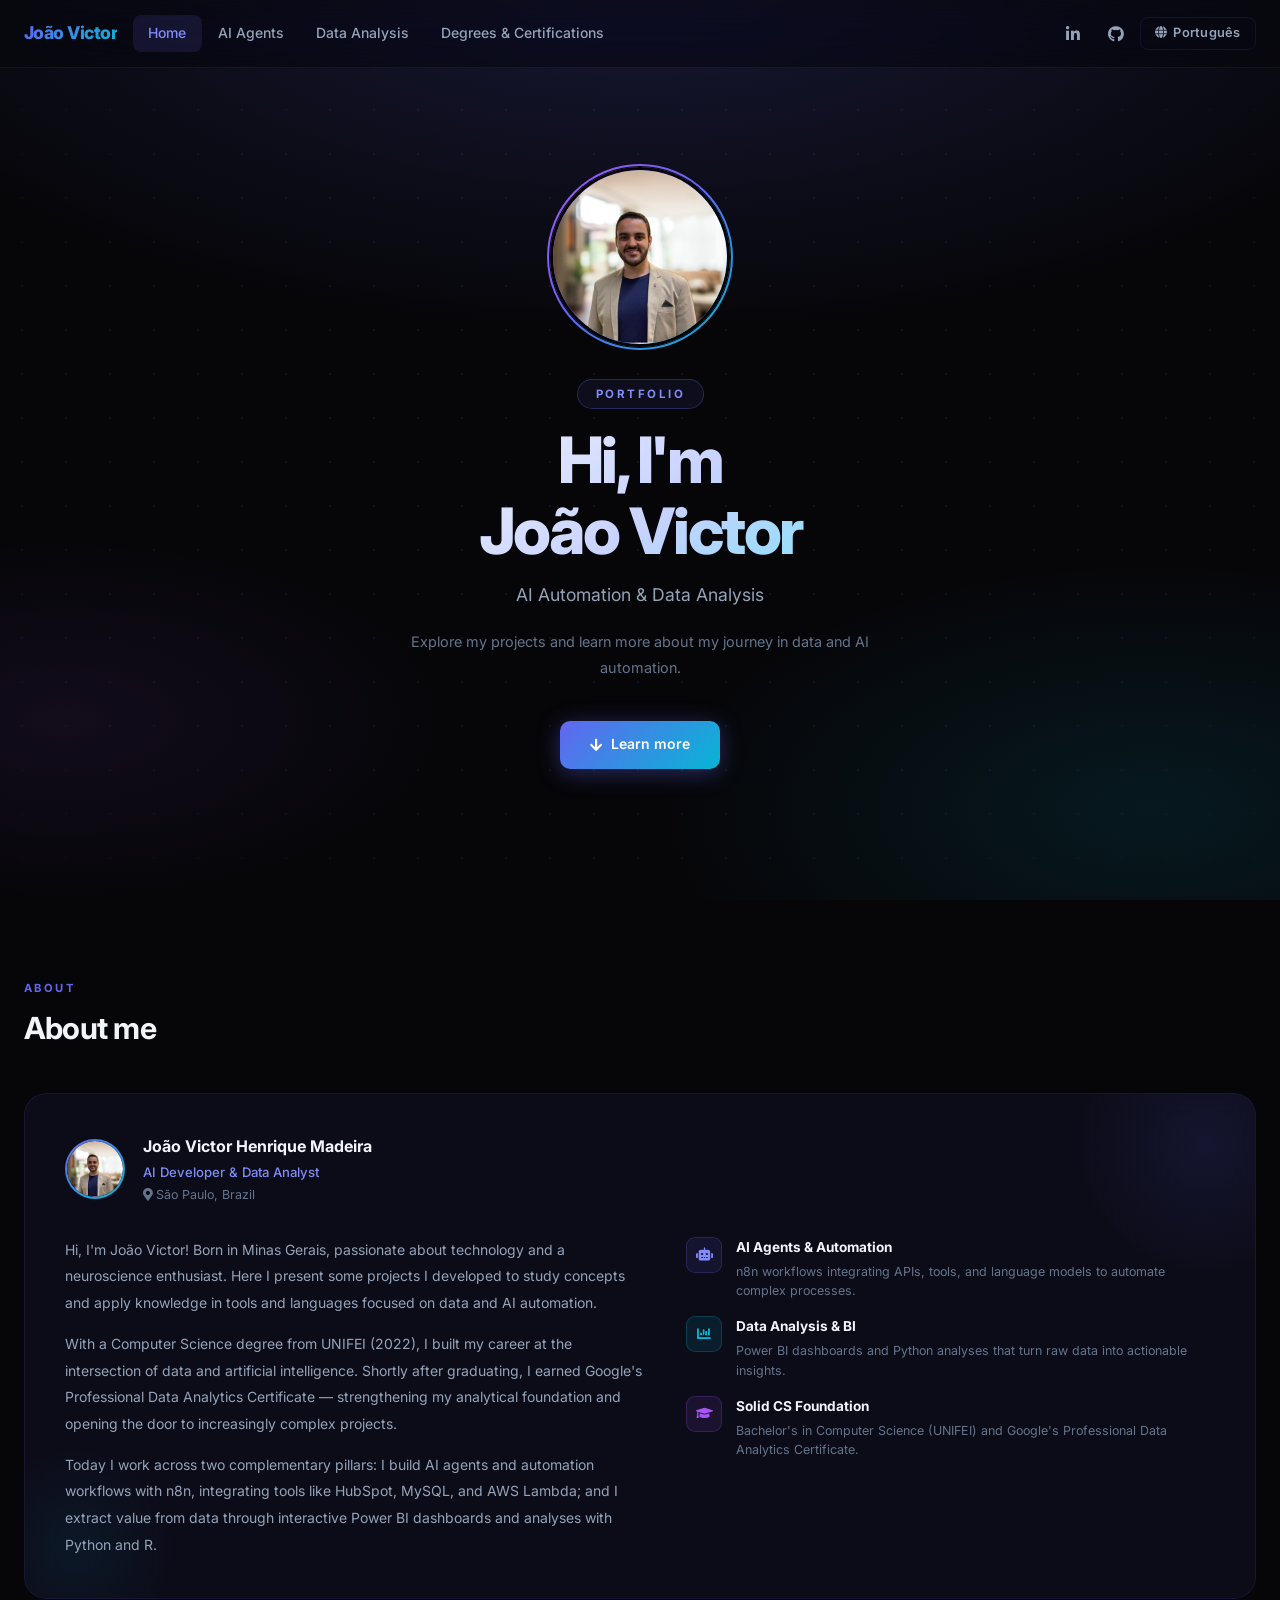
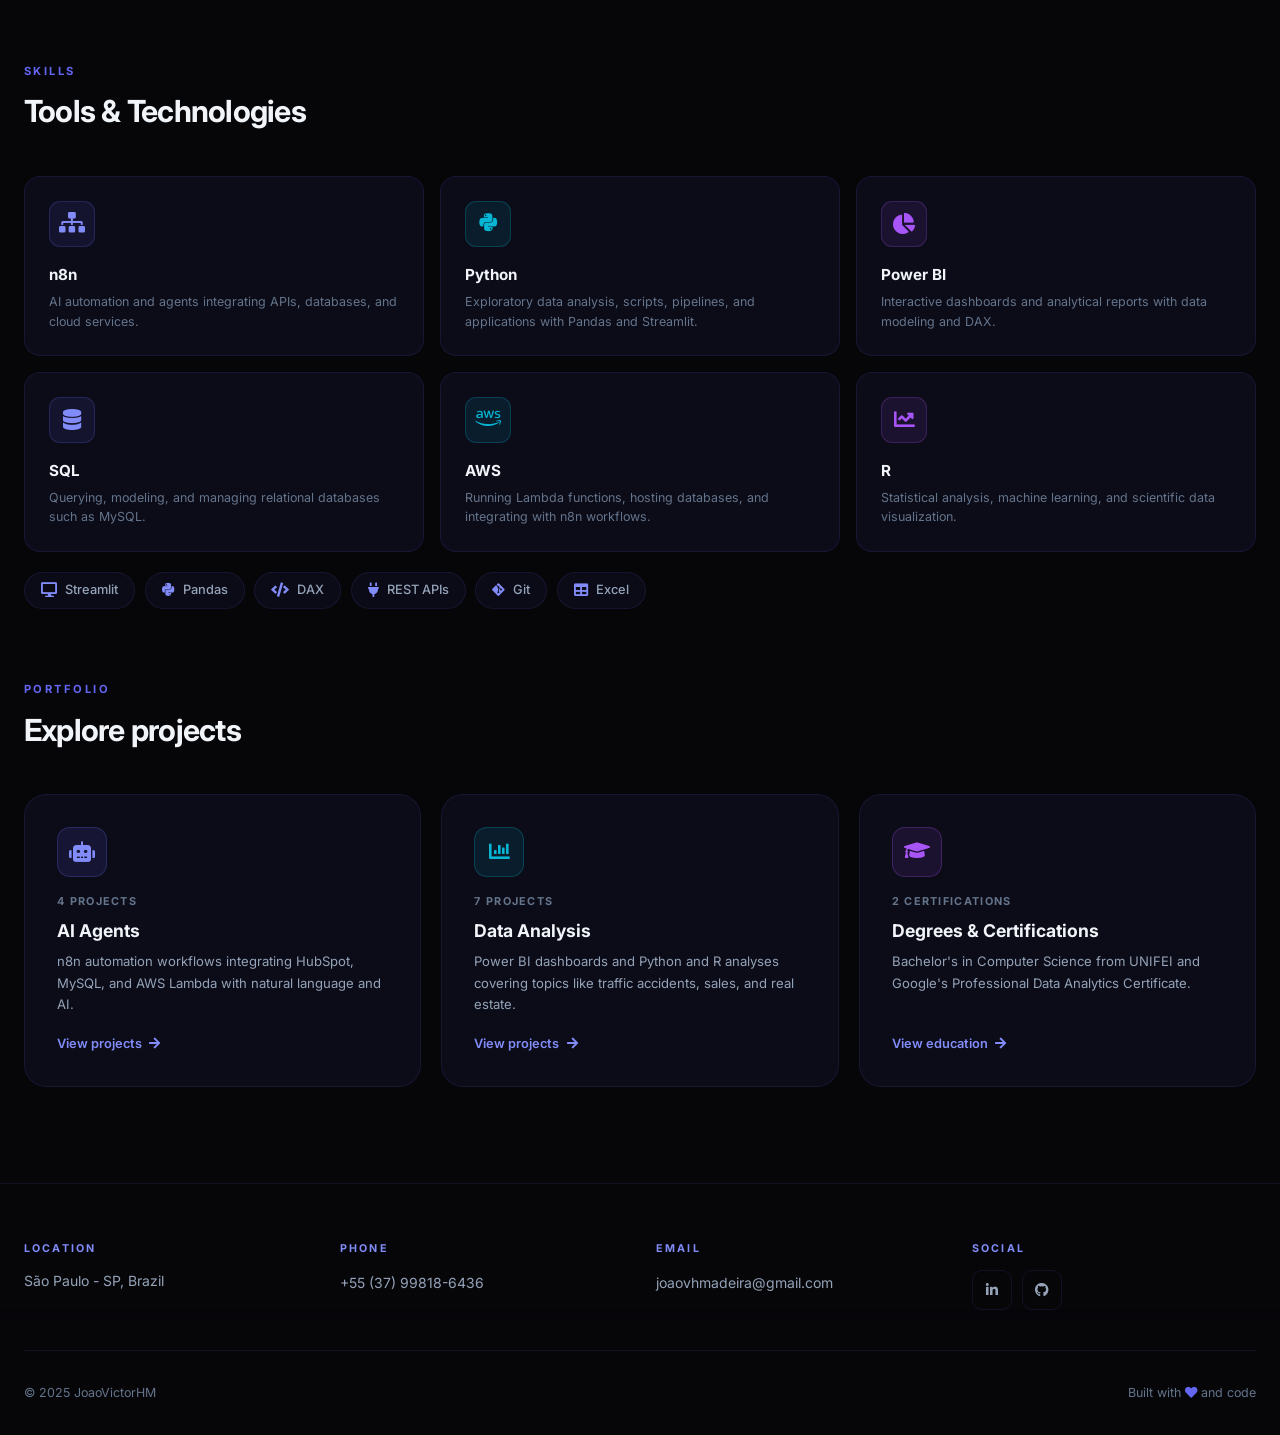
<file: index_en.html>
﻿<!DOCTYPE html>
<html lang="en">
<head>
  <meta charset="UTF-8" />
  <meta name="viewport" content="width=device-width, initial-scale=1.0" />
  <title>João Victor — Home</title>
    <link rel="icon" type="image/x-icon" href="images/favicon.ico">
  <link rel="icon" type="image/png" sizes="32x32" href="images/favicon-32.png">
  <link rel="apple-touch-icon" sizes="180x180" href="images/favicon-180.png"><link rel="preconnect" href="https://fonts.googleapis.com">
  <link rel="preconnect" href="https://fonts.gstatic.com" crossorigin>
  <link href="https://fonts.googleapis.com/css2?family=Inter:wght@300;400;500;600;700;800&display=swap" rel="stylesheet">
  <link rel="stylesheet" href="assets/css/fontawesome-all.min.css" />
  <link rel="stylesheet" href="assets/css/style.css" />
</head>
<body>

  <!-- NAVBAR -->
  <nav class="navbar" id="navbar">
    <div class="nav-inner">
      <a href="index_en.html" class="nav-brand">João Victor</a>
      <ul class="nav-links">
        <li class="active"><a href="index_en.html">Home</a></li>
        <li><a href="ai_agents_en.html">AI Agents</a></li>
        <li><a href="data_analytics_en.html">Data Analysis</a></li>
        <li><a href="degrees_en.html">Degrees &amp; Certifications</a></li>
      </ul>
      <div class="nav-actions">
        <a href="https://www.linkedin.com/in/joaovhmadeira/" target="_blank" class="nav-icon" title="LinkedIn">
          <i class="fab fa-linkedin-in"></i>
          <span class="sr-only">LinkedIn</span>
        </a>
        <a href="https://github.com/joaovhmadeira-web" target="_blank" class="nav-icon" title="GitHub">
          <i class="fab fa-github"></i>
          <span class="sr-only">GitHub</span>
        </a>
        <a href="index.html" class="nav-lang">
          <i class="fas fa-globe"></i>
          Português
        </a>
      </div>
      <button class="nav-toggle" aria-label="Open menu">
        <span></span><span></span><span></span>
      </button>
    </div>
  </nav>

  <!-- MOBILE NAV -->
  <div class="nav-mobile" id="navMobile">
    <ul>
      <li class="active"><a href="index_en.html">Home</a></li>
      <li><a href="ai_agents_en.html">AI Agents</a></li>
      <li><a href="data_analytics_en.html">Data Analysis</a></li>
      <li><a href="degrees_en.html">Degrees &amp; Certifications</a></li>
    </ul>
    <div class="nav-mobile-divider"></div>
    <div class="nav-mobile-actions">
      <a href="https://www.linkedin.com/in/joaovhmadeira/" target="_blank" class="nav-icon" title="LinkedIn">
        <i class="fab fa-linkedin-in"></i>
      </a>
      <a href="https://github.com/joaovhmadeira-web" target="_blank" class="nav-icon" title="GitHub">
        <i class="fab fa-github"></i>
      </a>
      <a href="index.html" class="nav-lang" style="margin-left:auto">
        <i class="fas fa-globe"></i> Português
      </a>
    </div>
  </div>

  <!-- HERO -->
  <section class="hero">
    <div class="hero-bg"></div>
    <div class="hero-grid"></div>
    <div class="hero-content">
      <div class="hero-avatar-wrap">
        <div class="hero-avatar-ring"></div>
        <div class="hero-avatar">
          <img src="images/profile-pic.png" alt="João Victor" />
        </div>
      </div>
      <span class="hero-eyebrow">Portfolio</span>
      <h1 class="hero-title">Hi, I'm<br>João Victor</h1>
      <p class="hero-subtitle">AI Automation &amp; Data Analysis</p>
      <p class="hero-desc">
        Explore my projects and learn more about my journey in data and AI automation.
      </p>
      <a href="#main-content" class="hero-cta">
        <i class="fas fa-arrow-down"></i>
        Learn more
      </a>
    </div>
  </section>

  <!-- MAIN -->
  <main class="main-wrap" id="main-content">

    <!-- ABOUT -->
    <div class="about-section">
      <div class="section-header">
        <p class="section-eyebrow">About</p>
        <h2 class="section-title">About me</h2>
      </div>
      <div class="about-card">
        <div class="about-header">
          <div class="about-avatar">
            <img src="images/profile-pic.png" alt="João Victor" />
          </div>
          <div>
            <p class="about-name">João Victor Henrique Madeira</p>
            <p class="about-role">AI Developer &amp; Data Analyst</p>
            <p class="about-location"><i class="fas fa-map-marker-alt"></i> São Paulo, Brazil</p>
          </div>
        </div>
        <div class="about-body">
          <div class="about-text">
            <p>Hi, I'm João Victor! Born in Minas Gerais, passionate about technology and a neuroscience enthusiast. Here I present some projects I developed to study concepts and apply knowledge in tools and languages focused on data and AI automation.</p>
            <p>With a Computer Science degree from UNIFEI (2022), I built my career at the intersection of data and artificial intelligence. Shortly after graduating, I earned Google's Professional Data Analytics Certificate — strengthening my analytical foundation and opening the door to increasingly complex projects.</p>
            <p>Today I work across two complementary pillars: I build AI agents and automation workflows with n8n, integrating tools like HubSpot, MySQL, and AWS Lambda; and I extract value from data through interactive Power BI dashboards and analyses with Python and R.</p>
          </div>
          <div class="about-highlights">
            <div class="about-highlight">
              <div class="about-highlight-icon">
                <i class="fas fa-robot"></i>
              </div>
              <div class="about-highlight-content">
                <h4>AI Agents &amp; Automation</h4>
                <p>n8n workflows integrating APIs, tools, and language models to automate complex processes.</p>
              </div>
            </div>
            <div class="about-highlight">
              <div class="about-highlight-icon cyan">
                <i class="fas fa-chart-bar"></i>
              </div>
              <div class="about-highlight-content">
                <h4>Data Analysis &amp; BI</h4>
                <p>Power BI dashboards and Python analyses that turn raw data into actionable insights.</p>
              </div>
            </div>
            <div class="about-highlight">
              <div class="about-highlight-icon purple">
                <i class="fas fa-graduation-cap"></i>
              </div>
              <div class="about-highlight-content">
                <h4>Solid CS Foundation</h4>
                <p>Bachelor's in Computer Science (UNIFEI) and Google's Professional Data Analytics Certificate.</p>
              </div>
            </div>
          </div>
        </div>
      </div>
    </div>

    <!-- SKILLS -->
    <div class="section-header">
      <p class="section-eyebrow">Skills</p>
      <h2 class="section-title">Tools &amp; Technologies</h2>
    </div>

    <div class="skill-cards-grid">
      <div class="skill-card-big">
        <div class="skill-card-big-icon">
          <i class="fas fa-sitemap"></i>
        </div>
        <p class="skill-card-big-name">n8n</p>
        <p class="skill-card-big-desc">AI automation and agents integrating APIs, databases, and cloud services.</p>
      </div>
      <div class="skill-card-big">
        <div class="skill-card-big-icon cyan">
          <i class="fab fa-python"></i>
        </div>
        <p class="skill-card-big-name">Python</p>
        <p class="skill-card-big-desc">Exploratory data analysis, scripts, pipelines, and applications with Pandas and Streamlit.</p>
      </div>
      <div class="skill-card-big">
        <div class="skill-card-big-icon purple">
          <i class="fas fa-chart-pie"></i>
        </div>
        <p class="skill-card-big-name">Power BI</p>
        <p class="skill-card-big-desc">Interactive dashboards and analytical reports with data modeling and DAX.</p>
      </div>
      <div class="skill-card-big">
        <div class="skill-card-big-icon">
          <i class="fas fa-database"></i>
        </div>
        <p class="skill-card-big-name">SQL</p>
        <p class="skill-card-big-desc">Querying, modeling, and managing relational databases such as MySQL.</p>
      </div>
      <div class="skill-card-big">
        <div class="skill-card-big-icon cyan">
          <i class="fab fa-aws"></i>
        </div>
        <p class="skill-card-big-name">AWS</p>
        <p class="skill-card-big-desc">Running Lambda functions, hosting databases, and integrating with n8n workflows.</p>
      </div>
      <div class="skill-card-big">
        <div class="skill-card-big-icon purple">
          <i class="fas fa-chart-line"></i>
        </div>
        <p class="skill-card-big-name">R</p>
        <p class="skill-card-big-desc">Statistical analysis, machine learning, and scientific data visualization.</p>
      </div>
    </div>

    <div class="skills-chips" style="margin-bottom: 4.5rem">
      <span class="skill-chip"><i class="fas fa-desktop"></i> Streamlit</span>
      <span class="skill-chip"><i class="fab fa-python"></i> Pandas</span>
      <span class="skill-chip"><i class="fas fa-code"></i> DAX</span>
      <span class="skill-chip"><i class="fas fa-plug"></i> REST APIs</span>
      <span class="skill-chip"><i class="fab fa-git-alt"></i> Git</span>
      <span class="skill-chip"><i class="fas fa-table"></i> Excel</span>
    </div>

    <!-- SECTION NAVIGATION -->
    <div class="section-header">
      <p class="section-eyebrow">Portfolio</p>
      <h2 class="section-title">Explore projects</h2>
    </div>

    <div class="section-links-grid">
      <a href="ai_agents_en.html" class="section-link-card">
        <div class="section-link-icon indigo">
          <i class="fas fa-robot"></i>
        </div>
        <span class="section-link-count">4 projects</span>
        <p class="section-link-title">AI Agents</p>
        <p class="section-link-desc">n8n automation workflows integrating HubSpot, MySQL, and AWS Lambda with natural language and AI.</p>
        <span class="section-link-arrow">
          View projects <i class="fas fa-arrow-right"></i>
        </span>
      </a>

      <a href="data_analytics_en.html" class="section-link-card">
        <div class="section-link-icon cyan">
          <i class="fas fa-chart-bar"></i>
        </div>
        <span class="section-link-count">7 projects</span>
        <p class="section-link-title">Data Analysis</p>
        <p class="section-link-desc">Power BI dashboards and Python and R analyses covering topics like traffic accidents, sales, and real estate.</p>
        <span class="section-link-arrow">
          View projects <i class="fas fa-arrow-right"></i>
        </span>
      </a>

      <a href="degrees_en.html" class="section-link-card">
        <div class="section-link-icon purple">
          <i class="fas fa-graduation-cap"></i>
        </div>
        <span class="section-link-count">2 certifications</span>
        <p class="section-link-title">Degrees &amp; Certifications</p>
        <p class="section-link-desc">Bachelor's in Computer Science from UNIFEI and Google's Professional Data Analytics Certificate.</p>
        <span class="section-link-arrow">
          View education <i class="fas fa-arrow-right"></i>
        </span>
      </a>
    </div>

  </main>

  <!-- FOOTER -->
  <footer>
    <div class="footer-inner">
      <div class="footer-grid">
        <div class="footer-col">
          <h4>Location</h4>
          <p>São Paulo - SP, Brazil</p>
        </div>
        <div class="footer-col">
          <h4>Phone</h4>
          <a href="tel:+5537998186436">+55 (37) 99818-6436</a>
        </div>
        <div class="footer-col">
          <h4>Email</h4>
          <a href="https://mail.google.com/mail/?view=cm&fs=1&to=joaovhmadeira@gmail.com" target="_blank">
            joaovhmadeira@gmail.com
          </a>
        </div>
        <div class="footer-col">
          <h4>Social</h4>
          <div class="footer-social">
            <a href="https://www.linkedin.com/in/joaovhmadeira/" target="_blank" class="footer-social-btn" title="LinkedIn">
              <i class="fab fa-linkedin-in"></i>
            </a>
            <a href="https://github.com/joaovhmadeira-web" target="_blank" class="footer-social-btn" title="GitHub">
              <i class="fab fa-github"></i>
            </a>
          </div>
        </div>
      </div>
      <div class="footer-bottom">
        <span>&copy; 2025 JoaoVictorHM</span>
        <span>Built with <i class="fas fa-heart" style="color:var(--indigo)"></i> and code</span>
      </div>
    </div>
  </footer>

  <script src="assets/js/main.js"></script>
</body>
</html>
</file>
<file: assets/css/style.css>
/* ============================================
   PORTFOLIO — Modern Design System
   Inspired by Blueprint + HeroUI aesthetics
   ============================================ */

*, *::before, *::after {
  box-sizing: border-box;
  margin: 0;
  padding: 0;
}

:root {
  --bg:        #060609;
  --bg-2:      #0c0c18;
  --bg-3:      #111122;
  --card-bg:   rgba(14, 14, 28, 0.88);

  --indigo:       #6366f1;
  --indigo-light: #818cf8;
  --cyan:         #06b6d4;
  --purple:       #a855f7;

  --text:   #f1f5f9;
  --text-2: #94a3b8;
  --text-3: #64748b;

  --border:       rgba(99, 102, 241, 0.12);
  --border-hover: rgba(99, 102, 241, 0.38);

  --gradient:      linear-gradient(135deg, #6366f1 0%, #06b6d4 100%);
  --gradient-wide: linear-gradient(135deg, #a855f7 0%, #6366f1 45%, #06b6d4 100%);

  --shadow-card:  0 2px 12px rgba(0, 0, 0, 0.45);
  --shadow-hover: 0 20px 60px -10px rgba(99, 102, 241, 0.28);

  --radius:    12px;
  --radius-lg: 16px;
  --radius-xl: 22px;

  --ease: cubic-bezier(0.4, 0, 0.2, 1);
  --nav-h: 68px;
}

html {
  scroll-behavior: smooth;
  font-size: 16px;
}

body {
  font-family: 'Inter', system-ui, -apple-system, BlinkMacSystemFont, sans-serif;
  background-color: var(--bg);
  color: var(--text);
  line-height: 1.6;
  overflow-x: hidden;
  min-height: 100vh;
}

img { max-width: 100%; display: block; }
a   { text-decoration: none; transition: color 0.2s var(--ease); }

::-webkit-scrollbar       { width: 5px; }
::-webkit-scrollbar-track  { background: var(--bg-2); }
::-webkit-scrollbar-thumb  { background: var(--indigo); border-radius: 3px; }

/* ============================================
   NAVBAR
   ============================================ */
.navbar {
  position: fixed;
  top: 0; left: 0; right: 0;
  height: var(--nav-h);
  z-index: 100;
  backdrop-filter: blur(24px) saturate(180%);
  -webkit-backdrop-filter: blur(24px) saturate(180%);
  background: rgba(6, 6, 9, 0.55);
  border-bottom: 1px solid var(--border);
  transition: background 0.35s var(--ease), border-color 0.35s var(--ease), box-shadow 0.35s var(--ease);
}

.navbar.scrolled {
  background: rgba(6, 6, 9, 0.94);
  border-bottom-color: rgba(99, 102, 241, 0.22);
  box-shadow: 0 4px 30px rgba(0, 0, 0, 0.3);
}

.nav-inner {
  max-width: 1280px;
  margin: 0 auto;
  padding: 0 1.5rem;
  height: 100%;
  display: flex;
  align-items: center;
  gap: 1rem;
}

.nav-brand {
  font-size: 1.1rem;
  font-weight: 800;
  letter-spacing: -0.03em;
  background: var(--gradient);
  -webkit-background-clip: text;
  -webkit-text-fill-color: transparent;
  background-clip: text;
  flex-shrink: 0;
  white-space: nowrap;
}

.nav-links {
  display: flex;
  list-style: none;
  gap: 0.1rem;
  flex: 1;
}

.nav-links a {
  display: block;
  padding: 0.45rem 0.95rem;
  border-radius: 8px;
  color: var(--text-2);
  font-size: 0.875rem;
  font-weight: 500;
  white-space: nowrap;
  transition: all 0.2s var(--ease);
}

.nav-links a:hover {
  color: var(--text);
  background: rgba(255, 255, 255, 0.05);
}

.nav-links li.active a {
  color: var(--indigo-light);
  background: rgba(99, 102, 241, 0.13);
}

.nav-actions {
  display: flex;
  align-items: center;
  gap: 0.4rem;
  flex-shrink: 0;
}

.nav-icon {
  display: flex;
  align-items: center;
  justify-content: center;
  width: 36px;
  height: 36px;
  border-radius: 8px;
  color: var(--text-2);
  font-size: 1rem;
  border: 1px solid transparent;
  transition: all 0.2s var(--ease);
}

.nav-icon:hover {
  color: var(--text);
  background: rgba(255, 255, 255, 0.06);
  border-color: var(--border);
}

.nav-lang {
  display: inline-flex;
  align-items: center;
  gap: 0.35rem;
  padding: 0.35rem 0.9rem;
  border-radius: 8px;
  border: 1px solid var(--border);
  color: var(--text-2);
  font-size: 0.8rem;
  font-weight: 600;
  letter-spacing: 0.02em;
  transition: all 0.2s var(--ease);
  white-space: nowrap;
}

.nav-lang:hover {
  border-color: var(--indigo);
  color: var(--indigo-light);
  background: rgba(99, 102, 241, 0.08);
}

.nav-toggle {
  display: none;
  flex-direction: column;
  gap: 5px;
  cursor: pointer;
  padding: 4px;
  margin-left: auto;
  background: none;
  border: none;
}

.nav-toggle span {
  display: block;
  width: 22px;
  height: 2px;
  background: var(--text-2);
  border-radius: 2px;
  transition: all 0.3s var(--ease);
}

/* Mobile nav drawer */
.nav-mobile {
  display: none;
  position: fixed;
  top: var(--nav-h);
  left: 0; right: 0;
  background: rgba(7, 7, 13, 0.97);
  backdrop-filter: blur(24px);
  -webkit-backdrop-filter: blur(24px);
  border-bottom: 1px solid var(--border);
  padding: 1rem 1.5rem 1.25rem;
  z-index: 99;
  flex-direction: column;
  gap: 0.2rem;
  box-shadow: 0 8px 32px rgba(0, 0, 0, 0.4);
}

.nav-mobile.open { display: flex; }

.nav-mobile ul { list-style: none; display: flex; flex-direction: column; gap: 0.2rem; }

.nav-mobile a {
  display: block;
  padding: 0.7rem 1rem;
  border-radius: 8px;
  color: var(--text-2);
  font-size: 0.9rem;
  font-weight: 500;
  transition: all 0.2s var(--ease);
}

.nav-mobile a:hover { color: var(--text); background: rgba(255, 255, 255, 0.05); }
.nav-mobile li.active a { color: var(--indigo-light); background: rgba(99, 102, 241, 0.12); }

.nav-mobile-divider {
  height: 1px;
  background: var(--border);
  margin: 0.6rem 0;
}

.nav-mobile-actions {
  display: flex;
  align-items: center;
  gap: 0.6rem;
  padding: 0.25rem 0.5rem;
}

/* ============================================
   HERO
   ============================================ */
.hero {
  position: relative;
  min-height: 100vh;
  display: flex;
  flex-direction: column;
  align-items: center;
  justify-content: center;
  padding: calc(var(--nav-h) + 3rem) 2rem 5rem;
  text-align: center;
  overflow: hidden;
}

.hero-bg {
  position: absolute;
  inset: 0;
  background:
    radial-gradient(ellipse 110% 70% at 50% -5%,  rgba(99, 102, 241, 0.2)  0%, transparent 60%),
    radial-gradient(ellipse 70%  50% at 90%  90%,  rgba(6, 182, 212, 0.11)  0%, transparent 55%),
    radial-gradient(ellipse 60%  40% at  5%  80%,  rgba(168, 85, 247, 0.08) 0%, transparent 50%);
  animation: heroBgPulse 12s ease-in-out infinite alternate;
}

@keyframes heroBgPulse {
  from { opacity: 0.75; transform: scale(1);    }
  to   { opacity: 1;    transform: scale(1.06); }
}

.hero-grid {
  position: absolute;
  inset: 0;
  background-image: radial-gradient(circle, rgba(99, 102, 241, 0.13) 1px, transparent 1px);
  background-size: 44px 44px;
  mask-image: radial-gradient(ellipse 90% 85% at 50% 50%, black 20%, transparent 100%);
  -webkit-mask-image: radial-gradient(ellipse 90% 85% at 50% 50%, black 20%, transparent 100%);
}

.hero-content {
  position: relative;
  z-index: 1;
  max-width: 680px;
  width: 100%;
}

/* Avatar with animated gradient ring */
.hero-avatar-wrap {
  position: relative;
  width: 180px;
  height: 180px;
  margin: 0 auto 2rem;
}

.hero-avatar-ring {
  position: absolute;
  inset: -3px;
  border-radius: 50%;
  background: var(--gradient-wide);
  animation: ringHue 5s linear infinite;
}

@keyframes ringHue {
  from { filter: hue-rotate(0deg);   }
  to   { filter: hue-rotate(360deg); }
}

.hero-avatar {
  position: relative;
  width: 180px;
  height: 180px;
  border-radius: 50%;
  overflow: hidden;
  border: 3px solid var(--bg);
  z-index: 1;
  box-shadow: 0 0 0 1px var(--bg);
}

.hero-avatar img {
  width: 100%;
  height: 100%;
  object-fit: cover;
}

.hero-eyebrow {
  display: inline-block;
  font-size: 0.72rem;
  font-weight: 700;
  letter-spacing: 0.22em;
  text-transform: uppercase;
  color: var(--indigo-light);
  margin-bottom: 1rem;
  padding: 0.3rem 1.1rem;
  border-radius: 100px;
  border: 1px solid rgba(99, 102, 241, 0.3);
  background: rgba(99, 102, 241, 0.08);
}

.hero-title {
  font-size: clamp(2.2rem, 5.5vw, 4rem);
  font-weight: 800;
  letter-spacing: -0.04em;
  line-height: 1.1;
  margin-bottom: 0.9rem;
  background: linear-gradient(140deg, #ffffff 0%, #c7d2fe 55%, #67e8f9 100%);
  -webkit-background-clip: text;
  -webkit-text-fill-color: transparent;
  background-clip: text;
}

.hero-subtitle {
  font-size: clamp(0.95rem, 2vw, 1.1rem);
  color: var(--text-2);
  margin-bottom: 1.25rem;
  font-weight: 400;
}

.hero-desc {
  font-size: 0.9rem;
  color: var(--text-3);
  line-height: 1.8;
  max-width: 480px;
  margin: 0 auto 2.5rem;
}

.hero-desc a { color: var(--indigo-light); font-weight: 500; }
.hero-desc a:hover { color: var(--cyan); }

.hero-cta {
  display: inline-flex;
  align-items: center;
  gap: 0.55rem;
  padding: 0.8rem 1.9rem;
  border-radius: 10px;
  background: var(--gradient);
  color: #fff;
  font-size: 0.875rem;
  font-weight: 600;
  box-shadow: 0 4px 22px rgba(99, 102, 241, 0.38);
  transition: transform 0.2s var(--ease), box-shadow 0.2s var(--ease);
  border: none;
  cursor: pointer;
}

.hero-cta:hover {
  color: #fff;
  transform: translateY(-2px);
  box-shadow: 0 8px 32px rgba(99, 102, 241, 0.52);
}

/* Staggered entrance */
.hero-content > * {
  opacity: 0;
  animation: heroUp 0.7s var(--ease) forwards;
}

.hero-avatar-wrap { animation-delay: 0.05s; }
.hero-eyebrow     { animation-delay: 0.2s;  }
.hero-title       { animation-delay: 0.3s;  }
.hero-subtitle    { animation-delay: 0.4s;  }
.hero-desc        { animation-delay: 0.5s;  }
.hero-cta         { animation-delay: 0.6s;  }

@keyframes heroUp {
  from { opacity: 0; transform: translateY(22px); }
  to   { opacity: 1; transform: translateY(0);    }
}

/* ============================================
   MAIN CONTENT WRAPPER
   ============================================ */
.main-wrap {
  max-width: 1280px;
  margin: 0 auto;
  padding: 5rem 1.5rem 6rem;
}

.section-header { margin-bottom: 2.5rem; }

.section-eyebrow {
  font-size: 0.7rem;
  font-weight: 700;
  letter-spacing: 0.22em;
  text-transform: uppercase;
  color: var(--indigo);
  margin-bottom: 0.4rem;
}

.section-title {
  font-size: clamp(1.4rem, 3vw, 1.9rem);
  font-weight: 700;
  letter-spacing: -0.025em;
  color: var(--text);
}

/* ============================================
   CARDS GRID
   ============================================ */
.cards-grid {
  display: grid;
  grid-template-columns: repeat(2, 1fr);
  gap: 1.25rem;
}

/* Base card */
.card {
  background: var(--card-bg);
  border: 1px solid var(--border);
  border-radius: var(--radius-lg);
  overflow: hidden;
  backdrop-filter: blur(14px);
  -webkit-backdrop-filter: blur(14px);
  transition:
    border-color 0.3s var(--ease),
    box-shadow   0.3s var(--ease),
    transform    0.3s var(--ease);
  opacity: 0;
  transform: translateY(24px);
}

.card.in-view {
  opacity: 1;
  transform: translateY(0);
  transition:
    opacity      0.55s var(--ease),
    transform    0.55s var(--ease),
    border-color 0.3s  var(--ease),
    box-shadow   0.3s  var(--ease);
}

.card:hover {
  border-color: var(--border-hover);
  box-shadow: var(--shadow-hover);
  transform: translateY(-5px);
}

/* Thumbnail */
.card-thumb {
  display: block;
  position: relative;
  overflow: hidden;
  height: 220px;
  flex-shrink: 0;
}

.card-thumb img {
  width: 100%;
  height: 100%;
  object-fit: cover;
  transition: transform 0.55s var(--ease);
}

.card:hover .card-thumb img { transform: scale(1.06); }

.card-thumb-overlay {
  position: absolute;
  inset: 0;
  background: linear-gradient(to top, rgba(6, 6, 9, 0.88) 0%, rgba(6, 6, 9, 0.08) 65%);
}

/* Body */
.card-body { padding: 1.4rem; }

.card-date {
  display: inline-flex;
  align-items: center;
  gap: 0.38rem;
  padding: 0.22rem 0.72rem;
  border-radius: 100px;
  background: rgba(99, 102, 241, 0.1);
  border: 1px solid rgba(99, 102, 241, 0.2);
  font-size: 0.7rem;
  font-weight: 600;
  letter-spacing: 0.04em;
  color: var(--indigo-light);
  margin-bottom: 0.8rem;
}

.card-title {
  font-size: 0.98rem;
  font-weight: 700;
  color: var(--text);
  margin-bottom: 0.65rem;
  line-height: 1.45;
}

.card-title a { color: inherit; }
.card-title a:hover { color: var(--indigo-light); }

.card-desc {
  font-size: 0.825rem;
  color: var(--text-2);
  line-height: 1.75;
  margin-bottom: 1.25rem;
}

.card-desc a { color: var(--indigo-light); }
.card-desc a:hover { color: var(--cyan); }

/* Button */
.btn {
  display: inline-flex;
  align-items: center;
  gap: 0.42rem;
  padding: 0.52rem 1.1rem;
  border-radius: 8px;
  font-size: 0.8rem;
  font-weight: 600;
  border: 1px solid var(--border-hover);
  color: var(--indigo-light);
  background: transparent;
  transition: all 0.22s var(--ease);
  cursor: pointer;
}

.btn:hover {
  background: var(--gradient);
  border-color: transparent;
  color: #fff;
  box-shadow: 0 4px 16px rgba(99, 102, 241, 0.42);
  transform: translateY(-1px);
}

.btn-lg {
  padding: 0.68rem 1.5rem;
  font-size: 0.875rem;
  border-radius: 10px;
}

/* Featured card (full-width horizontal) */
.card.card-featured {
  grid-column: 1 / -1;
  display: grid;
  grid-template-columns: 1.15fr 1fr;
  min-height: 320px;
}

.card.card-featured .card-thumb {
  height: auto;
  min-height: 280px;
}

.card.card-featured .card-body {
  padding: 2.5rem;
  display: flex;
  flex-direction: column;
  justify-content: center;
}

.card.card-featured .card-title {
  font-size: 1.4rem;
  margin-bottom: 0.8rem;
  line-height: 1.3;
}

.card.card-featured .card-desc {
  font-size: 0.9rem;
  margin-bottom: 1.5rem;
}

/* ============================================
   DEGREES PAGE
   ============================================ */
.degrees-list {
  display: flex;
  flex-direction: column;
  gap: 1.5rem;
}

.degree-card {
  background: var(--card-bg);
  border: 1px solid var(--border);
  border-radius: var(--radius-xl);
  overflow: hidden;
  backdrop-filter: blur(14px);
  -webkit-backdrop-filter: blur(14px);
  display: grid;
  grid-template-columns: 1fr 1.3fr;
  min-height: 320px;
  transition:
    border-color 0.3s var(--ease),
    box-shadow   0.3s var(--ease);
  opacity: 0;
  transform: translateY(24px);
}

.degree-card.in-view {
  opacity: 1;
  transform: translateY(0);
  transition:
    opacity      0.55s var(--ease),
    transform    0.55s var(--ease),
    border-color 0.3s  var(--ease),
    box-shadow   0.3s  var(--ease);
}

.degree-card:hover {
  border-color: var(--border-hover);
  box-shadow: var(--shadow-hover);
}

.degree-card-body {
  padding: 2.5rem;
  display: flex;
  flex-direction: column;
  justify-content: center;
}

.degree-card-image {
  position: relative;
  overflow: hidden;
}

.degree-card-image img {
  width: 100%;
  height: 100%;
  object-fit: cover;
  transition: transform 0.55s var(--ease);
}

.degree-card:hover .degree-card-image img { transform: scale(1.04); }

.degree-badge {
  display: inline-flex;
  align-items: center;
  gap: 0.35rem;
  padding: 0.25rem 0.85rem;
  border-radius: 100px;
  font-size: 0.68rem;
  font-weight: 700;
  letter-spacing: 0.12em;
  text-transform: uppercase;
  margin-bottom: 1rem;
}

.degree-badge.academic {
  background: rgba(99, 102, 241, 0.12);
  border: 1px solid rgba(99, 102, 241, 0.28);
  color: var(--indigo-light);
}

.degree-badge.certification {
  background: rgba(6, 182, 212, 0.1);
  border: 1px solid rgba(6, 182, 212, 0.28);
  color: var(--cyan);
}

.degree-title {
  font-size: clamp(1.2rem, 2.5vw, 1.65rem);
  font-weight: 800;
  letter-spacing: -0.025em;
  color: var(--text);
  line-height: 1.2;
  margin-bottom: 0.6rem;
}

.degree-date {
  font-size: 0.78rem;
  color: var(--text-3);
  margin-bottom: 1rem;
  display: flex;
  align-items: center;
  gap: 0.4rem;
}

.degree-desc {
  font-size: 0.875rem;
  color: var(--text-2);
  line-height: 1.8;
}

.degree-desc a { color: var(--indigo-light); }
.degree-desc a:hover { color: var(--cyan); }

/* ============================================
   FOOTER
   ============================================ */
footer {
  border-top: 1px solid var(--border);
  background: linear-gradient(to bottom, transparent, rgba(6, 6, 9, 0.5));
}

.footer-inner {
  max-width: 1280px;
  margin: 0 auto;
  padding: 3.5rem 1.5rem 2rem;
}

.footer-grid {
  display: grid;
  grid-template-columns: repeat(4, 1fr);
  gap: 2rem;
  padding-bottom: 2.5rem;
  border-bottom: 1px solid var(--border);
  margin-bottom: 2rem;
}

.footer-col h4 {
  font-size: 0.67rem;
  font-weight: 700;
  letter-spacing: 0.2em;
  text-transform: uppercase;
  color: var(--indigo-light);
  margin-bottom: 0.8rem;
}

.footer-col p,
.footer-col a {
  font-size: 0.875rem;
  color: var(--text-2);
}

.footer-col a:hover { color: var(--text); }

.footer-social { display: flex; gap: 0.6rem; }

.footer-social-btn {
  display: flex;
  align-items: center;
  justify-content: center;
  width: 40px;
  height: 40px;
  border-radius: 10px;
  border: 1px solid var(--border);
  color: var(--text-2);
  font-size: 1rem;
  transition: all 0.22s var(--ease);
}

.footer-social-btn:hover {
  border-color: rgba(99, 102, 241, 0.42);
  color: var(--indigo-light);
  background: rgba(99, 102, 241, 0.08);
  transform: translateY(-2px);
}

.footer-bottom {
  display: flex;
  align-items: center;
  justify-content: space-between;
  font-size: 0.78rem;
  color: var(--text-3);
}

.footer-bottom a { color: var(--text-3); }
.footer-bottom a:hover { color: var(--indigo-light); }

/* ============================================
   SKILLS SECTION
   ============================================ */
.skills-section {
  background: var(--bg-2);
  border-top: 1px solid var(--border);
  border-bottom: 1px solid var(--border);
  padding: 2.5rem 1.5rem;
}

.skills-inner {
  max-width: 1280px;
  margin: 0 auto;
}

.skills-header {
  display: flex;
  align-items: center;
  gap: 1rem;
  margin-bottom: 1.25rem;
}

.skills-header .section-eyebrow { margin-bottom: 0; }

.skills-chips {
  display: flex;
  flex-wrap: wrap;
  gap: 0.6rem;
}

.skill-chip {
  display: inline-flex;
  align-items: center;
  gap: 0.5rem;
  padding: 0.48rem 1rem;
  border-radius: 100px;
  background: rgba(99, 102, 241, 0.06);
  border: 1px solid var(--border);
  font-size: 0.8rem;
  font-weight: 500;
  color: var(--text-2);
  transition: all 0.22s var(--ease);
  cursor: default;
  user-select: none;
}

.skill-chip:hover {
  background: rgba(99, 102, 241, 0.13);
  border-color: var(--border-hover);
  color: var(--text);
  transform: translateY(-1px);
}

.skill-chip i {
  font-size: 0.9rem;
  color: var(--indigo-light);
  flex-shrink: 0;
}

/* ============================================
   CARD TAGS
   ============================================ */
.card-tags {
  display: flex;
  flex-wrap: wrap;
  gap: 0.38rem;
  margin-top: 0.9rem;
  padding-top: 0.9rem;
  border-top: 1px solid var(--border);
}

.card-tag {
  font-size: 0.67rem;
  font-weight: 600;
  letter-spacing: 0.04em;
  padding: 0.18rem 0.6rem;
  border-radius: 6px;
  background: rgba(99, 102, 241, 0.07);
  border: 1px solid rgba(99, 102, 241, 0.14);
  color: var(--text-3);
  transition: all 0.2s var(--ease);
}

.card-tag:hover {
  color: var(--indigo-light);
  border-color: rgba(99, 102, 241, 0.32);
  background: rgba(99, 102, 241, 0.12);
}

/* ============================================
   ABOUT SECTION
   ============================================ */
.about-section {
  margin-bottom: 4rem;
}

.about-card {
  background: var(--card-bg);
  border: 1px solid var(--border);
  border-radius: var(--radius-xl);
  padding: 2.5rem;
  backdrop-filter: blur(14px);
  -webkit-backdrop-filter: blur(14px);
  position: relative;
  overflow: hidden;
}

.about-card::before {
  content: '';
  position: absolute;
  top: -80px;
  right: -80px;
  width: 260px;
  height: 260px;
  border-radius: 50%;
  background: radial-gradient(circle, rgba(99, 102, 241, 0.1) 0%, transparent 70%);
  pointer-events: none;
}

.about-card::after {
  content: '';
  position: absolute;
  bottom: -50px;
  left: -50px;
  width: 200px;
  height: 200px;
  border-radius: 50%;
  background: radial-gradient(circle, rgba(6, 182, 212, 0.07) 0%, transparent 70%);
  pointer-events: none;
}

.about-header {
  display: flex;
  align-items: center;
  gap: 1.1rem;
  margin-bottom: 2rem;
  position: relative;
  z-index: 1;
}

.about-avatar {
  width: 60px;
  height: 60px;
  border-radius: 50%;
  overflow: hidden;
  flex-shrink: 0;
  border: 2px solid transparent;
  background: linear-gradient(var(--bg-3), var(--bg-3)) padding-box,
              var(--gradient) border-box;
}

.about-avatar img { width: 100%; height: 100%; object-fit: cover; }

.about-name {
  font-size: 1rem;
  font-weight: 700;
  color: var(--text);
  margin-bottom: 0.15rem;
}

.about-role {
  font-size: 0.82rem;
  color: var(--indigo-light);
  font-weight: 500;
}

.about-location {
  font-size: 0.78rem;
  color: var(--text-3);
  margin-top: 0.12rem;
  display: flex;
  align-items: center;
  gap: 0.3rem;
}

.about-body {
  display: grid;
  grid-template-columns: 1.1fr 1fr;
  gap: 2.5rem;
  position: relative;
  z-index: 1;
}

.about-text p {
  font-size: 0.875rem;
  color: var(--text-2);
  line-height: 1.9;
  margin-bottom: 0.9rem;
}

.about-text p:last-child { margin-bottom: 0; }

.about-highlights {
  display: flex;
  flex-direction: column;
  gap: 1rem;
}

.about-highlight {
  display: flex;
  gap: 0.85rem;
  align-items: flex-start;
}

.about-highlight-icon {
  width: 36px;
  height: 36px;
  border-radius: 9px;
  display: flex;
  align-items: center;
  justify-content: center;
  font-size: 0.85rem;
  flex-shrink: 0;
  background: rgba(99, 102, 241, 0.1);
  border: 1px solid rgba(99, 102, 241, 0.22);
  color: var(--indigo-light);
}

.about-highlight-icon.cyan {
  background: rgba(6, 182, 212, 0.1);
  border-color: rgba(6, 182, 212, 0.22);
  color: var(--cyan);
}

.about-highlight-icon.purple {
  background: rgba(168, 85, 247, 0.1);
  border-color: rgba(168, 85, 247, 0.22);
  color: var(--purple);
}

.about-highlight-content h4 {
  font-size: 0.85rem;
  font-weight: 700;
  color: var(--text);
  margin-bottom: 0.2rem;
}

.about-highlight-content p {
  font-size: 0.78rem;
  color: var(--text-3);
  line-height: 1.55;
}

@media (max-width: 768px) {
  .about-body { grid-template-columns: 1fr; gap: 1.75rem; }
  .about-card { padding: 1.75rem; }
}

@media (max-width: 480px) {
  .about-card { padding: 1.25rem; }
}

/* ============================================
   SKILL CARDS BIG (index landing page)
   ============================================ */
.skill-cards-grid {
  display: grid;
  grid-template-columns: repeat(3, 1fr);
  gap: 1rem;
  margin-bottom: 1.25rem;
}

.skill-card-big {
  background: var(--card-bg);
  border: 1px solid var(--border);
  border-radius: var(--radius-lg);
  padding: 1.5rem;
  backdrop-filter: blur(12px);
  -webkit-backdrop-filter: blur(12px);
  transition: all 0.22s var(--ease);
}

.skill-card-big:hover {
  border-color: var(--border-hover);
  box-shadow: 0 8px 24px rgba(99, 102, 241, 0.15);
  transform: translateY(-2px);
}

.skill-card-big-icon {
  width: 46px;
  height: 46px;
  border-radius: 11px;
  display: flex;
  align-items: center;
  justify-content: center;
  font-size: 1.3rem;
  margin-bottom: 1rem;
  background: rgba(99, 102, 241, 0.1);
  border: 1px solid rgba(99, 102, 241, 0.22);
  color: var(--indigo-light);
}

.skill-card-big-icon.cyan {
  background: rgba(6, 182, 212, 0.1);
  border-color: rgba(6, 182, 212, 0.22);
  color: var(--cyan);
}

.skill-card-big-icon.purple {
  background: rgba(168, 85, 247, 0.1);
  border-color: rgba(168, 85, 247, 0.22);
  color: var(--purple);
}

.skill-card-big-name {
  font-size: 0.95rem;
  font-weight: 700;
  color: var(--text);
  margin-bottom: 0.3rem;
}

.skill-card-big-desc {
  font-size: 0.78rem;
  color: var(--text-3);
  line-height: 1.55;
}

/* ============================================
   SECTION NAVIGATION CARDS (index landing page)
   ============================================ */
.section-links-grid {
  display: grid;
  grid-template-columns: repeat(3, 1fr);
  gap: 1.25rem;
}

.section-link-card {
  display: flex;
  flex-direction: column;
  gap: 0.6rem;
  padding: 2rem;
  background: var(--card-bg);
  border: 1px solid var(--border);
  border-radius: var(--radius-xl);
  backdrop-filter: blur(12px);
  -webkit-backdrop-filter: blur(12px);
  transition: all 0.3s var(--ease);
  position: relative;
  overflow: hidden;
  text-decoration: none;
}

.section-link-card::before {
  content: '';
  position: absolute;
  top: 0; left: 0; right: 0;
  height: 2px;
  background: var(--gradient);
  transform: scaleX(0);
  transform-origin: left;
  transition: transform 0.3s var(--ease);
}

.section-link-card:hover {
  border-color: var(--border-hover);
  box-shadow: var(--shadow-hover);
  transform: translateY(-5px);
}

.section-link-card:hover::before { transform: scaleX(1); }

.section-link-icon {
  width: 50px;
  height: 50px;
  border-radius: 13px;
  display: flex;
  align-items: center;
  justify-content: center;
  font-size: 1.3rem;
  flex-shrink: 0;
  margin-bottom: 0.4rem;
}

.section-link-icon.indigo {
  background: rgba(99, 102, 241, 0.12);
  border: 1px solid rgba(99, 102, 241, 0.25);
  color: var(--indigo-light);
}

.section-link-icon.cyan {
  background: rgba(6, 182, 212, 0.1);
  border: 1px solid rgba(6, 182, 212, 0.25);
  color: var(--cyan);
}

.section-link-icon.purple {
  background: rgba(168, 85, 247, 0.1);
  border: 1px solid rgba(168, 85, 247, 0.25);
  color: var(--purple);
}

.section-link-count {
  font-size: 0.68rem;
  font-weight: 700;
  letter-spacing: 0.12em;
  color: var(--text-3);
  text-transform: uppercase;
}

.section-link-title {
  font-size: 1.1rem;
  font-weight: 700;
  color: var(--text);
  line-height: 1.2;
}

.section-link-desc {
  font-size: 0.82rem;
  color: var(--text-2);
  line-height: 1.65;
  flex: 1;
}

.section-link-arrow {
  display: inline-flex;
  align-items: center;
  gap: 0.45rem;
  font-size: 0.8rem;
  font-weight: 600;
  color: var(--indigo-light);
  transition: gap 0.2s var(--ease), color 0.2s var(--ease);
  margin-top: 0.5rem;
}

.section-link-card:hover .section-link-arrow {
  gap: 0.8rem;
  color: var(--cyan);
}

@media (max-width: 1024px) {
  .section-links-grid { grid-template-columns: 1fr 1fr; }
  .skill-cards-grid   { grid-template-columns: repeat(3, 1fr); }
}

@media (max-width: 768px) {
  .skill-cards-grid   { grid-template-columns: repeat(2, 1fr); }
  .section-links-grid { grid-template-columns: 1fr; }
}

@media (max-width: 480px) {
  .skill-cards-grid { grid-template-columns: 1fr; }
}

/* ============================================
   UTILITIES
   ============================================ */
.sr-only {
  position: absolute;
  width: 1px;
  height: 1px;
  overflow: hidden;
  clip: rect(0, 0, 0, 0);
  white-space: nowrap;
}

/* ============================================
   RESPONSIVE
   ============================================ */
@media (max-width: 1024px) {
  .card.card-featured {
    grid-template-columns: 1fr;
  }
  .card.card-featured .card-thumb { height: 260px; }
  .degree-card { grid-template-columns: 1fr; }
  .degree-card-image { height: 260px; }
  .footer-grid { grid-template-columns: repeat(2, 1fr); }
}

@media (max-width: 768px) {
  .nav-links,
  .nav-lang { display: none; }
  .nav-toggle { display: flex; }
  .cards-grid { grid-template-columns: 1fr; }
  .card.card-featured { display: flex; flex-direction: column; }
  .card.card-featured .card-thumb { height: 220px; }
  .card.card-featured .card-body { padding: 1.4rem; }
  .card.card-featured .card-title { font-size: 1rem; }
}

@media (max-width: 640px) {
  :root { --nav-h: 60px; }
  .footer-grid { grid-template-columns: 1fr 1fr; }
  .hero { padding-bottom: 4rem; }
}

@media (max-width: 480px) {
  .footer-grid { grid-template-columns: 1fr; }
  .nav-inner { padding: 0 1rem; }
  .main-wrap { padding: 3rem 1rem 4rem; }
  .hero { padding-left: 1rem; padding-right: 1rem; }
  .degree-card-body { padding: 1.5rem; }
}
</file>
